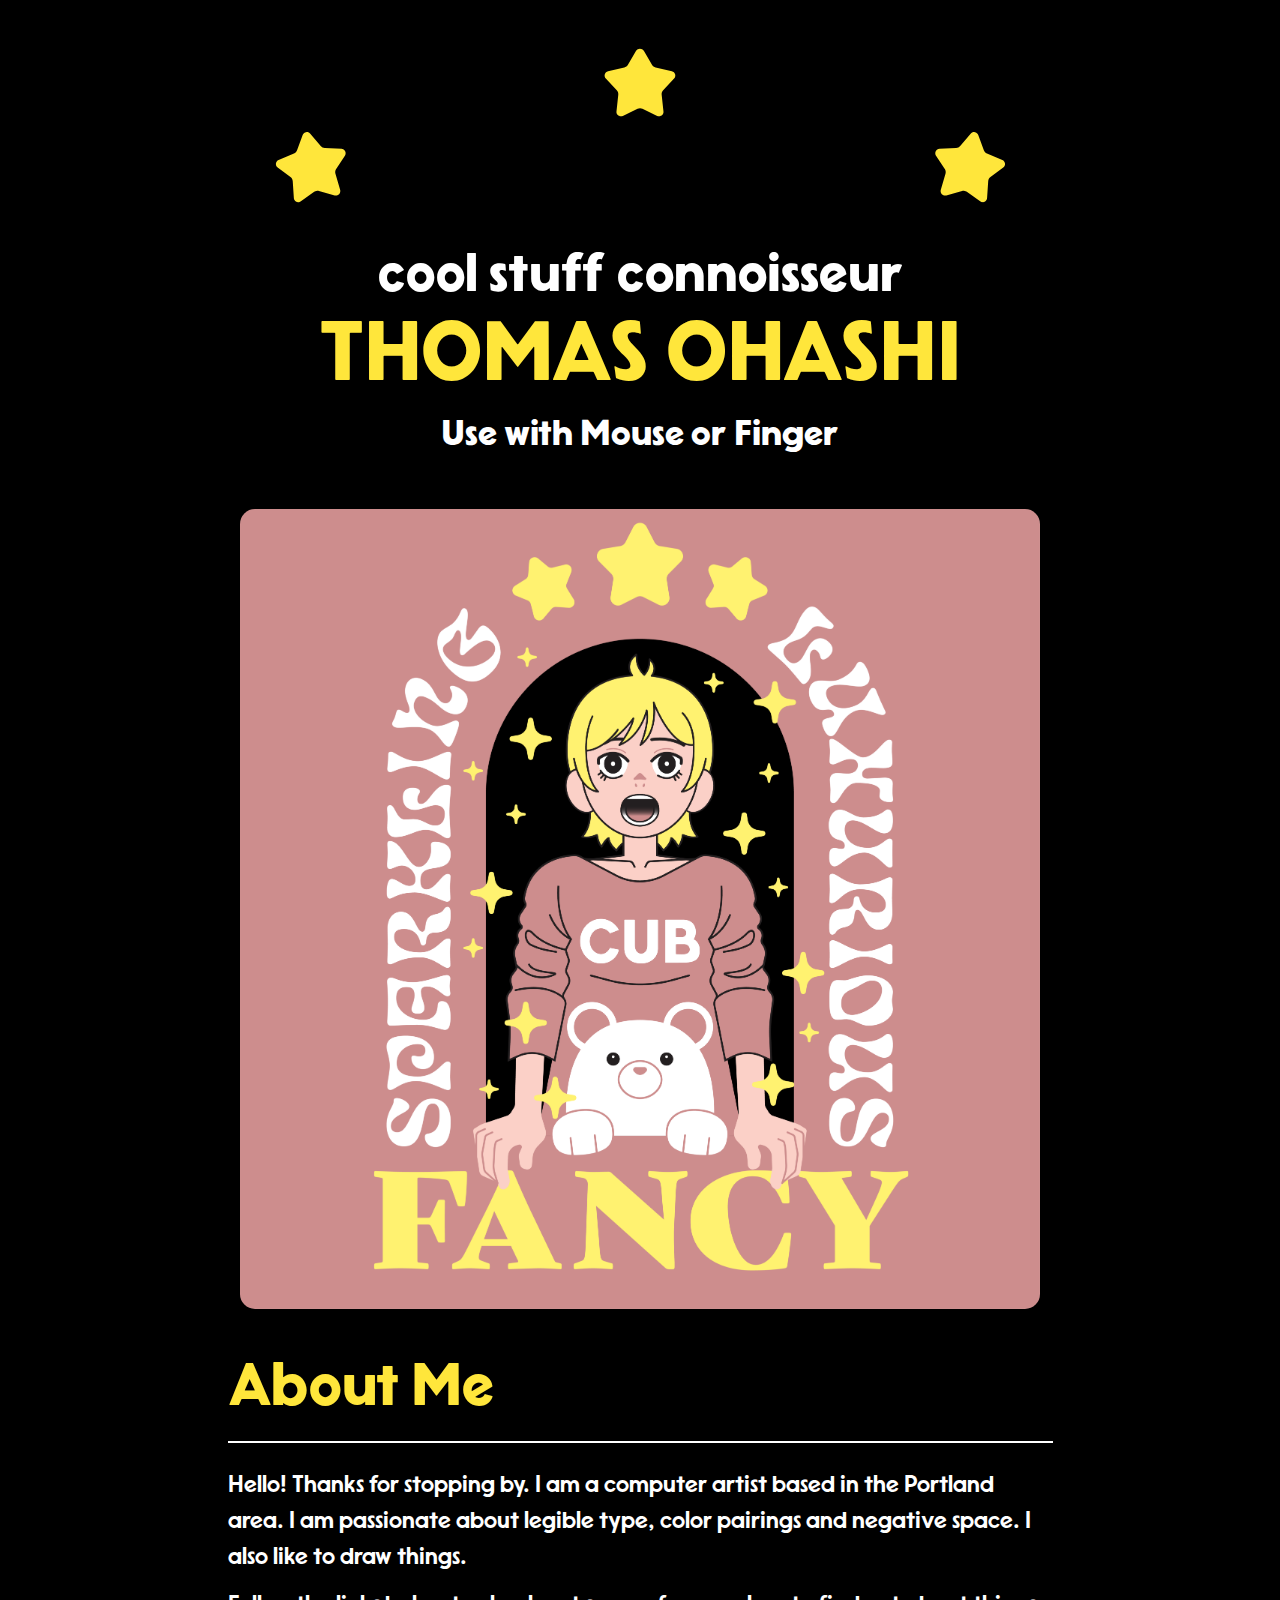
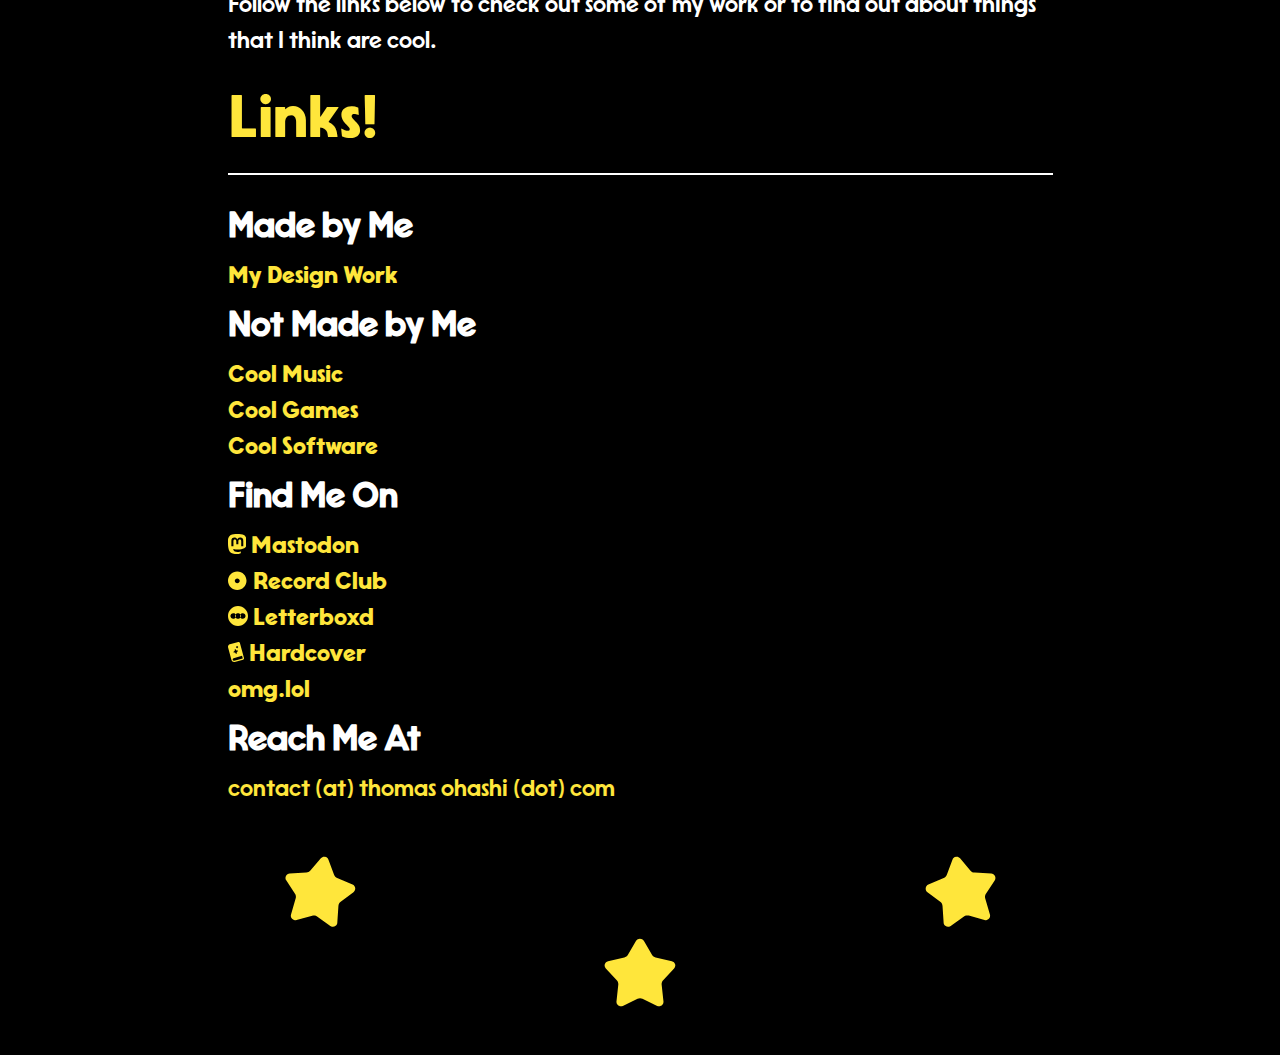
<file: index.html>
<!DOCTYPE html>
<html lang="en-US">
	<link rel="stylesheet" type="text/css" href="page styles/style.css" />
	<link rel="stylesheet" type="text/css" href="page styles/yellow.css" />
	<head>
		<meta charset="utf-8" />
		<meta name="viewport" content="width=device-width, initial-scale=1">
		<title>Thomas Ohashi - Home Page</title>
	</head>
	<body>
		<header>
			<div class="starbox" id="starbox1">
				<ul>
					<!-- Stars -->
					<li>
						<svg class="star" id="star1" viewBox="0 0 238.5 228.4">
							<path d="M182.6,226.4c-2.2,0-4.4-.5-6.4-1.5l-48.8-23.4c-2.5-1.2-5.3-1.8-8.1-1.8s-5.6.6-8.1,1.8l-48.8,23.4c-2,1-4.2,1.5-6.4,1.5-4.2,0-8.2-1.8-11.1-5-2.8-3.1-4.1-7.2-3.6-11.4l6-55.3c.6-5.5-1.2-10.9-5-14.9L6,101.4c-3.7-3.9-4.9-9.3-3.4-14.4,1.6-5.1,5.6-8.9,10.8-10.1l53.9-12.4c5-1.2,9.4-4.4,12-8.8l27-46.2c2.7-4.6,7.5-7.3,12.8-7.3s10.1,2.7,12.8,7.3l27,46.2c2.6,4.5,7,7.7,12,8.8l53.9,12.4c5.2,1.2,9.3,5,10.8,10.1s.3,10.5-3.4,14.4l-36.2,38.4c-3.8,4-5.6,9.4-5,14.9l6,55.3c.5,4.2-.8,8.3-3.6,11.4-2.8,3.2-6.9,5-11.1,5h0Z" />
						</svg>
					</li>
					<li>
						<svg class="star" id="star2" viewBox="0 0 238.5 228.4">
							<path d="M182.6,226.4c-2.2,0-4.4-.5-6.4-1.5l-48.8-23.4c-2.5-1.2-5.3-1.8-8.1-1.8s-5.6.6-8.1,1.8l-48.8,23.4c-2,1-4.2,1.5-6.4,1.5-4.2,0-8.2-1.8-11.1-5-2.8-3.1-4.1-7.2-3.6-11.4l6-55.3c.6-5.5-1.2-10.9-5-14.9L6,101.4c-3.7-3.9-4.9-9.3-3.4-14.4,1.6-5.1,5.6-8.9,10.8-10.1l53.9-12.4c5-1.2,9.4-4.4,12-8.8l27-46.2c2.7-4.6,7.5-7.3,12.8-7.3s10.1,2.7,12.8,7.3l27,46.2c2.6,4.5,7,7.7,12,8.8l53.9,12.4c5.2,1.2,9.3,5,10.8,10.1s.3,10.5-3.4,14.4l-36.2,38.4c-3.8,4-5.6,9.4-5,14.9l6,55.3c.5,4.2-.8,8.3-3.6,11.4-2.8,3.2-6.9,5-11.1,5h0Z" />
						</svg>
					</li>
					<li>
						<svg class="star" id="star3" viewBox="0 0 238.5 228.4">
							<path d="M182.6,226.4c-2.2,0-4.4-.5-6.4-1.5l-48.8-23.4c-2.5-1.2-5.3-1.8-8.1-1.8s-5.6.6-8.1,1.8l-48.8,23.4c-2,1-4.2,1.5-6.4,1.5-4.2,0-8.2-1.8-11.1-5-2.8-3.1-4.1-7.2-3.6-11.4l6-55.3c.6-5.5-1.2-10.9-5-14.9L6,101.4c-3.7-3.9-4.9-9.3-3.4-14.4,1.6-5.1,5.6-8.9,10.8-10.1l53.9-12.4c5-1.2,9.4-4.4,12-8.8l27-46.2c2.7-4.6,7.5-7.3,12.8-7.3s10.1,2.7,12.8,7.3l27,46.2c2.6,4.5,7,7.7,12,8.8l53.9,12.4c5.2,1.2,9.3,5,10.8,10.1s.3,10.5-3.4,14.4l-36.2,38.4c-3.8,4-5.6,9.4-5,14.9l6,55.3c.5,4.2-.8,8.3-3.6,11.4-2.8,3.2-6.9,5-11.1,5h0Z" />
						</svg>
					</li>
				</ul>
			</div>
			<span id="preheader">cool stuff connoisseur</span>
			<h1 id="mainheader">
				THOMAS OHASHI
			</h1>
			<span id="postheader">Use with Mouse or Finger</span>
			<div class="headerimage">
				<img src="images/Fancy.png" alt="Illustration: A girl and her stuffed bear look out a window at twinkling lights. Text: Sparkling, Luxurious, Fancy." />
			</div>
		</header>
		<div class="section">
			<h2>About Me</h2>
			<hr>
			<p>Hello! Thanks for stopping by. I am a computer artist based in the Portland area. I am passionate about legible type, color pairings and negative space. I also like to draw things.</p>
			<p>Follow the links below to check out some of my work or to find out about things that I think are cool.</p>
		</div>
		<footer>
			<h2>Links!</h2>
			<hr>
			<h3>Made by Me</h3>
			<ul>
				<li>
					<a href="work.html">My Design Work</a>
				</li>
			</ul>
			<h3>Not Made by Me</h3>
			<ul>
				<li>
					<a href="music.html">Cool Music</a>
				</li>
				<li>
					<a href="games.html">Cool Games</a>
				</li>
				<li>
					<a href="software.html">Cool Software</a>
				</li>
			</ul>
			<h3>Find Me On</h3>
			<ul>
				<li>
					<a href="https://social.lol/@thomasohashi">
						<svg class="icon" viewBox="0 0 173.1 185.6">
							<path d="M173.1,60.9c0-40.3-26.4-52.1-26.4-52.1C133.4,2.8,110.6.2,86.9,0h-.6c-23.7.2-46.6,2.8-59.9,8.9C26.4,8.9,0,20.7,0,60.9s-.2,20.2.1,31.9c1,39.4,7.2,78.2,43.6,87.8,16.8,4.4,31.2,5.4,42.8,4.7,21-1.2,32.9-7.5,32.9-7.5l-.7-15.3s-15,4.7-31.9,4.2c-16.7-.6-34.4-1.8-37.1-22.4-.2-1.8-.4-3.7-.4-5.8,0,0,16.4,4,37.3,5,12.7.6,24.7-.7,36.8-2.2,23.3-2.8,43.5-17.1,46-30.2,4-20.6,3.7-50.3,3.7-50.3ZM142,112.8h-19.3v-47.3c0-10-4.2-15-12.6-15s-13.9,6-13.9,17.9v25.9h-19.2v-25.9c0-11.9-4.7-17.9-13.9-17.9s-12.6,5.1-12.6,15v47.3h-19.3v-48.8c0-10,2.5-17.9,7.6-23.7,5.3-5.9,12.1-8.9,20.7-8.9s17.4,3.8,22.3,11.4l4.8,8.1,4.8-8.1c4.9-7.6,12.4-11.4,22.3-11.4s15.4,3,20.7,8.9c5.1,5.9,7.6,13.8,7.6,23.7v48.8Z"/>
						</svg>
						<span>Mastodon</span>
					</a>
				</li>
				<li>
					<a href="https://record.club/thomasohashi">
						<svg class="icon" viewBox="0 0 25 25">
							<path d="M11.5745 1.84851C5.1817 1.84851 0 7.03021 0 13.423C0 19.8158 5.1817 25 11.5745 25C17.9673 25 23.149 19.8183 23.149 13.423C23.149 7.0277 17.9698 1.84851 11.5745 1.84851ZM11.5745 16.671C9.86739 16.671 8.48258 15.2862 8.48258 13.5791C8.48258 11.872 9.86739 10.4872 11.5745 10.4872C13.2816 10.4872 14.6664 11.872 14.6664 13.5791C14.6664 15.2862 13.2816 16.671 11.5745 16.671Z" />
						</svg>
						<span>Record Club</span>
					</a>
				</li>
				<li>
					<a href="https://letterboxd.com/thomasohashi/">
						<svg class="icon" viewBox="0 0 500 500">
							<path d="M250,0C111.9,0,0,111.9,0,250s111.9,250,250,250,250-111.9,250-250S388.1,0,250,0ZM131.1,320c-38.7,0-70.1-31.3-70.1-70s31.4-70,70.1-70,47.1,13.2,59.5,33c-6.7,10.7-10.6,23.4-10.6,37s3.9,26.3,10.6,37c-12.4,19.8-34.4,33-59.5,33ZM250,320c-25.1,0-47.1-13.2-59.5-33,6.7-10.7,10.6-23.4,10.6-37s-3.9-26.3-10.6-37c12.4-19.8,34.4-33,59.5-33s47.1,13.2,59.5,33c-6.7,10.7-10.6,23.4-10.6,37s3.9,26.3,10.6,37c-12.4,19.8-34.4,33-59.5,33ZM368.9,320c-25.1,0-47.1-13.2-59.5-33,6.7-10.7,10.6-23.4,10.6-37s-3.9-26.3-10.6-37c12.4-19.8,34.4-33,59.5-33,38.7,0,70.1,31.3,70.1,70s-31.4,70-70.1,70Z"/>
						</svg>
						<span>Letterboxd</span>
					</a>
				</li>
				<li>
					<a href="https://hardcover.app/@thomasohashi">
						<svg class="icon" viewBox="0 0 50.9 63.6">
							<path d="M50.8,51.1l-1-3.8h0s-2.2-8.1-2.2-8.1h0s0,0,0,0L37.9,3.1c-.6-2.2-2.9-3.5-5.1-2.9L6.1,7.3c0,0,0,0-.1,0h0C1.7,8.5-.9,12.9.3,17.1l10.5,39.3s0,0,0,0l.3,1s0,0,0,0h0s0,0,0,0c1.2,4.4,5.8,7,10.2,5.9l26.6-7.1c2.2-.6,3.5-2.9,2.9-5.1ZM26.1,15.7l.5-.4c.3-.2.5-.6.5-1v-.5c.1-1.2,1.7-1.7,2.4-.6l.3.4c.2.3.6.5.9.6h.6c1.2.2,1.6,1.7.6,2.4l-.5.4c-.3.2-.5.6-.5,1v.5c-.1,1.2-1.7,1.7-2.4.6l-.3-.4c-.2-.3-.6-.5-.9-.6h-.6c-1.2-.2-1.6-1.7-.6-2.4ZM17.7,30.8l3.1-2.2c.3-.2.5-.6.5-1l.3-3.7c.1-1.2,1.7-1.7,2.4-.6l2.1,3.1c.2.3.6.5.9.6l3.8.4c1.2.1,1.6,1.7.6,2.4l-3.1,2.2c-.3.2-.5.6-.5,1l-.3,3.7c-.1,1.2-1.7,1.7-2.4.6l-2.1-3.1c-.2-.3-.6-.5-.9-.6l-3.8-.4c-1.2-.1-1.6-1.7-.6-2.4ZM20,59.3c-2.2.6-4.5-.7-5.1-2.9-.6-2.2.7-4.5,2.9-5.1l26.8-7.2h.2s2.1,8,2.1,8l-26.9,7.2Z"/>
						</svg>
						<span>Hardcover</span>
					</a>
				</li>
				<li>
					<a href="https://thomasohashi.omg.lol">
						omg.lol
					</a>
				</li>
			</ul>
			<h3>Reach Me At</h3>
			<span id="email">contact (at) thomas ohashi (dot) com </span>
			<div class="starbox" id="starbox2">
				<ul>
					<!-- Stars -->
					<li>
						<svg class="star" id="star4" viewBox="0 0 238.5 228.4">
							<path d="M182.6,226.4c-2.2,0-4.4-.5-6.4-1.5l-48.8-23.4c-2.5-1.2-5.3-1.8-8.1-1.8s-5.6.6-8.1,1.8l-48.8,23.4c-2,1-4.2,1.5-6.4,1.5-4.2,0-8.2-1.8-11.1-5-2.8-3.1-4.1-7.2-3.6-11.4l6-55.3c.6-5.5-1.2-10.9-5-14.9L6,101.4c-3.7-3.9-4.9-9.3-3.4-14.4,1.6-5.1,5.6-8.9,10.8-10.1l53.9-12.4c5-1.2,9.4-4.4,12-8.8l27-46.2c2.7-4.6,7.5-7.3,12.8-7.3s10.1,2.7,12.8,7.3l27,46.2c2.6,4.5,7,7.7,12,8.8l53.9,12.4c5.2,1.2,9.3,5,10.8,10.1s.3,10.5-3.4,14.4l-36.2,38.4c-3.8,4-5.6,9.4-5,14.9l6,55.3c.5,4.2-.8,8.3-3.6,11.4-2.8,3.2-6.9,5-11.1,5h0Z" />
						</svg>
					</li>
					<li>
						<svg class="star" id="star5" viewBox="0 0 238.5 228.4">
							<path d="M182.6,226.4c-2.2,0-4.4-.5-6.4-1.5l-48.8-23.4c-2.5-1.2-5.3-1.8-8.1-1.8s-5.6.6-8.1,1.8l-48.8,23.4c-2,1-4.2,1.5-6.4,1.5-4.2,0-8.2-1.8-11.1-5-2.8-3.1-4.1-7.2-3.6-11.4l6-55.3c.6-5.5-1.2-10.9-5-14.9L6,101.4c-3.7-3.9-4.9-9.3-3.4-14.4,1.6-5.1,5.6-8.9,10.8-10.1l53.9-12.4c5-1.2,9.4-4.4,12-8.8l27-46.2c2.7-4.6,7.5-7.3,12.8-7.3s10.1,2.7,12.8,7.3l27,46.2c2.6,4.5,7,7.7,12,8.8l53.9,12.4c5.2,1.2,9.3,5,10.8,10.1s.3,10.5-3.4,14.4l-36.2,38.4c-3.8,4-5.6,9.4-5,14.9l6,55.3c.5,4.2-.8,8.3-3.6,11.4-2.8,3.2-6.9,5-11.1,5h0Z" />
						</svg>
					</li>
					<li>
						<svg class="star" id="star6" viewBox="0 0 238.5 228.4">
							<path d="M182.6,226.4c-2.2,0-4.4-.5-6.4-1.5l-48.8-23.4c-2.5-1.2-5.3-1.8-8.1-1.8s-5.6.6-8.1,1.8l-48.8,23.4c-2,1-4.2,1.5-6.4,1.5-4.2,0-8.2-1.8-11.1-5-2.8-3.1-4.1-7.2-3.6-11.4l6-55.3c.6-5.5-1.2-10.9-5-14.9L6,101.4c-3.7-3.9-4.9-9.3-3.4-14.4,1.6-5.1,5.6-8.9,10.8-10.1l53.9-12.4c5-1.2,9.4-4.4,12-8.8l27-46.2c2.7-4.6,7.5-7.3,12.8-7.3s10.1,2.7,12.8,7.3l27,46.2c2.6,4.5,7,7.7,12,8.8l53.9,12.4c5.2,1.2,9.3,5,10.8,10.1s.3,10.5-3.4,14.4l-36.2,38.4c-3.8,4-5.6,9.4-5,14.9l6,55.3c.5,4.2-.8,8.3-3.6,11.4-2.8,3.2-6.9,5-11.1,5h0Z" />
						</svg>
					</li>
				</ul>
			</div>
		</footer>
	</body>
</html>
</file>
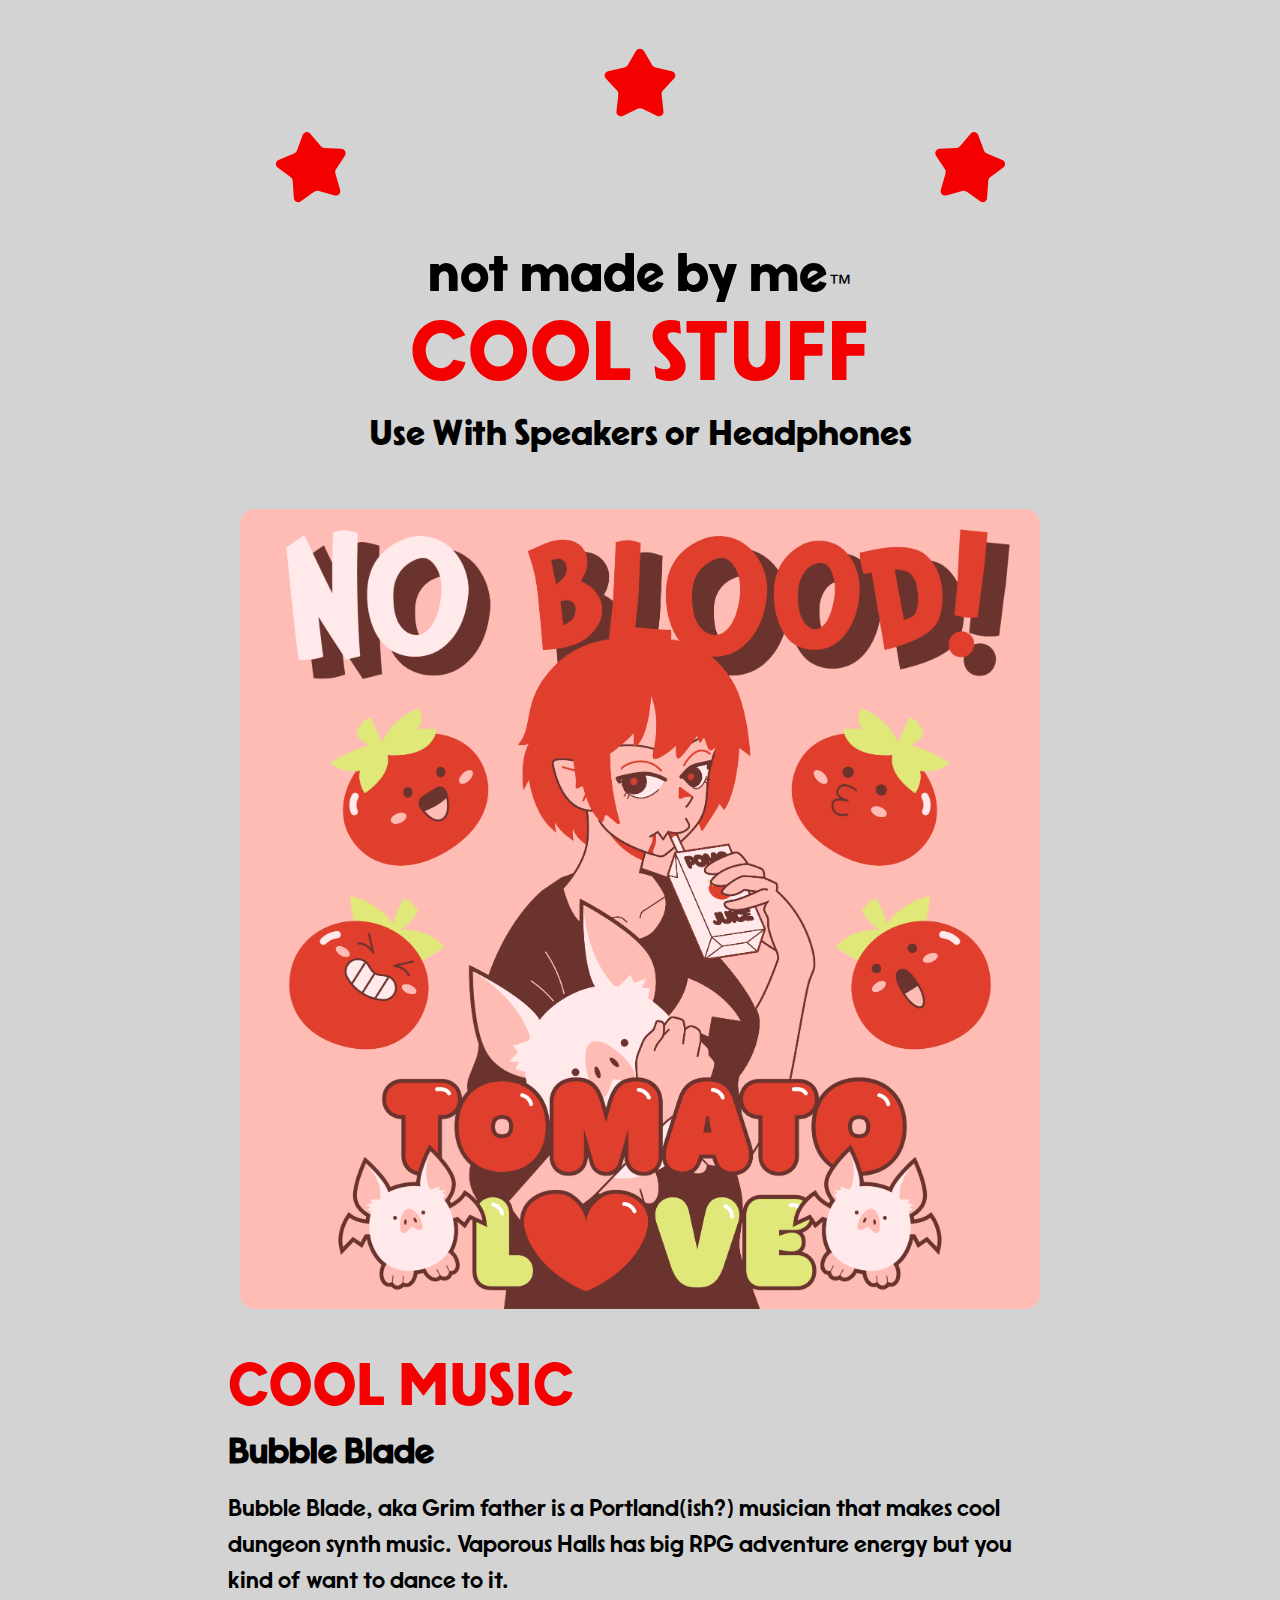
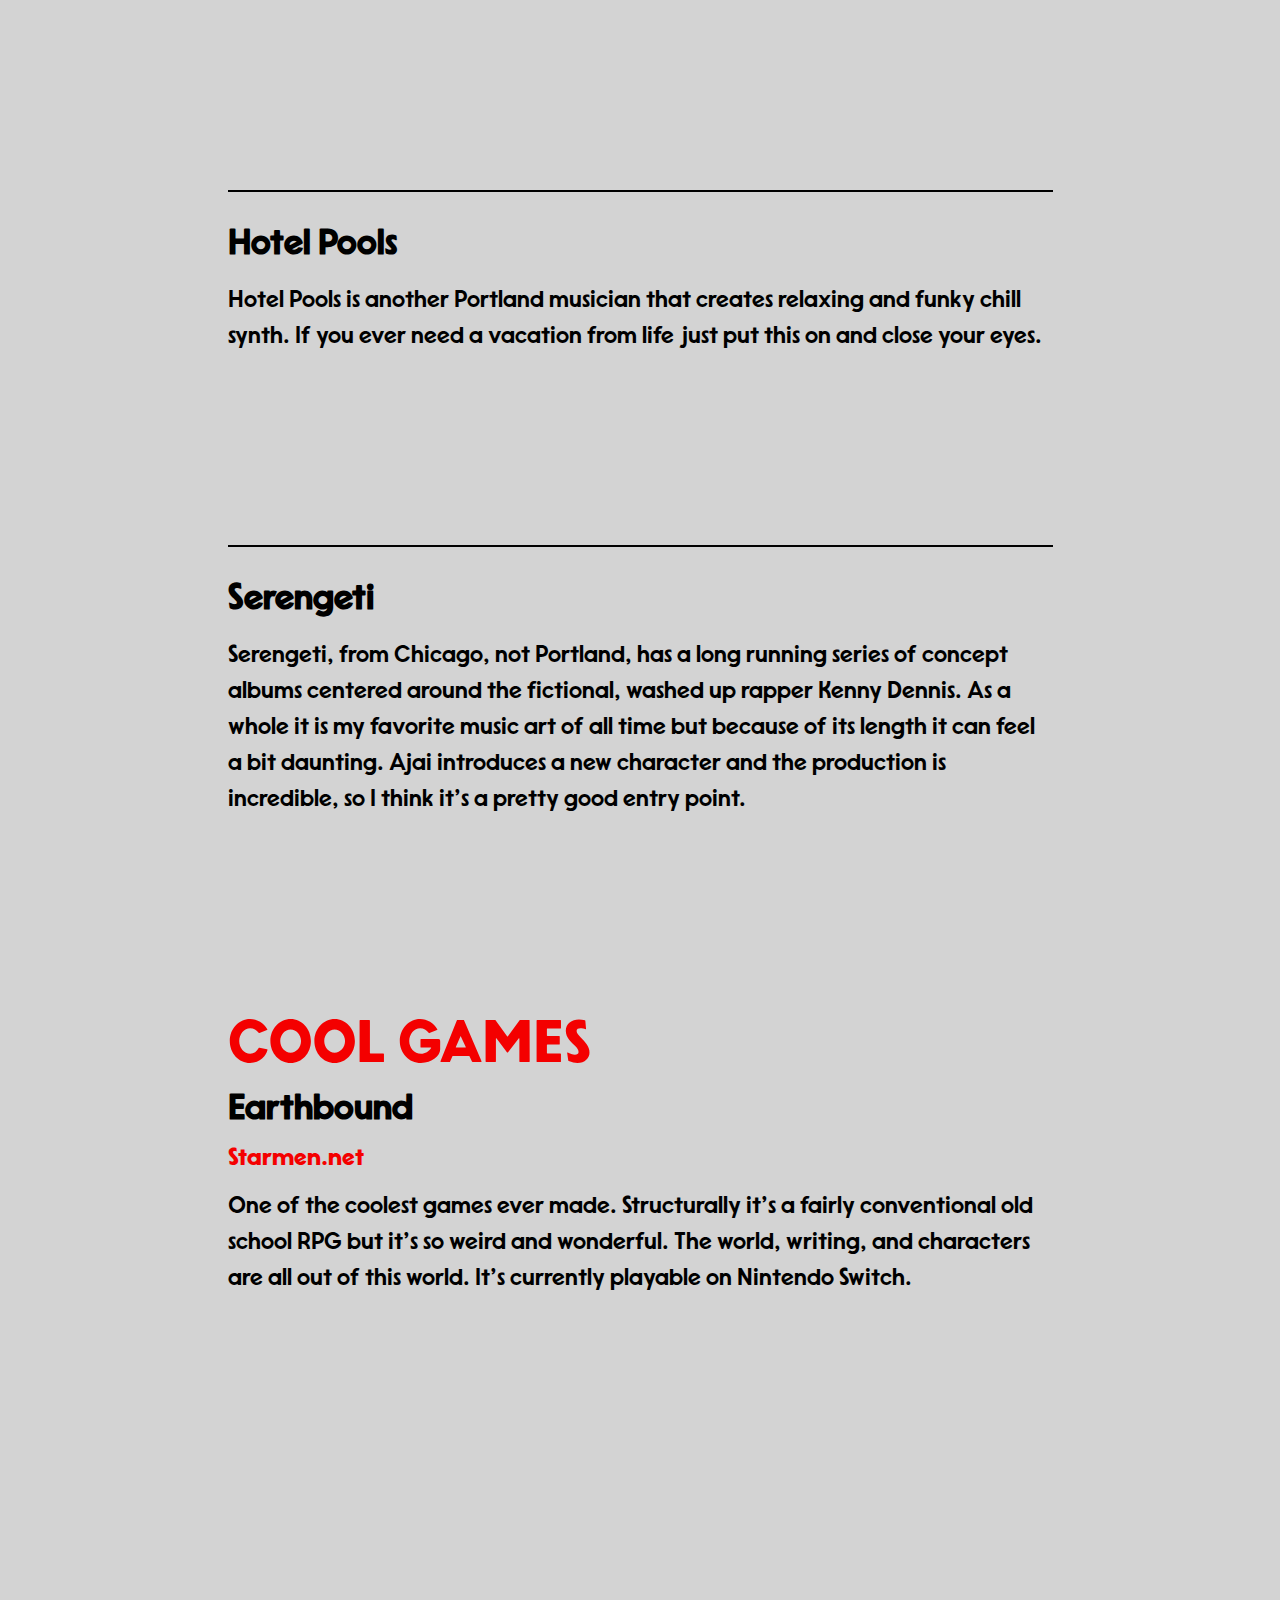
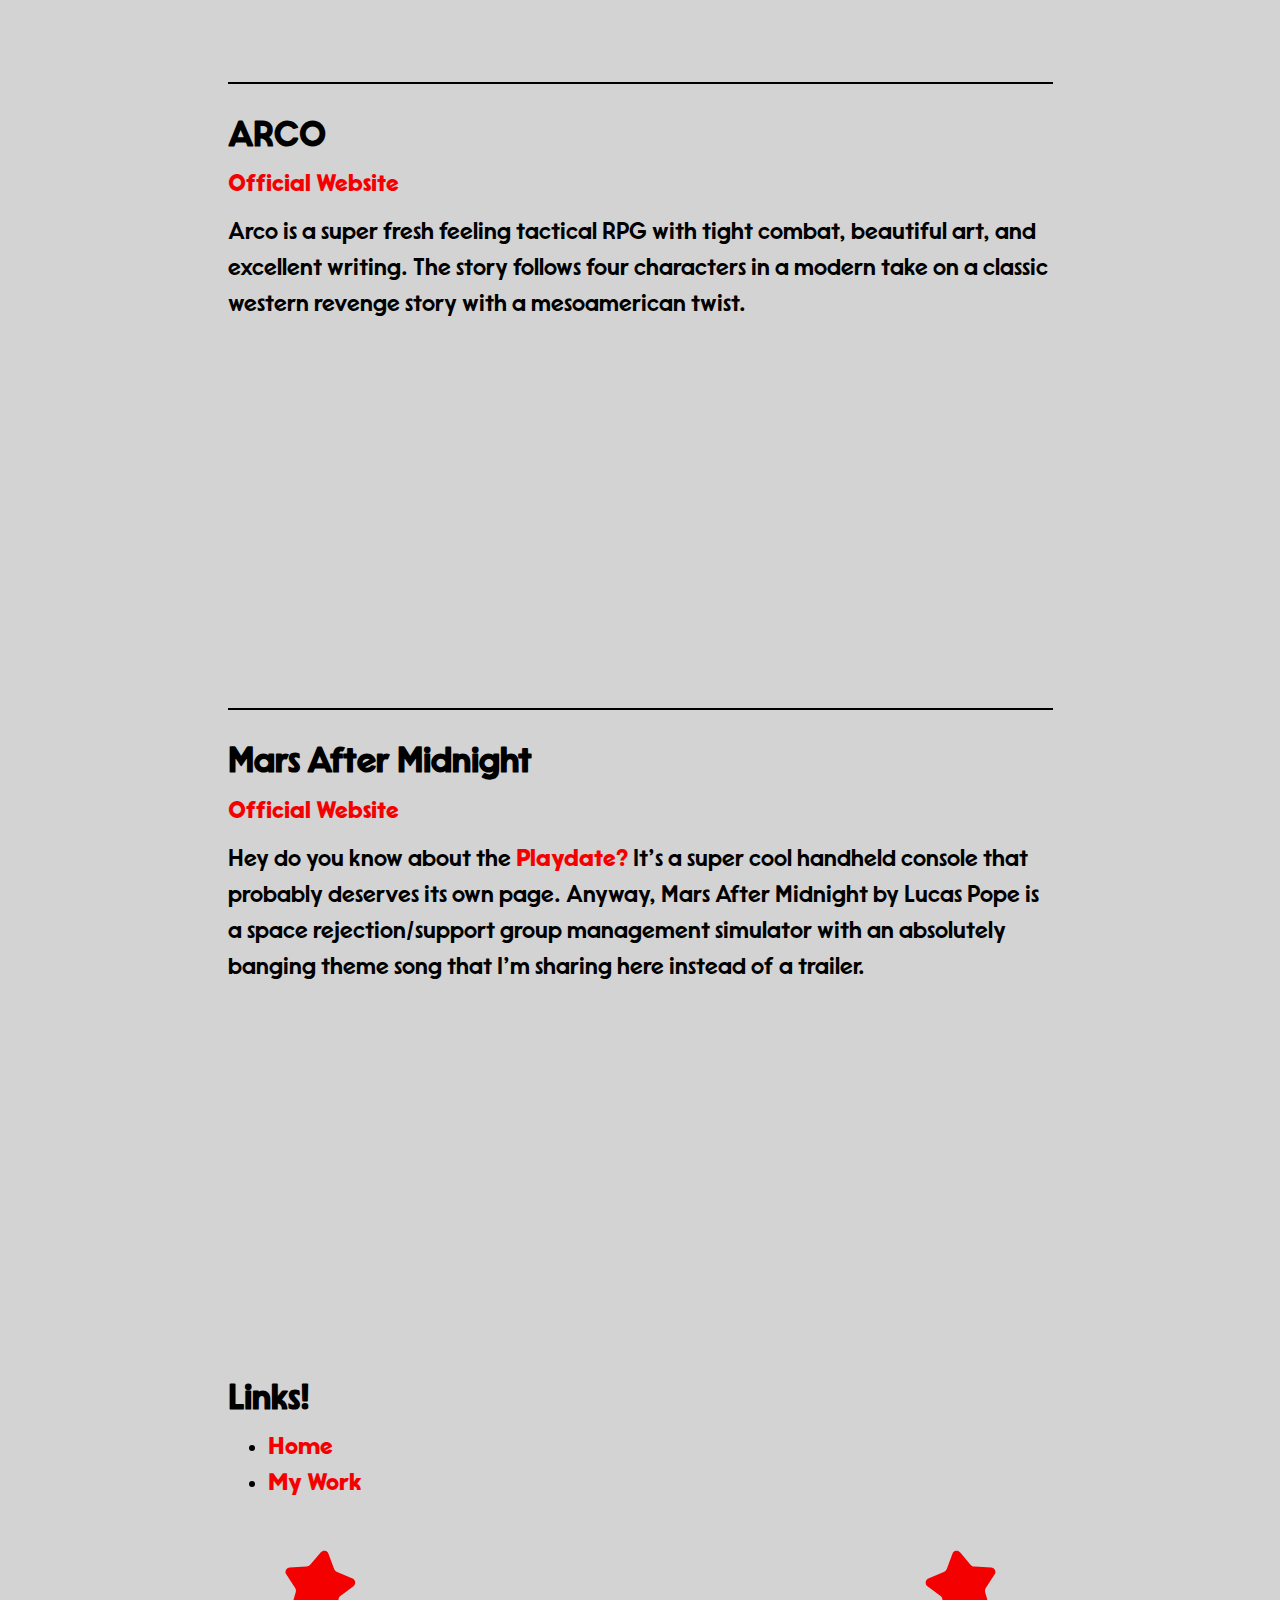
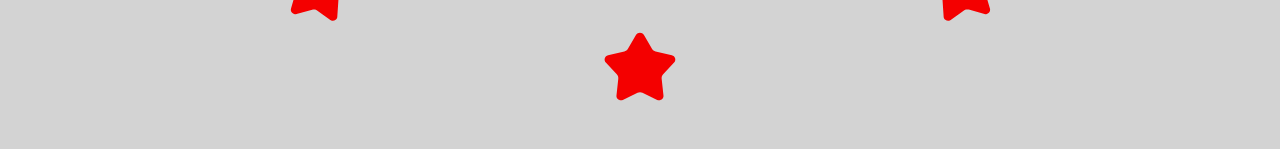
<file: cool.html>
<!DOCTYPE html>
<html lang="en-US">
	<link href="page styles/style.css" rel="stylesheet" />
	<link href="page styles/red.css" rel="stylesheet" />
	<head>
		<meta charset="utf-8" />
		<meta name="viewport" content="width=device-width, initial-scale=1">
	</head>
	<body>
		<header>
			<div class="starbox" id="starbox1">
				<ul>
					<!-- Stars -->
					<li>
						<svg class="star" id="star1" viewBox="0 0 238.5 228.4">
							<path d="M182.6,226.4c-2.2,0-4.4-.5-6.4-1.5l-48.8-23.4c-2.5-1.2-5.3-1.8-8.1-1.8s-5.6.6-8.1,1.8l-48.8,23.4c-2,1-4.2,1.5-6.4,1.5-4.2,0-8.2-1.8-11.1-5-2.8-3.1-4.1-7.2-3.6-11.4l6-55.3c.6-5.5-1.2-10.9-5-14.9L6,101.4c-3.7-3.9-4.9-9.3-3.4-14.4,1.6-5.1,5.6-8.9,10.8-10.1l53.9-12.4c5-1.2,9.4-4.4,12-8.8l27-46.2c2.7-4.6,7.5-7.3,12.8-7.3s10.1,2.7,12.8,7.3l27,46.2c2.6,4.5,7,7.7,12,8.8l53.9,12.4c5.2,1.2,9.3,5,10.8,10.1s.3,10.5-3.4,14.4l-36.2,38.4c-3.8,4-5.6,9.4-5,14.9l6,55.3c.5,4.2-.8,8.3-3.6,11.4-2.8,3.2-6.9,5-11.1,5h0Z" />
						</svg>
					</li>
					<li>
						<svg class="star" id="star2" viewBox="0 0 238.5 228.4">
							<path d="M182.6,226.4c-2.2,0-4.4-.5-6.4-1.5l-48.8-23.4c-2.5-1.2-5.3-1.8-8.1-1.8s-5.6.6-8.1,1.8l-48.8,23.4c-2,1-4.2,1.5-6.4,1.5-4.2,0-8.2-1.8-11.1-5-2.8-3.1-4.1-7.2-3.6-11.4l6-55.3c.6-5.5-1.2-10.9-5-14.9L6,101.4c-3.7-3.9-4.9-9.3-3.4-14.4,1.6-5.1,5.6-8.9,10.8-10.1l53.9-12.4c5-1.2,9.4-4.4,12-8.8l27-46.2c2.7-4.6,7.5-7.3,12.8-7.3s10.1,2.7,12.8,7.3l27,46.2c2.6,4.5,7,7.7,12,8.8l53.9,12.4c5.2,1.2,9.3,5,10.8,10.1s.3,10.5-3.4,14.4l-36.2,38.4c-3.8,4-5.6,9.4-5,14.9l6,55.3c.5,4.2-.8,8.3-3.6,11.4-2.8,3.2-6.9,5-11.1,5h0Z" />
						</svg>
					</li>
					<li>
						<svg class="star" id="star3" viewBox="0 0 238.5 228.4">
							<path d="M182.6,226.4c-2.2,0-4.4-.5-6.4-1.5l-48.8-23.4c-2.5-1.2-5.3-1.8-8.1-1.8s-5.6.6-8.1,1.8l-48.8,23.4c-2,1-4.2,1.5-6.4,1.5-4.2,0-8.2-1.8-11.1-5-2.8-3.1-4.1-7.2-3.6-11.4l6-55.3c.6-5.5-1.2-10.9-5-14.9L6,101.4c-3.7-3.9-4.9-9.3-3.4-14.4,1.6-5.1,5.6-8.9,10.8-10.1l53.9-12.4c5-1.2,9.4-4.4,12-8.8l27-46.2c2.7-4.6,7.5-7.3,12.8-7.3s10.1,2.7,12.8,7.3l27,46.2c2.6,4.5,7,7.7,12,8.8l53.9,12.4c5.2,1.2,9.3,5,10.8,10.1s.3,10.5-3.4,14.4l-36.2,38.4c-3.8,4-5.6,9.4-5,14.9l6,55.3c.5,4.2-.8,8.3-3.6,11.4-2.8,3.2-6.9,5-11.1,5h0Z" />
						</svg>
					</li>
				</ul>
			</div>
			<span id="preheader">not made by me</span><span id="trademark">™</span>
			<h1 id="mainheader">
				COOL STUFF
			</h1>
			<span id="postheader">Use With Speakers or Headphones</span>
			<div class="headerimage">
				<img src="images/Tomato.png" alt="No Blood, Tomato Love text with short haired vampire girl drinking tomato juice and holding a stuffed bat with floating tomato emoji surrounding her" />
			</div>
		</header>
		<div class="section">
			<h2>COOL MUSIC</h2>
			<h3>Bubble Blade</h3>
			<p>Bubble Blade, aka Grim father is a Portland(ish?) musician that makes cool dungeon synth music. Vaporous Halls has big RPG adventure energy but you kind of want to dance to it.</p>
			<iframe class="bandcamp" style="border: 0; width: 100%; height: 120px;" src="https://bandcamp.com/EmbeddedPlayer/album=2985018151/size=large/bgcol=ffffff/linkcol=0687f5/tracklist=false/artwork=small/transparent=true/" seamless><a href="https://weregnomerecords.bandcamp.com/album/vaporous-halls">Vaporous Halls by Bubble Blade</a></iframe>
			<hr>
			<h3>Hotel Pools</h3>
			<p>Hotel Pools is another Portland musician that creates relaxing and funky chill synth. If you ever need a vacation from life just put this on and close your eyes.</p>
			<iframe class="bandcamp" style="border: 0; width: 100%; height: 120px;" src="https://bandcamp.com/EmbeddedPlayer/album=826655017/size=large/bgcol=ffffff/linkcol=0687f5/tracklist=false/artwork=small/transparent=true/" seamless><a href="https://hotelpoolsmusic.bandcamp.com/album/filo-3">FiLo by Hotel Pools</a></iframe>
			<hr>
			<h3>Serengeti</h3>
			<p>Serengeti, from Chicago, not Portland, has a long running series of concept albums centered around the fictional, washed up rapper Kenny Dennis. As a whole it is my favorite music art of all time but because of its length it can feel a bit daunting. Ajai introduces a new character and the production is incredible, so I think it's a pretty good entry point.</p>
			<iframe class="bandcamp" style="border: 0; width: 100%; height: 120px;" src="https://bandcamp.com/EmbeddedPlayer/album=911420031/size=large/bgcol=ffffff/linkcol=0687f5/tracklist=false/artwork=small/transparent=true/" seamless><a href="https://kennydennis.bandcamp.com/album/ajai">AJAI by serengeti</a></iframe>
			<h2>COOL GAMES</h2>
			<h3>Earthbound</h3>
			<a href="http://starmen.net">Starmen.net</a><br />
			<p>One of the coolest games ever made. Structurally it's a fairly conventional old school RPG but it's so weird and wonderful. The world, writing, and characters are all out of this world. It's currently playable on Nintendo Switch.</p>
			<iframe class="youtube" width="560" height="315" src="https://www.youtube.com/embed/vGOEMCG2Ll4?si=zVTVHf3FjIFsYno-" title="YouTube video player" frameborder="0" allow="accelerometer; autoplay; clipboard-write; encrypted-media; gyroscope; picture-in-picture; web-share" referrerpolicy="strict-origin-when-cross-origin" allowfullscreen></iframe>
			<hr />
			<h3>ARCO</h3>
			<a href="https://arco.game">Official Website</a>
			<br />
			<p>Arco is a super fresh feeling tactical RPG with tight combat, beautiful art, and excellent writing. The story follows four characters in a modern take on a classic western revenge story with a mesoamerican twist.</p>
			<iframe class="youtube" width="560" height="315" src="https://www.youtube.com/embed/5Oft1Mwob7Q?si=s6YEJ_gyYGmnhNyJ" title="YouTube video player" frameborder="0" allow="accelerometer; autoplay; clipboard-write; encrypted-media; gyroscope; picture-in-picture; web-share" referrerpolicy="strict-origin-when-cross-origin" allowfullscreen></iframe><br>
			<hr />
			<h3>Mars After Midnight</h3>
			<a href="https://marsaftermidnight.com">Official Website</a>
			<p>Hey do you know about the <a href="https://play.date/">Playdate?</a> It's a super cool handheld console that probably deserves its own page. Anyway, Mars After Midnight by Lucas Pope is a space rejection/support group management simulator with an absolutely banging theme song that I'm sharing here instead of a trailer.</p>
			<iframe class="youtube" width="560" height="315" src="https://www.youtube.com/embed/Q7uQHc4dTz0?si=HkyPIckSLzsH2iiK" title="YouTube video player" frameborder="0" allow="accelerometer; autoplay; clipboard-write; encrypted-media; gyroscope; picture-in-picture; web-share" referrerpolicy="strict-origin-when-cross-origin" allowfullscreen></iframe>
		</div>
		<div class="section">
			<h3>Links!</h3>
			<ul>
				<li>
					<a href="index.html">Home</a>
				</li>
				<li>
					<a href="work.html">My Work</a>
				</li>
			</ul>
		</div>
		<footer>
			<div class="starbox" id="starbox2">
				<ul>
					<!-- Stars -->
					<li>
						<svg class="star" id="star4" viewBox="0 0 238.5 228.4">
							<path d="M182.6,226.4c-2.2,0-4.4-.5-6.4-1.5l-48.8-23.4c-2.5-1.2-5.3-1.8-8.1-1.8s-5.6.6-8.1,1.8l-48.8,23.4c-2,1-4.2,1.5-6.4,1.5-4.2,0-8.2-1.8-11.1-5-2.8-3.1-4.1-7.2-3.6-11.4l6-55.3c.6-5.5-1.2-10.9-5-14.9L6,101.4c-3.7-3.9-4.9-9.3-3.4-14.4,1.6-5.1,5.6-8.9,10.8-10.1l53.9-12.4c5-1.2,9.4-4.4,12-8.8l27-46.2c2.7-4.6,7.5-7.3,12.8-7.3s10.1,2.7,12.8,7.3l27,46.2c2.6,4.5,7,7.7,12,8.8l53.9,12.4c5.2,1.2,9.3,5,10.8,10.1s.3,10.5-3.4,14.4l-36.2,38.4c-3.8,4-5.6,9.4-5,14.9l6,55.3c.5,4.2-.8,8.3-3.6,11.4-2.8,3.2-6.9,5-11.1,5h0Z" />
						</svg>
					</li>
					<li>
						<svg class="star" id="star5" viewBox="0 0 238.5 228.4">
							<path d="M182.6,226.4c-2.2,0-4.4-.5-6.4-1.5l-48.8-23.4c-2.5-1.2-5.3-1.8-8.1-1.8s-5.6.6-8.1,1.8l-48.8,23.4c-2,1-4.2,1.5-6.4,1.5-4.2,0-8.2-1.8-11.1-5-2.8-3.1-4.1-7.2-3.6-11.4l6-55.3c.6-5.5-1.2-10.9-5-14.9L6,101.4c-3.7-3.9-4.9-9.3-3.4-14.4,1.6-5.1,5.6-8.9,10.8-10.1l53.9-12.4c5-1.2,9.4-4.4,12-8.8l27-46.2c2.7-4.6,7.5-7.3,12.8-7.3s10.1,2.7,12.8,7.3l27,46.2c2.6,4.5,7,7.7,12,8.8l53.9,12.4c5.2,1.2,9.3,5,10.8,10.1s.3,10.5-3.4,14.4l-36.2,38.4c-3.8,4-5.6,9.4-5,14.9l6,55.3c.5,4.2-.8,8.3-3.6,11.4-2.8,3.2-6.9,5-11.1,5h0Z" />
						</svg>
					</li>
					<li>
						<svg class="star" id="star6" viewBox="0 0 238.5 228.4">
							<path d="M182.6,226.4c-2.2,0-4.4-.5-6.4-1.5l-48.8-23.4c-2.5-1.2-5.3-1.8-8.1-1.8s-5.6.6-8.1,1.8l-48.8,23.4c-2,1-4.2,1.5-6.4,1.5-4.2,0-8.2-1.8-11.1-5-2.8-3.1-4.1-7.2-3.6-11.4l6-55.3c.6-5.5-1.2-10.9-5-14.9L6,101.4c-3.7-3.9-4.9-9.3-3.4-14.4,1.6-5.1,5.6-8.9,10.8-10.1l53.9-12.4c5-1.2,9.4-4.4,12-8.8l27-46.2c2.7-4.6,7.5-7.3,12.8-7.3s10.1,2.7,12.8,7.3l27,46.2c2.6,4.5,7,7.7,12,8.8l53.9,12.4c5.2,1.2,9.3,5,10.8,10.1s.3,10.5-3.4,14.4l-36.2,38.4c-3.8,4-5.6,9.4-5,14.9l6,55.3c.5,4.2-.8,8.3-3.6,11.4-2.8,3.2-6.9,5-11.1,5h0Z" />
						</svg>
					</li>
				</ul>
			</div>
		</footer>
	</body>
</html>
</file>
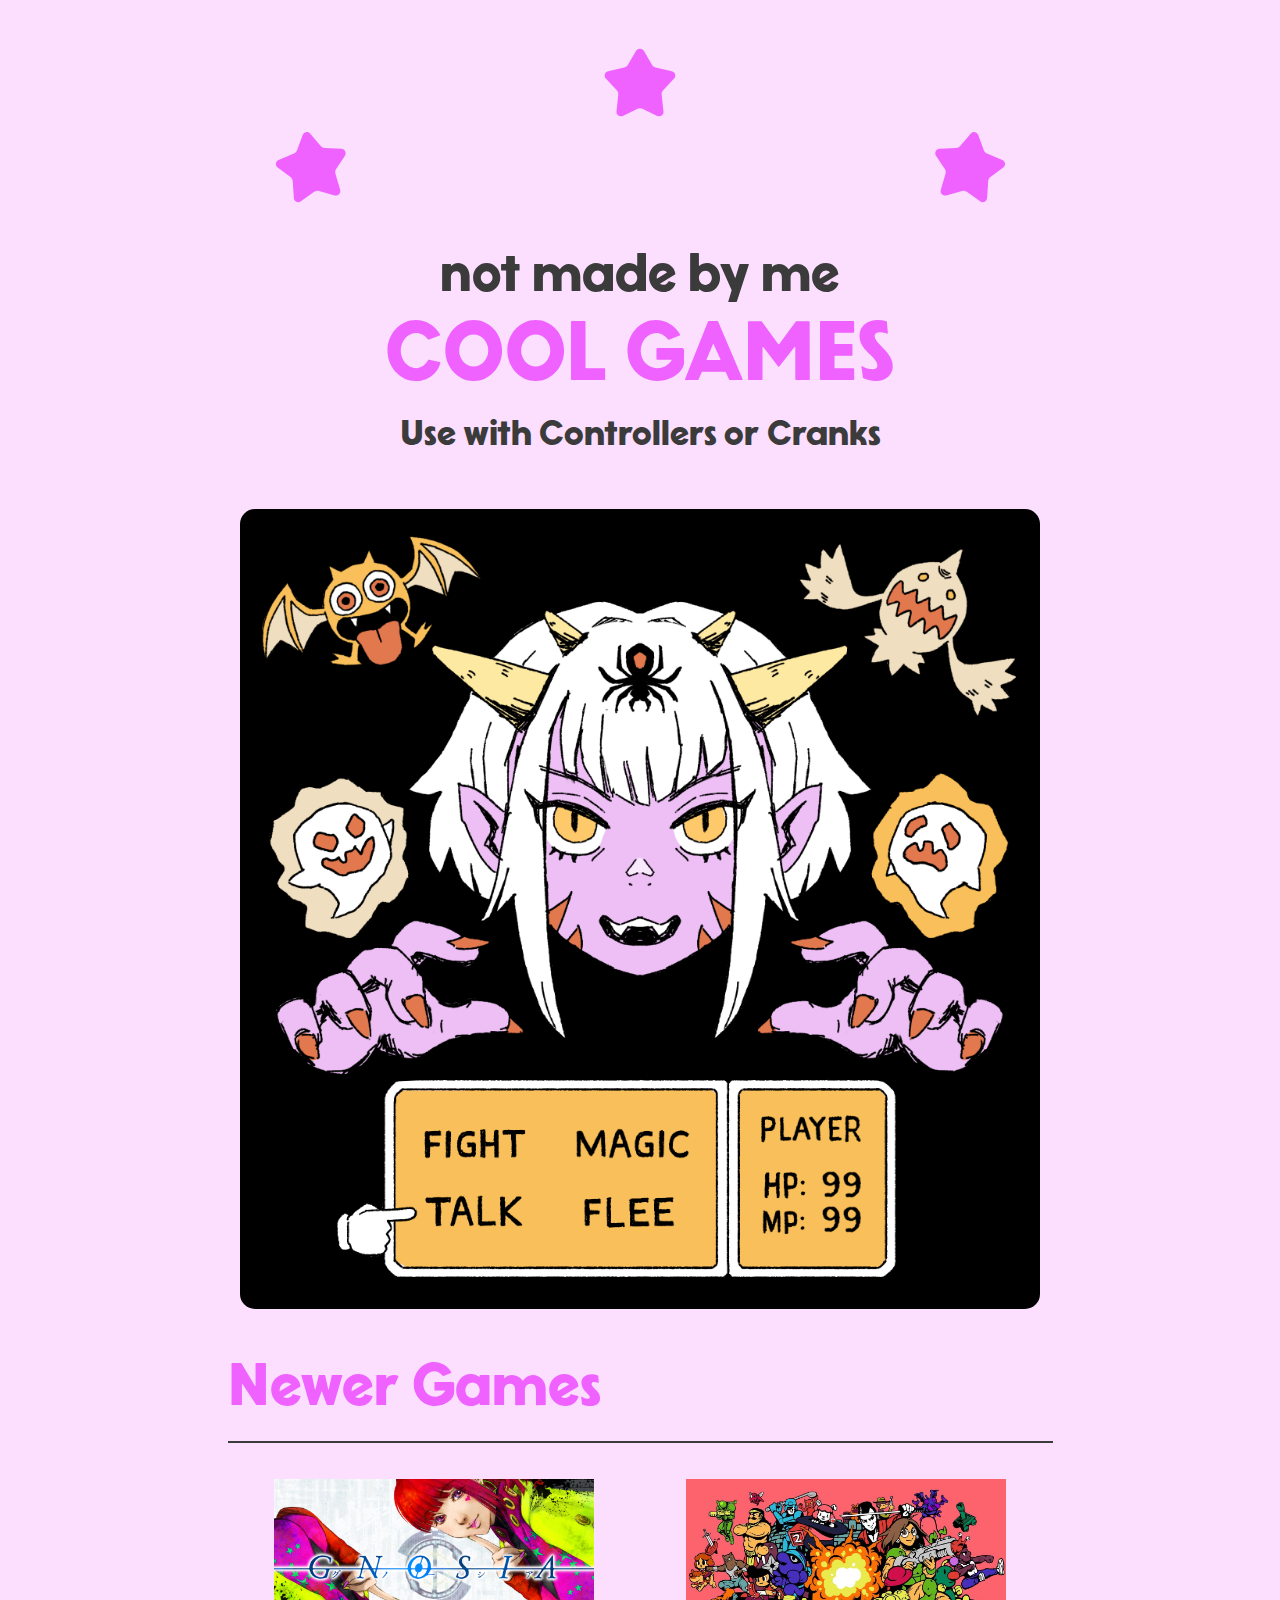
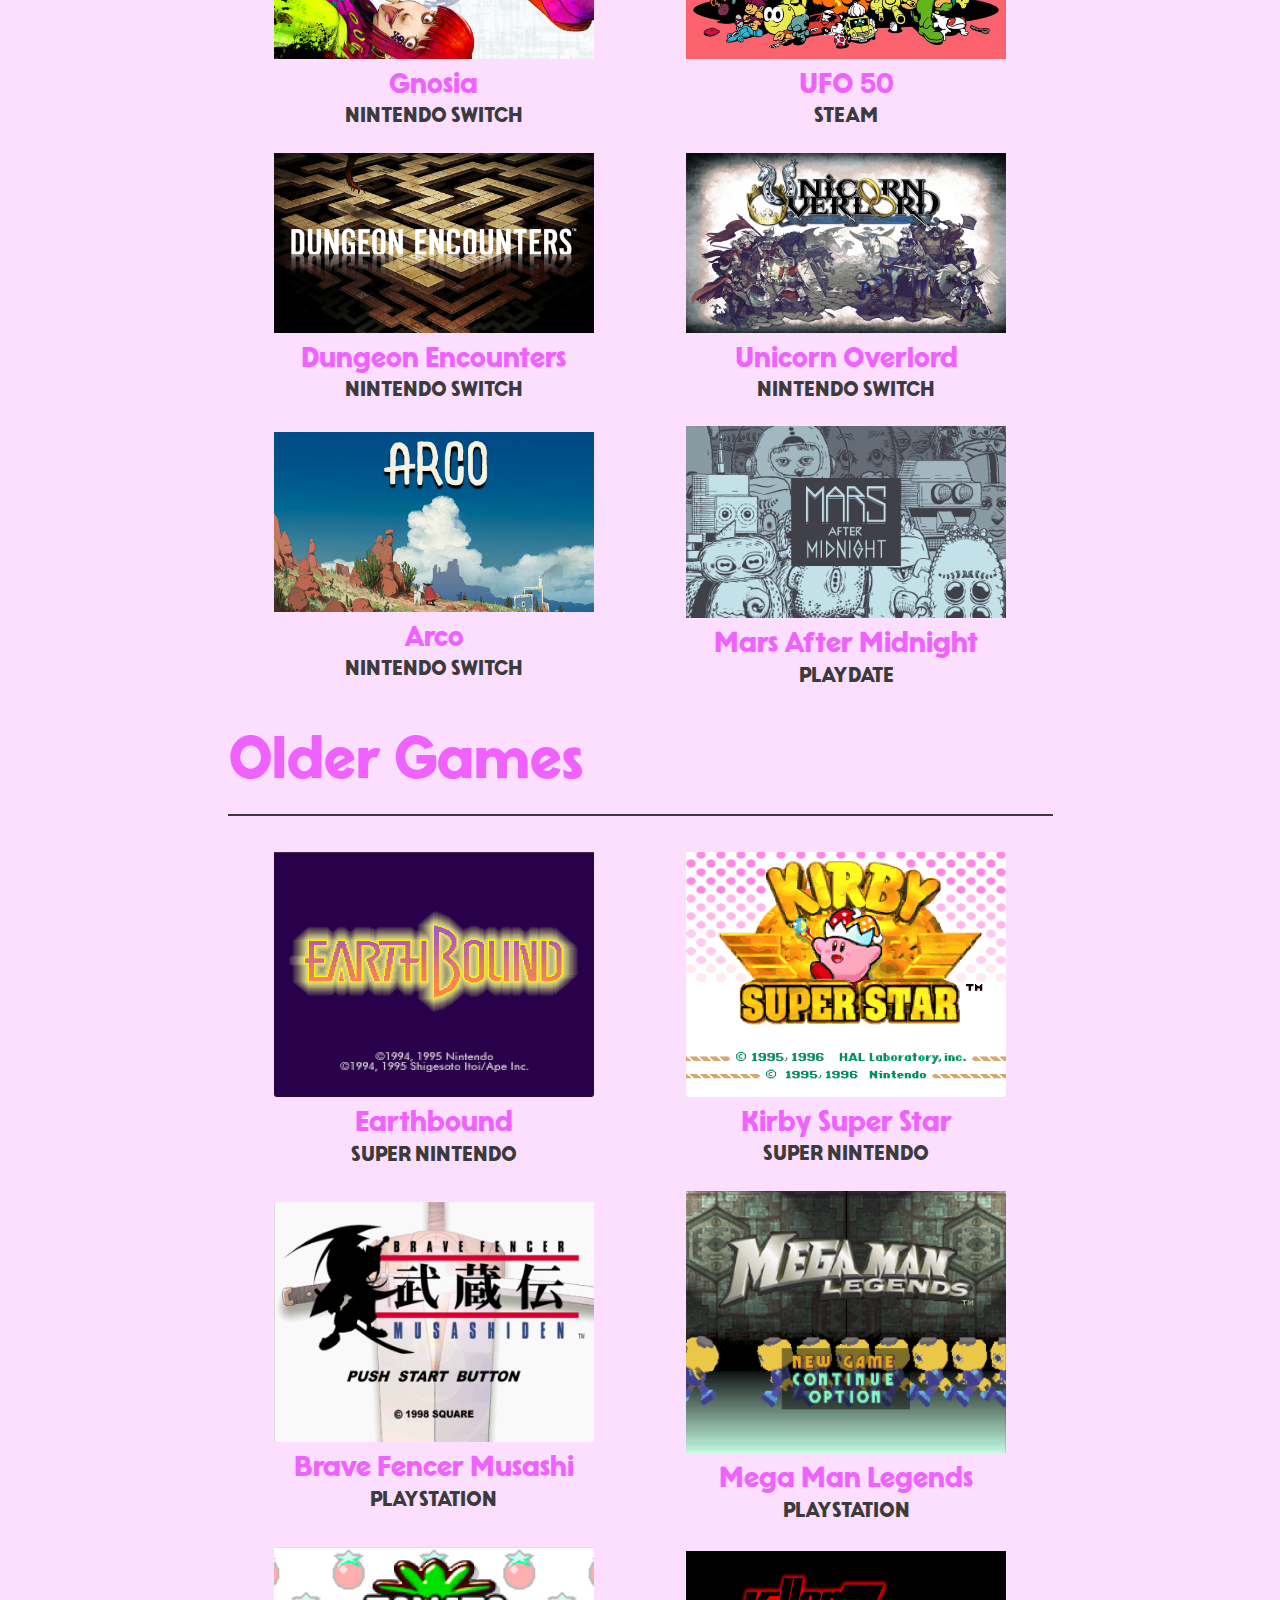
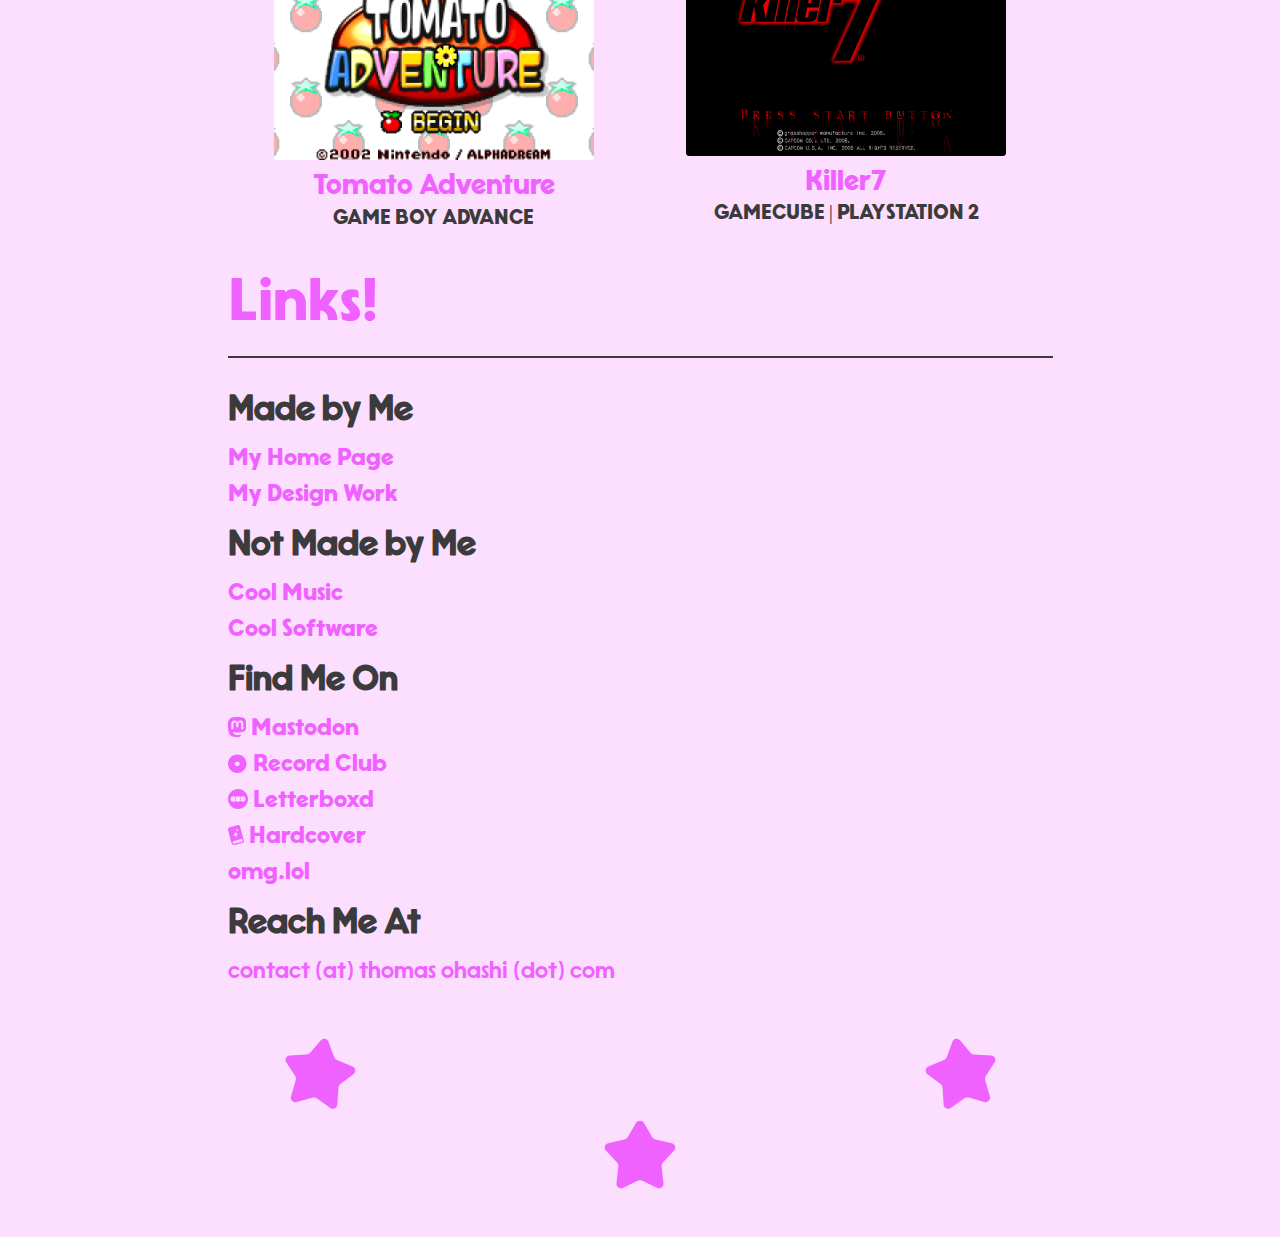
<file: games.html>
<!DOCTYPE html>
<html lang="en-US">
	<link rel="stylesheet" type="text/css" href="page styles/style.css" />
	<link rel="stylesheet" type="text/css" href="page styles/purple.css" />
	<head>
		<meta charset="utf-8" />
		<meta name="viewport" content="width=device-width, initial-scale=1">
		<title>Thomas Ohashi - Cool Games</title>
	</head>
	<body>
		<header>
			<div class="starbox" id="starbox1">
				<ul>
					<!-- Stars -->
					<li>
						<svg class="star" id="star1" viewBox="0 0 238.5 228.4">
							<path d="M182.6,226.4c-2.2,0-4.4-.5-6.4-1.5l-48.8-23.4c-2.5-1.2-5.3-1.8-8.1-1.8s-5.6.6-8.1,1.8l-48.8,23.4c-2,1-4.2,1.5-6.4,1.5-4.2,0-8.2-1.8-11.1-5-2.8-3.1-4.1-7.2-3.6-11.4l6-55.3c.6-5.5-1.2-10.9-5-14.9L6,101.4c-3.7-3.9-4.9-9.3-3.4-14.4,1.6-5.1,5.6-8.9,10.8-10.1l53.9-12.4c5-1.2,9.4-4.4,12-8.8l27-46.2c2.7-4.6,7.5-7.3,12.8-7.3s10.1,2.7,12.8,7.3l27,46.2c2.6,4.5,7,7.7,12,8.8l53.9,12.4c5.2,1.2,9.3,5,10.8,10.1s.3,10.5-3.4,14.4l-36.2,38.4c-3.8,4-5.6,9.4-5,14.9l6,55.3c.5,4.2-.8,8.3-3.6,11.4-2.8,3.2-6.9,5-11.1,5h0Z" />
						</svg>
					</li>
					<li>
						<svg class="star" id="star2" viewBox="0 0 238.5 228.4">
							<path d="M182.6,226.4c-2.2,0-4.4-.5-6.4-1.5l-48.8-23.4c-2.5-1.2-5.3-1.8-8.1-1.8s-5.6.6-8.1,1.8l-48.8,23.4c-2,1-4.2,1.5-6.4,1.5-4.2,0-8.2-1.8-11.1-5-2.8-3.1-4.1-7.2-3.6-11.4l6-55.3c.6-5.5-1.2-10.9-5-14.9L6,101.4c-3.7-3.9-4.9-9.3-3.4-14.4,1.6-5.1,5.6-8.9,10.8-10.1l53.9-12.4c5-1.2,9.4-4.4,12-8.8l27-46.2c2.7-4.6,7.5-7.3,12.8-7.3s10.1,2.7,12.8,7.3l27,46.2c2.6,4.5,7,7.7,12,8.8l53.9,12.4c5.2,1.2,9.3,5,10.8,10.1s.3,10.5-3.4,14.4l-36.2,38.4c-3.8,4-5.6,9.4-5,14.9l6,55.3c.5,4.2-.8,8.3-3.6,11.4-2.8,3.2-6.9,5-11.1,5h0Z" />
						</svg>
					</li>
					<li>
						<svg class="star" id="star3" viewBox="0 0 238.5 228.4">
							<path d="M182.6,226.4c-2.2,0-4.4-.5-6.4-1.5l-48.8-23.4c-2.5-1.2-5.3-1.8-8.1-1.8s-5.6.6-8.1,1.8l-48.8,23.4c-2,1-4.2,1.5-6.4,1.5-4.2,0-8.2-1.8-11.1-5-2.8-3.1-4.1-7.2-3.6-11.4l6-55.3c.6-5.5-1.2-10.9-5-14.9L6,101.4c-3.7-3.9-4.9-9.3-3.4-14.4,1.6-5.1,5.6-8.9,10.8-10.1l53.9-12.4c5-1.2,9.4-4.4,12-8.8l27-46.2c2.7-4.6,7.5-7.3,12.8-7.3s10.1,2.7,12.8,7.3l27,46.2c2.6,4.5,7,7.7,12,8.8l53.9,12.4c5.2,1.2,9.3,5,10.8,10.1s.3,10.5-3.4,14.4l-36.2,38.4c-3.8,4-5.6,9.4-5,14.9l6,55.3c.5,4.2-.8,8.3-3.6,11.4-2.8,3.2-6.9,5-11.1,5h0Z" />
						</svg>
					</li>
				</ul>
			</div>
			<span id="preheader">not made by me</span>
			<h1 id="mainheader">
				COOL GAMES
			</h1>
			<span id="postheader">Use with Controllers or Cranks</span>
			<div class="headerimage">
				<img src="images/Demon Queen.png" alt="Illustration: RPG style battle screen with disembodied head and hands of a demon queen and her familiars. Text: Fight, Magic, Talk, Flee." />
			</div>
		</header>
		<div class="section">
			<h2>Newer Games</h2>
			<hr>
			<div class="gallery">
				<div class="gallery-item">
					<div class="gallery-image">
						<img src="images/games/Gnosia.jpg" alt="Gnosia title" />
						<p class="gallery-extra">It's a... uh... roguelite social deduction visual novel? Best cast.</p>
					</div>
						<span class="gallery-head">Gnosia</span>
						<span class="gallery-subhead">NINTENDO SWITCH</span>
				</div>
				<div class="gallery-item">
					<div class="gallery-image">
						<img src="images/games/UFO50.jpg" alt="UFO 50 title" />
						<p class="gallery-extra">50(!) alternate history games from the 80s with modern design sensibilities. It's so cool.</p>
					</div>
						<span class="gallery-head">UFO 50</span>
						<span class="gallery-subhead">STEAM</span>
				</div>
				<div class="gallery-item">
					<div class="gallery-image">
						<img src="images/games/Dungeon Encounters.jpg" alt="Dungeon Encounters title" />
						<p class="gallery-extra">SNES era JRPG battle mechanics distilled into one of the best puzzle games I've ever played.</p>
					</div>
						<span class="gallery-head">Dungeon Encounters</span>
						<span class="gallery-subhead">NINTENDO SWITCH</span>
				</div>
				<div class="gallery-item">
					<div class="gallery-image">
						<img src="images/games/UnicornOverlord.jpg" alt="Unicorn Overlord title" />
						<p class="gallery-extra">A love letter to tactics games with one of the most addictive gameplay loops of all time.</p>
					</div>
						<span class="gallery-head">Unicorn Overlord</span>
						<span class="gallery-subhead">NINTENDO SWITCH</span>
				</div>
				<div class="gallery-item">
					<div class="gallery-image">
						<img src="images/games/Arco.jpg" alt="Arco title" />
						<p class="gallery-extra">Super stylish Mesoamerican western revenge narrative tactical game.</p>
					</div>
						<span class="gallery-head">Arco</span>
						<span class="gallery-subhead">NINTENDO SWITCH</span>
				</div>
				<div class="gallery-item">
					<div class="gallery-image">
						<img src="images/games/MarsAfterMidnight.png" alt="Mars After Midnight title" />
						<p class="gallery-extra">Martian support group manager and bouncer sim. Serve pies and heal lives.</p>
					</div>
						<span class="gallery-head">Mars After Midnight</span>
						<span class="gallery-subhead"><a id="secret-playdate" href="playdate.html">PLAYDATE</a></span>
				</div>
			</div>
			<h2>Older Games</h2>
			<hr>
			<div class="gallery">
				<div class="gallery-item">
					<div class="gallery-image">
						<img src="images/games/Earthbound.png" alt="Earthbound title screen" />
						<p class="gallery-extra">The original quirky RPG. Weird, funny, melancholy, heartwarming.</p>
					</div>
					<span class="gallery-head">Earthbound</span>
					<span class="gallery-subhead">SUPER NINTENDO</span>
				</div>
				<div class="gallery-item">
					<div class="gallery-image">
						<img src="images/games/KirbySuperStar.png" alt="Kirby Super Star title screen" />
						<p class="gallery-extra">The best Kirby game(s)!</p>
					</div>
					<span class="gallery-head">Kirby Super Star</span>
					<span class="gallery-subhead">SUPER NINTENDO</span>
				</div>
				<div class="gallery-item">
					<div class="gallery-image">
						<img src="images/games/BraveFencerMusashi.png" alt="Brave Fencer Musashi title screen" />
						<p class="gallery-extra">PlayStation era Squaresoft was peak. Way funnier than Zelda or Final Fantasy.</p>
					</div>
					<span class="gallery-head">Brave Fencer Musashi</span>
					<span class="gallery-subhead">PLAYSTATION</span>
				</div>
				<div class="gallery-item">
					<div class="gallery-image">
						<img src="images/games/MegaManLegends.png" alt="Mega Man Legends title screen" />
						<p class="gallery-extra">The coolest Mega Man game. Inafune is a hack but somehow he still made this masterpiece.</p>
					</div>
					<span class="gallery-head">Mega Man Legends</span>
					<span class="gallery-subhead">PLAYSTATION</span>
				</div>
				<div class="gallery-item">
					<div class="gallery-image">
						<img src="images/games/TomatoAdventure.png" alt="Tomato Adventure title screen" />
						<p class="gallery-extra">The comedy game that got AlphaDream the Mario & Luigi gig. Wackier and more unhinged.</p>
					</div>
					<span class="gallery-head">Tomato Adventure</span>
					<span class="gallery-subhead">GAME BOY ADVANCE</span>
				</div>
				<div class="gallery-item">
					<div class="gallery-image">
						<img src="images/games/Killer7.png" alt="Killer7 title" />
						<p class="gallery-extra">Dark and strange. The start of my obsession with Suda 51's work. Kill the past.</p>
					</div>
					<span class="gallery-head">Killer7</span>
					<span class="gallery-subhead">GAMECUBE | PLAYSTATION 2</span>
				</div>
			</div>
		</div>
		<footer>
			<h2>Links!</h2>
			<hr>
			<h3>Made by Me</h3>
			<ul>
				<li>
					<a href="index.html">My Home Page</a>
				</li>
				<li>
					<a href="work.html">My Design Work</a>
				</li>
			</ul>
			<h3>Not Made by Me</h3>
			<ul>
				<li>
					<a href="music.html">Cool Music</a>
				</li>
				<li>
					<a href="software.html">Cool Software</a>
			</ul>
			<h3>Find Me On</h3>
			<ul>
				<li>
					<a href="https://social.lol/@thomasohashi">
						<svg class="icon" viewBox="0 0 173.1 185.6">
							<path d="M173.1,60.9c0-40.3-26.4-52.1-26.4-52.1C133.4,2.8,110.6.2,86.9,0h-.6c-23.7.2-46.6,2.8-59.9,8.9C26.4,8.9,0,20.7,0,60.9s-.2,20.2.1,31.9c1,39.4,7.2,78.2,43.6,87.8,16.8,4.4,31.2,5.4,42.8,4.7,21-1.2,32.9-7.5,32.9-7.5l-.7-15.3s-15,4.7-31.9,4.2c-16.7-.6-34.4-1.8-37.1-22.4-.2-1.8-.4-3.7-.4-5.8,0,0,16.4,4,37.3,5,12.7.6,24.7-.7,36.8-2.2,23.3-2.8,43.5-17.1,46-30.2,4-20.6,3.7-50.3,3.7-50.3ZM142,112.8h-19.3v-47.3c0-10-4.2-15-12.6-15s-13.9,6-13.9,17.9v25.9h-19.2v-25.9c0-11.9-4.7-17.9-13.9-17.9s-12.6,5.1-12.6,15v47.3h-19.3v-48.8c0-10,2.5-17.9,7.6-23.7,5.3-5.9,12.1-8.9,20.7-8.9s17.4,3.8,22.3,11.4l4.8,8.1,4.8-8.1c4.9-7.6,12.4-11.4,22.3-11.4s15.4,3,20.7,8.9c5.1,5.9,7.6,13.8,7.6,23.7v48.8Z"/>
						</svg>
						<span>Mastodon</span>
					</a>
				</li>
				<li>
					<a href="https://record.club/thomasohashi">
						<svg class="icon" viewBox="0 0 25 25">
							<path d="M11.5745 1.84851C5.1817 1.84851 0 7.03021 0 13.423C0 19.8158 5.1817 25 11.5745 25C17.9673 25 23.149 19.8183 23.149 13.423C23.149 7.0277 17.9698 1.84851 11.5745 1.84851ZM11.5745 16.671C9.86739 16.671 8.48258 15.2862 8.48258 13.5791C8.48258 11.872 9.86739 10.4872 11.5745 10.4872C13.2816 10.4872 14.6664 11.872 14.6664 13.5791C14.6664 15.2862 13.2816 16.671 11.5745 16.671Z" />
						</svg>
						<span>Record Club</span>
					</a>
				</li>
				<li>
					<a href="https://letterboxd.com/thomasohashi/">
						<svg class="icon" viewBox="0 0 500 500">
							<path d="M250,0C111.9,0,0,111.9,0,250s111.9,250,250,250,250-111.9,250-250S388.1,0,250,0ZM131.1,320c-38.7,0-70.1-31.3-70.1-70s31.4-70,70.1-70,47.1,13.2,59.5,33c-6.7,10.7-10.6,23.4-10.6,37s3.9,26.3,10.6,37c-12.4,19.8-34.4,33-59.5,33ZM250,320c-25.1,0-47.1-13.2-59.5-33,6.7-10.7,10.6-23.4,10.6-37s-3.9-26.3-10.6-37c12.4-19.8,34.4-33,59.5-33s47.1,13.2,59.5,33c-6.7,10.7-10.6,23.4-10.6,37s3.9,26.3,10.6,37c-12.4,19.8-34.4,33-59.5,33ZM368.9,320c-25.1,0-47.1-13.2-59.5-33,6.7-10.7,10.6-23.4,10.6-37s-3.9-26.3-10.6-37c12.4-19.8,34.4-33,59.5-33,38.7,0,70.1,31.3,70.1,70s-31.4,70-70.1,70Z"/>
						</svg>
						<span>Letterboxd</span>
					</a>
				</li>
				<li>
					<a href="https://hardcover.app/@thomasohashi">
						<svg class="icon" viewBox="0 0 50.9 63.6">
							<path d="M50.8,51.1l-1-3.8h0s-2.2-8.1-2.2-8.1h0s0,0,0,0L37.9,3.1c-.6-2.2-2.9-3.5-5.1-2.9L6.1,7.3c0,0,0,0-.1,0h0C1.7,8.5-.9,12.9.3,17.1l10.5,39.3s0,0,0,0l.3,1s0,0,0,0h0s0,0,0,0c1.2,4.4,5.8,7,10.2,5.9l26.6-7.1c2.2-.6,3.5-2.9,2.9-5.1ZM26.1,15.7l.5-.4c.3-.2.5-.6.5-1v-.5c.1-1.2,1.7-1.7,2.4-.6l.3.4c.2.3.6.5.9.6h.6c1.2.2,1.6,1.7.6,2.4l-.5.4c-.3.2-.5.6-.5,1v.5c-.1,1.2-1.7,1.7-2.4.6l-.3-.4c-.2-.3-.6-.5-.9-.6h-.6c-1.2-.2-1.6-1.7-.6-2.4ZM17.7,30.8l3.1-2.2c.3-.2.5-.6.5-1l.3-3.7c.1-1.2,1.7-1.7,2.4-.6l2.1,3.1c.2.3.6.5.9.6l3.8.4c1.2.1,1.6,1.7.6,2.4l-3.1,2.2c-.3.2-.5.6-.5,1l-.3,3.7c-.1,1.2-1.7,1.7-2.4.6l-2.1-3.1c-.2-.3-.6-.5-.9-.6l-3.8-.4c-1.2-.1-1.6-1.7-.6-2.4ZM20,59.3c-2.2.6-4.5-.7-5.1-2.9-.6-2.2.7-4.5,2.9-5.1l26.8-7.2h.2s2.1,8,2.1,8l-26.9,7.2Z"/>
						</svg>
						<span>Hardcover</span>
					</a>
				</li>
				<li>
					<a href="https://thomasohashi.omg.lol">
						omg.lol
					</a>
				</li>
			</ul>
			<h3>Reach Me At</h3>
			<span id="email">contact (at) thomas ohashi (dot) com</span>
			<div class="starbox" id="starbox2">
				<ul>
					<!-- Stars -->
					<li>
						<svg class="star" id="star4" viewBox="0 0 238.5 228.4">
							<path d="M182.6,226.4c-2.2,0-4.4-.5-6.4-1.5l-48.8-23.4c-2.5-1.2-5.3-1.8-8.1-1.8s-5.6.6-8.1,1.8l-48.8,23.4c-2,1-4.2,1.5-6.4,1.5-4.2,0-8.2-1.8-11.1-5-2.8-3.1-4.1-7.2-3.6-11.4l6-55.3c.6-5.5-1.2-10.9-5-14.9L6,101.4c-3.7-3.9-4.9-9.3-3.4-14.4,1.6-5.1,5.6-8.9,10.8-10.1l53.9-12.4c5-1.2,9.4-4.4,12-8.8l27-46.2c2.7-4.6,7.5-7.3,12.8-7.3s10.1,2.7,12.8,7.3l27,46.2c2.6,4.5,7,7.7,12,8.8l53.9,12.4c5.2,1.2,9.3,5,10.8,10.1s.3,10.5-3.4,14.4l-36.2,38.4c-3.8,4-5.6,9.4-5,14.9l6,55.3c.5,4.2-.8,8.3-3.6,11.4-2.8,3.2-6.9,5-11.1,5h0Z" />
						</svg>
					</li>
					<li>
						<svg class="star" id="star5" viewBox="0 0 238.5 228.4">
							<path d="M182.6,226.4c-2.2,0-4.4-.5-6.4-1.5l-48.8-23.4c-2.5-1.2-5.3-1.8-8.1-1.8s-5.6.6-8.1,1.8l-48.8,23.4c-2,1-4.2,1.5-6.4,1.5-4.2,0-8.2-1.8-11.1-5-2.8-3.1-4.1-7.2-3.6-11.4l6-55.3c.6-5.5-1.2-10.9-5-14.9L6,101.4c-3.7-3.9-4.9-9.3-3.4-14.4,1.6-5.1,5.6-8.9,10.8-10.1l53.9-12.4c5-1.2,9.4-4.4,12-8.8l27-46.2c2.7-4.6,7.5-7.3,12.8-7.3s10.1,2.7,12.8,7.3l27,46.2c2.6,4.5,7,7.7,12,8.8l53.9,12.4c5.2,1.2,9.3,5,10.8,10.1s.3,10.5-3.4,14.4l-36.2,38.4c-3.8,4-5.6,9.4-5,14.9l6,55.3c.5,4.2-.8,8.3-3.6,11.4-2.8,3.2-6.9,5-11.1,5h0Z" />
						</svg>
					</li>
					<li>
						<svg class="star" id="star6" viewBox="0 0 238.5 228.4">
							<path d="M182.6,226.4c-2.2,0-4.4-.5-6.4-1.5l-48.8-23.4c-2.5-1.2-5.3-1.8-8.1-1.8s-5.6.6-8.1,1.8l-48.8,23.4c-2,1-4.2,1.5-6.4,1.5-4.2,0-8.2-1.8-11.1-5-2.8-3.1-4.1-7.2-3.6-11.4l6-55.3c.6-5.5-1.2-10.9-5-14.9L6,101.4c-3.7-3.9-4.9-9.3-3.4-14.4,1.6-5.1,5.6-8.9,10.8-10.1l53.9-12.4c5-1.2,9.4-4.4,12-8.8l27-46.2c2.7-4.6,7.5-7.3,12.8-7.3s10.1,2.7,12.8,7.3l27,46.2c2.6,4.5,7,7.7,12,8.8l53.9,12.4c5.2,1.2,9.3,5,10.8,10.1s.3,10.5-3.4,14.4l-36.2,38.4c-3.8,4-5.6,9.4-5,14.9l6,55.3c.5,4.2-.8,8.3-3.6,11.4-2.8,3.2-6.9,5-11.1,5h0Z" />
						</svg>
					</li>
				</ul>
			</div>
		</footer>
	</body>
</html>
</file>
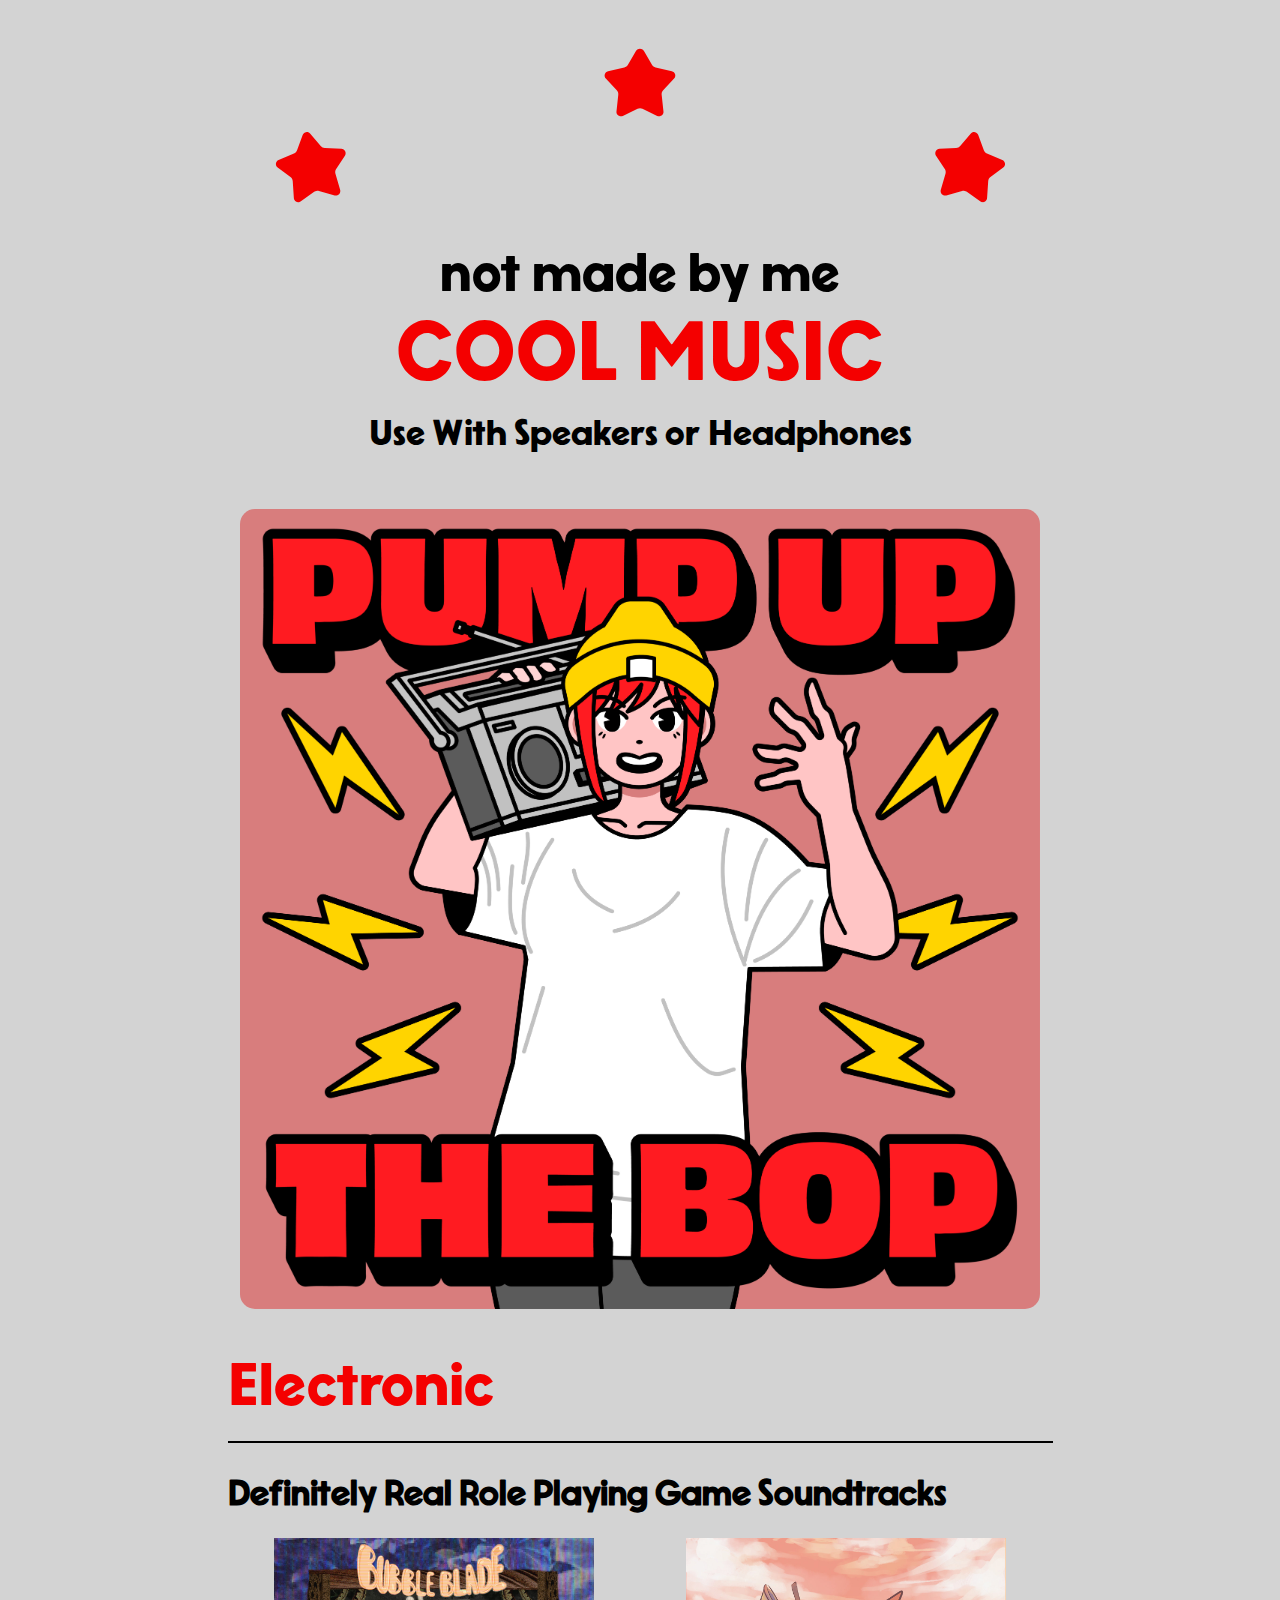
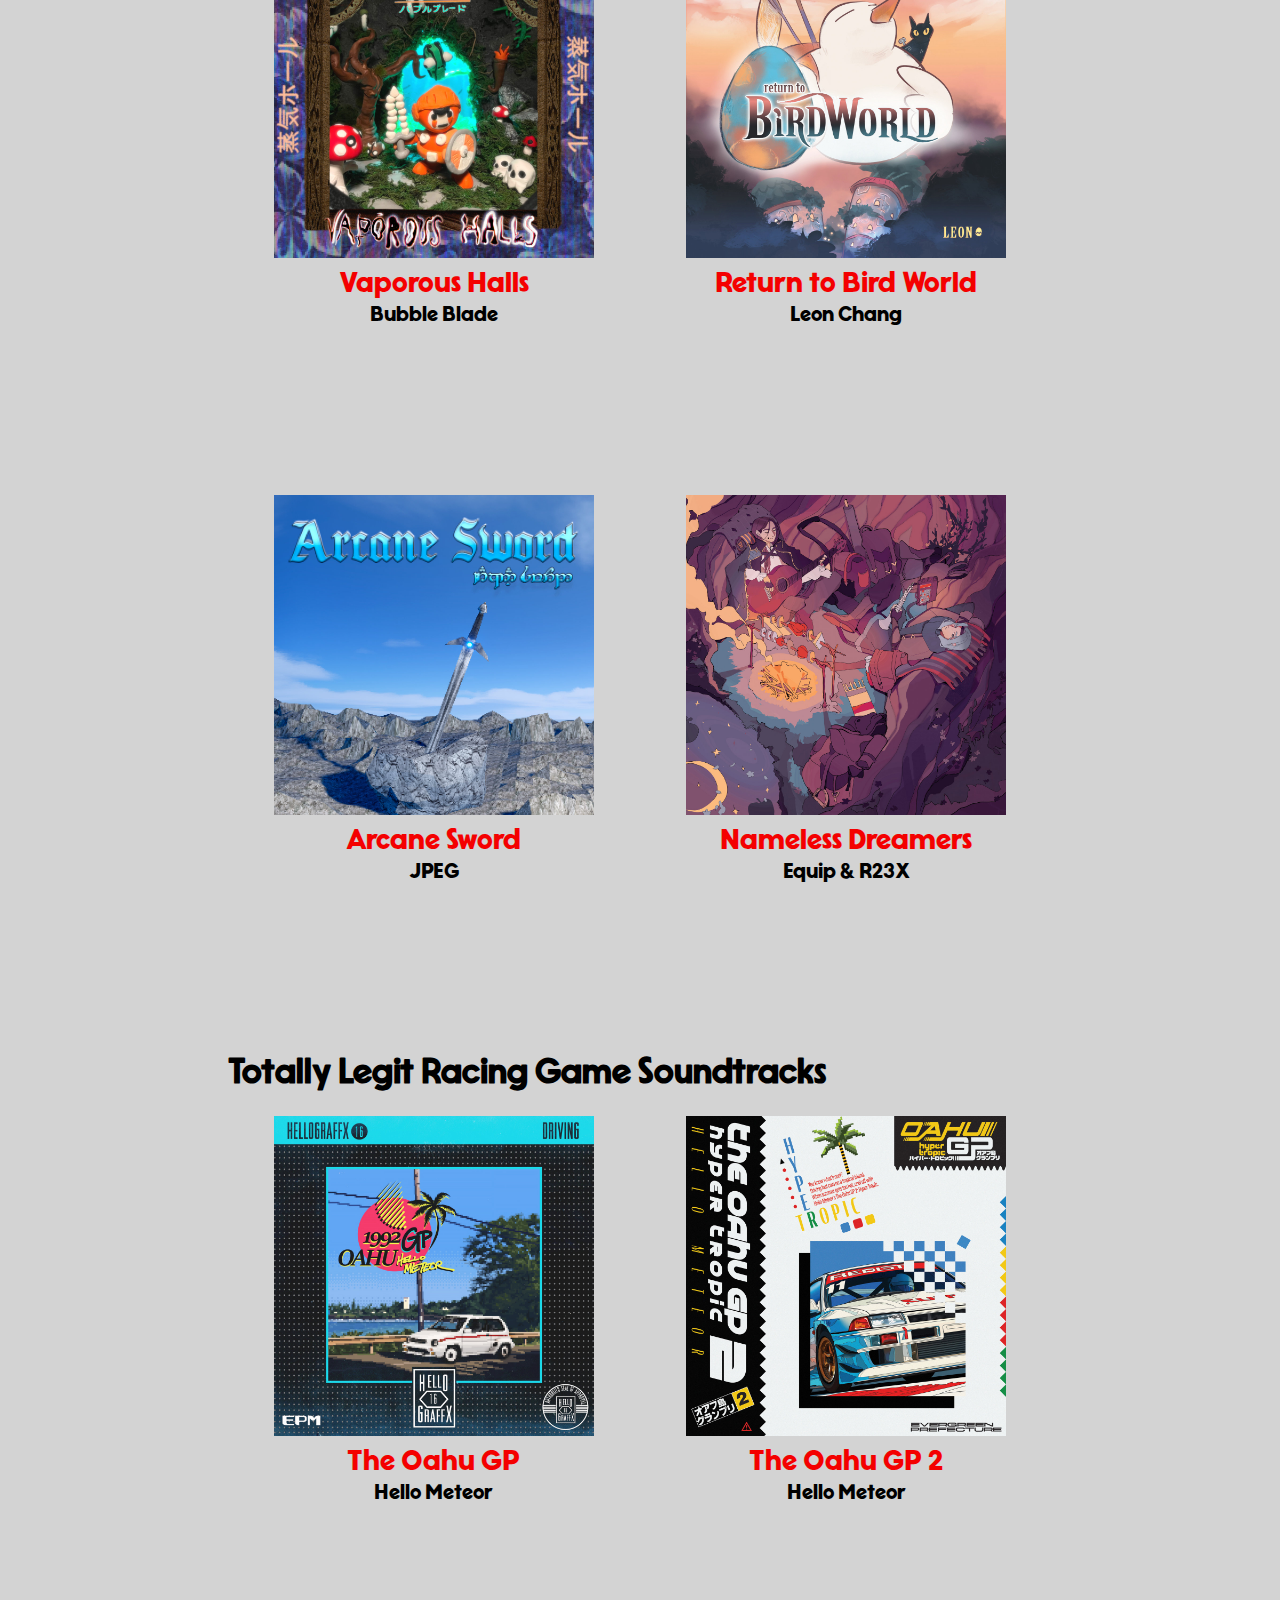
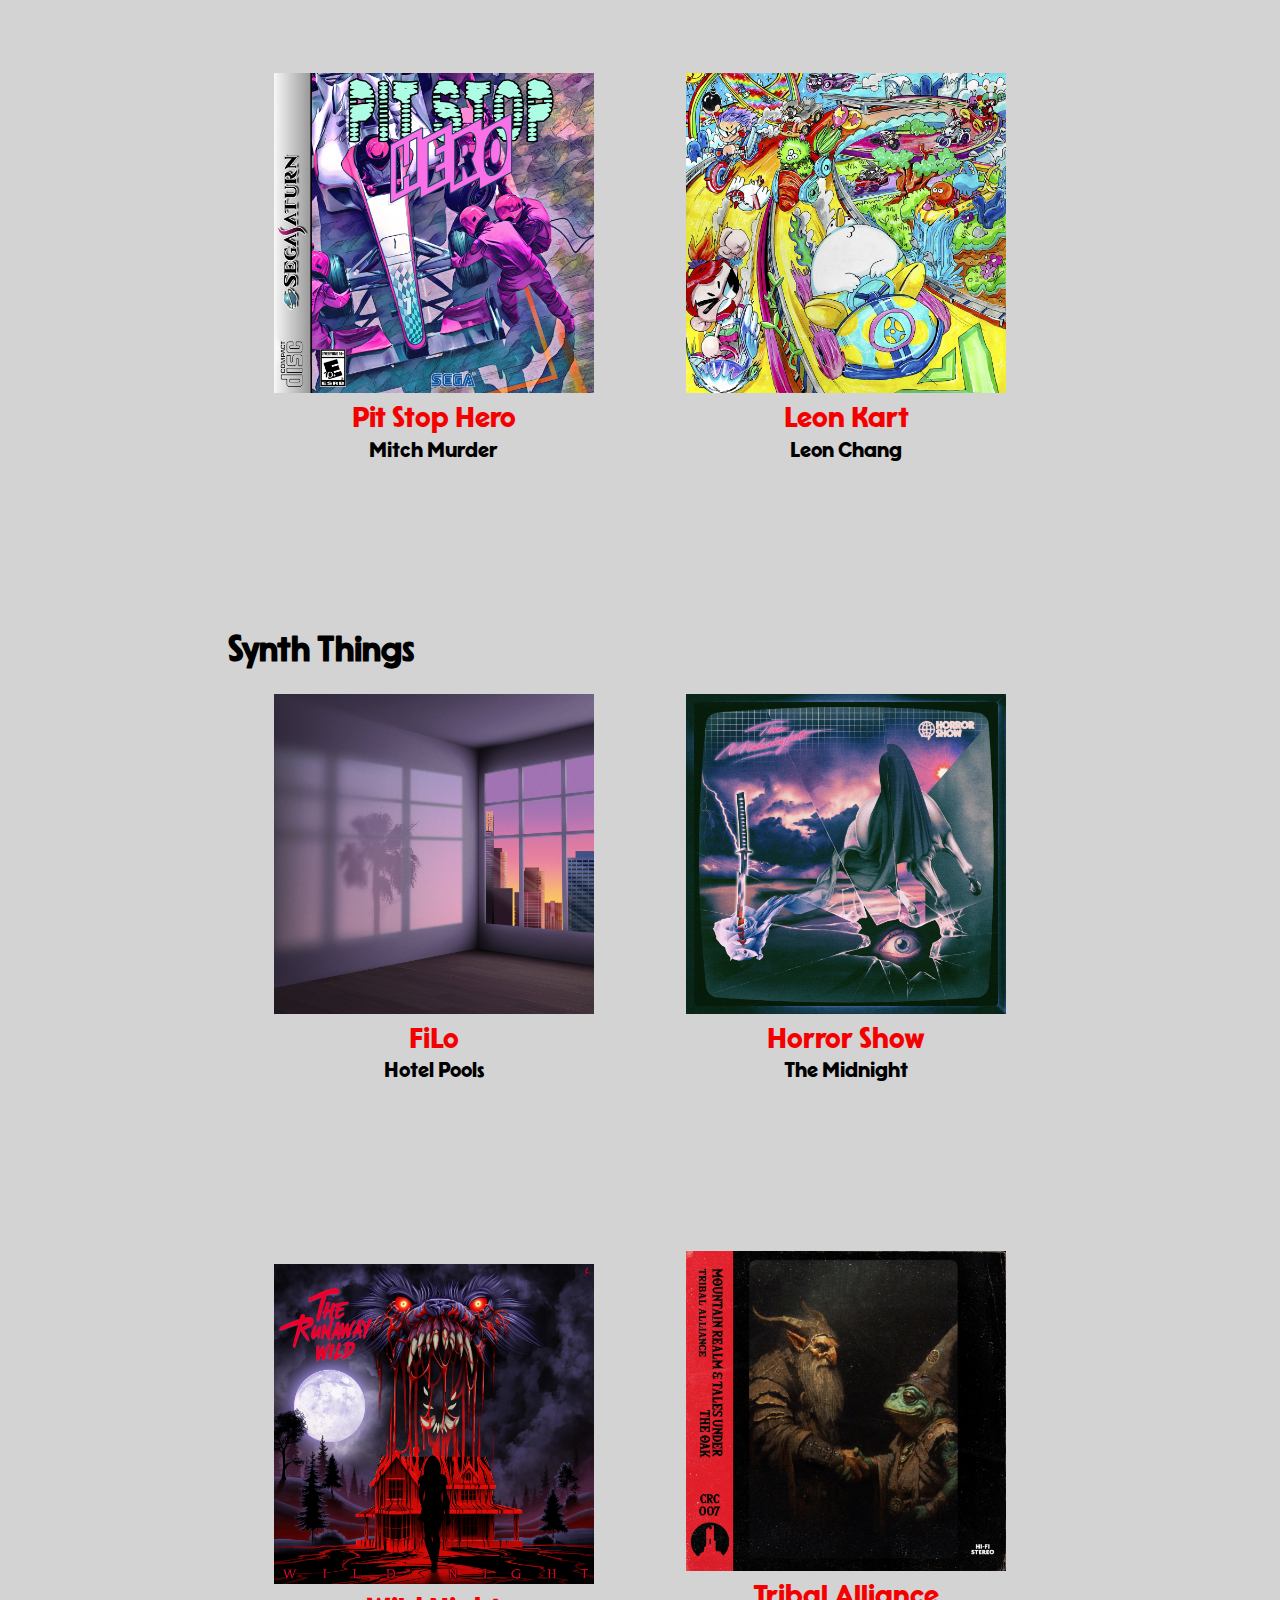
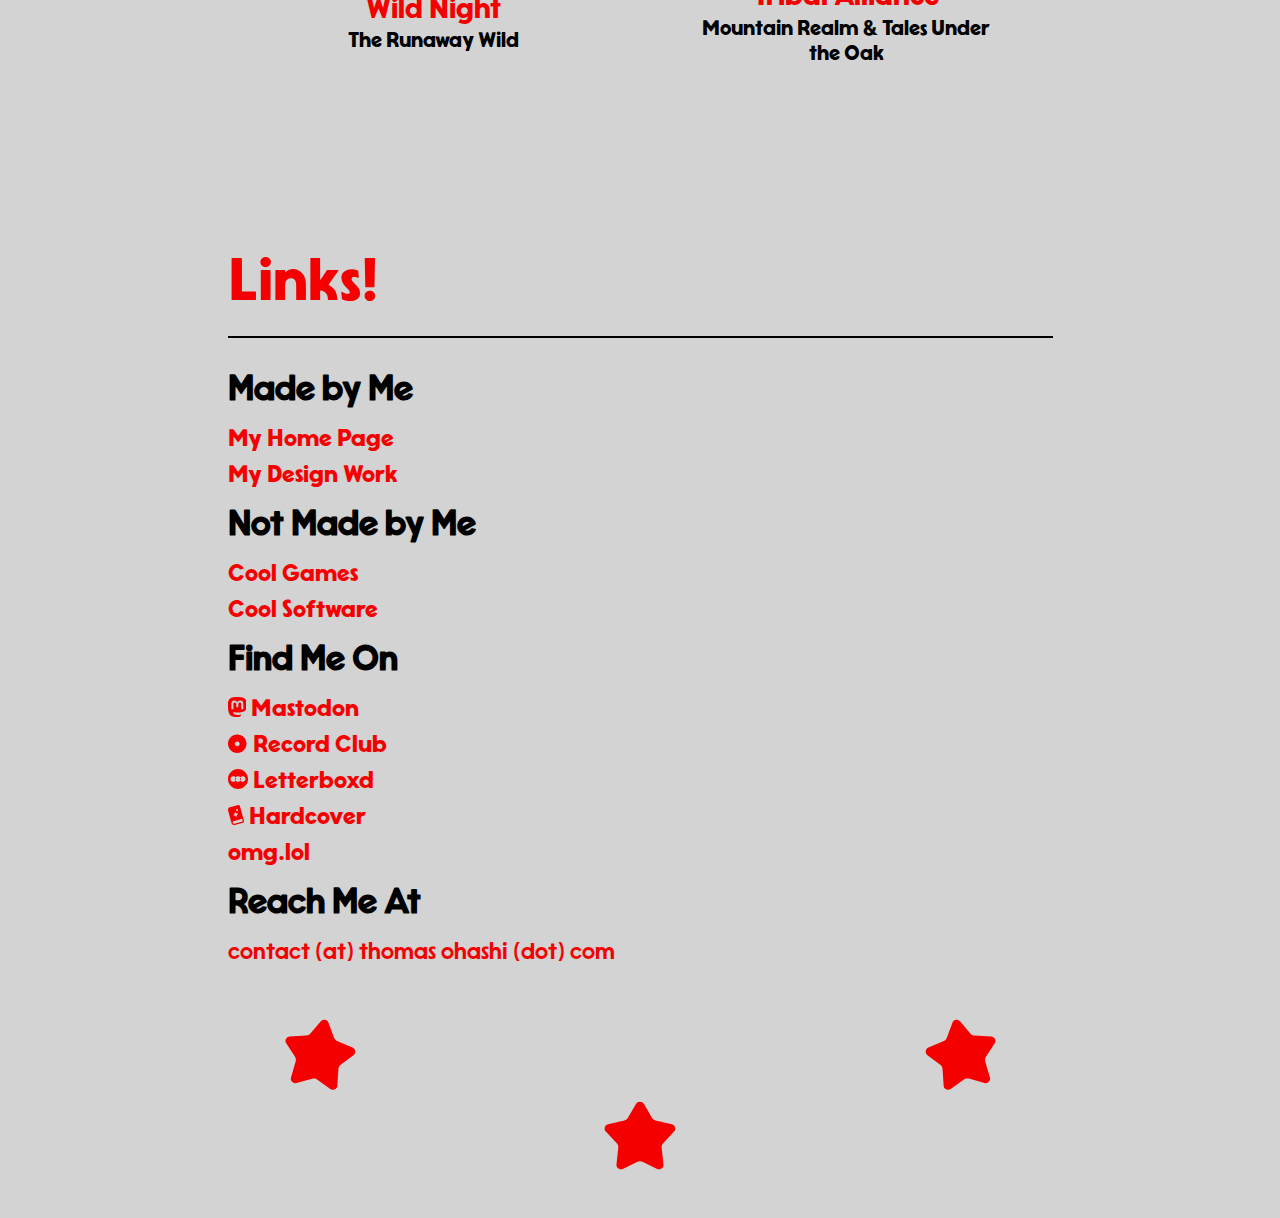
<file: music.html>
<!DOCTYPE html>
<html lang="en-US">
	<link rel="stylesheet" type="text/css" href="page styles/style.css" />
	<link rel="stylesheet" type="text/css" href="page styles/red.css" />
	<head>
		<meta charset="utf-8" />
		<meta name="viewport" content="width=device-width, initial-scale=1">
		<title>Thomas Ohashi - Cool Music</title>
	</head>
	<body>
		<header>
			<div class="starbox" id="starbox1">
				<ul>
					<!-- Stars -->
					<li>
						<svg class="star" id="star1" viewBox="0 0 238.5 228.4">
							<path d="M182.6,226.4c-2.2,0-4.4-.5-6.4-1.5l-48.8-23.4c-2.5-1.2-5.3-1.8-8.1-1.8s-5.6.6-8.1,1.8l-48.8,23.4c-2,1-4.2,1.5-6.4,1.5-4.2,0-8.2-1.8-11.1-5-2.8-3.1-4.1-7.2-3.6-11.4l6-55.3c.6-5.5-1.2-10.9-5-14.9L6,101.4c-3.7-3.9-4.9-9.3-3.4-14.4,1.6-5.1,5.6-8.9,10.8-10.1l53.9-12.4c5-1.2,9.4-4.4,12-8.8l27-46.2c2.7-4.6,7.5-7.3,12.8-7.3s10.1,2.7,12.8,7.3l27,46.2c2.6,4.5,7,7.7,12,8.8l53.9,12.4c5.2,1.2,9.3,5,10.8,10.1s.3,10.5-3.4,14.4l-36.2,38.4c-3.8,4-5.6,9.4-5,14.9l6,55.3c.5,4.2-.8,8.3-3.6,11.4-2.8,3.2-6.9,5-11.1,5h0Z" />
						</svg>
					</li>
					<li>
						<svg class="star" id="star2" viewBox="0 0 238.5 228.4">
							<path d="M182.6,226.4c-2.2,0-4.4-.5-6.4-1.5l-48.8-23.4c-2.5-1.2-5.3-1.8-8.1-1.8s-5.6.6-8.1,1.8l-48.8,23.4c-2,1-4.2,1.5-6.4,1.5-4.2,0-8.2-1.8-11.1-5-2.8-3.1-4.1-7.2-3.6-11.4l6-55.3c.6-5.5-1.2-10.9-5-14.9L6,101.4c-3.7-3.9-4.9-9.3-3.4-14.4,1.6-5.1,5.6-8.9,10.8-10.1l53.9-12.4c5-1.2,9.4-4.4,12-8.8l27-46.2c2.7-4.6,7.5-7.3,12.8-7.3s10.1,2.7,12.8,7.3l27,46.2c2.6,4.5,7,7.7,12,8.8l53.9,12.4c5.2,1.2,9.3,5,10.8,10.1s.3,10.5-3.4,14.4l-36.2,38.4c-3.8,4-5.6,9.4-5,14.9l6,55.3c.5,4.2-.8,8.3-3.6,11.4-2.8,3.2-6.9,5-11.1,5h0Z" />
						</svg>
					</li>
					<li>
						<svg class="star" id="star3" viewBox="0 0 238.5 228.4">
							<path d="M182.6,226.4c-2.2,0-4.4-.5-6.4-1.5l-48.8-23.4c-2.5-1.2-5.3-1.8-8.1-1.8s-5.6.6-8.1,1.8l-48.8,23.4c-2,1-4.2,1.5-6.4,1.5-4.2,0-8.2-1.8-11.1-5-2.8-3.1-4.1-7.2-3.6-11.4l6-55.3c.6-5.5-1.2-10.9-5-14.9L6,101.4c-3.7-3.9-4.9-9.3-3.4-14.4,1.6-5.1,5.6-8.9,10.8-10.1l53.9-12.4c5-1.2,9.4-4.4,12-8.8l27-46.2c2.7-4.6,7.5-7.3,12.8-7.3s10.1,2.7,12.8,7.3l27,46.2c2.6,4.5,7,7.7,12,8.8l53.9,12.4c5.2,1.2,9.3,5,10.8,10.1s.3,10.5-3.4,14.4l-36.2,38.4c-3.8,4-5.6,9.4-5,14.9l6,55.3c.5,4.2-.8,8.3-3.6,11.4-2.8,3.2-6.9,5-11.1,5h0Z" />
						</svg>
					</li>
				</ul>
			</div>
			<span id="preheader">not made by me</span>
			<h1 id="mainheader">
				COOL MUSIC
			</h1>
			<span id="postheader">Use With Speakers or Headphones</span>
			<div class="headerimage">
				<img src="images/Bops.png" alt="Illustration: Girl smiling and holding a retro boom box on her soulder.Text: Pump up the bops." />
			</div>
		</header>
		<div class="section">
			<h2>Electronic</h2>
			<hr>
			<h3>Definitely Real Role Playing Game Soundtracks</h3>
			<div class="gallery">
				<div class="gallery-item">
					<div class="gallery-image">
						<img src="images/music/BubbleBlade-VaporousHalls.jpg" alt="Bubble Blade - Vaporous Halls album cover"/>
						<span class="gallery-extra">A dungeon full of jams.</span>
					</div>
					<span class="gallery-head">Vaporous Halls</span>
					<span class="gallery-subhead">Bubble Blade</span>
					<iframe class="bandcamp" style="border: 0; width: 100%; height: 120px;" src="https://bandcamp.com/EmbeddedPlayer/album=2985018151/size=large/bgcol=ffffff/linkcol=0687f5/tracklist=false/artwork=none/transparent=true/" seamless><a href="https://weregnomerecords.bandcamp.com/album/vaporous-halls">Vaporous Halls by Bubble Blade</a></iframe>
				</div>
				<div class="gallery-item">
					<div class="gallery-image">
						<img src="images/music/LeonChang-Return2BirdWorld.jpg" alt="Leon Chang - Return to Bird World album cover" />
						<p class="gallery-extra">Sequel to Bird World. Duh.</p>
					</div>
					<span class="gallery-head">Return to Bird World</span>
					<span class="gallery-subhead">Leon Chang</span>
					<iframe class="bandcamp" style="border: 0; width: 100%; height: 120px;" src="https://bandcamp.com/EmbeddedPlayer/album=2542532920/size=large/bgcol=ffffff/linkcol=0687f5/tracklist=false/artwork=small/transparent=true/" seamless><a href="https://leyawn.bandcamp.com/album/return-to-bird-world">return to bird world by leon chang</a></iframe>
				</div>
				<div class="gallery-item">
					<div class="gallery-image">
						<img src="images/music/JPEG-ArcaneSword.jpg" alt="JPEG - Arcane Sword album cover"/>
						<p class="gallery-extra">Grab your cloak and put on your questing boots.</p>
					</div>
					<span class="gallery-head">Arcane Sword</span>
					<span class="gallery-subhead">JPEG</span>
					<iframe class="bandcamp" style="border: 0; width: 100%; height: 120px;" src="https://bandcamp.com/EmbeddedPlayer/album=318599678/size=large/bgcol=ffffff/linkcol=0687f5/tracklist=false/artwork=none/transparent=true/" seamless><a href="https://neverwood.bandcamp.com/album/arcane-sword">Arcane Sword​「​秘​術​の​剣​」 by JPEG</a></iframe>
				</div>
				<div class="gallery-item">
					<div class="gallery-image">
						<img src="images/music/Equip&R23X-NamelessDreamers.jpg" alt="Equip & R23X - Nameless Dreamers album cover"/>
						<p class="gallery-extra">An adventure through nostalgia.</p>
					</div>
					<span class="gallery-head">Nameless Dreamers</span>
					<span class="gallery-subhead">Equip & R23X</span>
					<iframe class="bandcamp" style="border: 0; width: 100%; height: 120px;" src="https://bandcamp.com/EmbeddedPlayer/album=3071830742/size=large/bgcol=ffffff/linkcol=0687f5/tracklist=false/artwork=none/transparent=true/" seamless><a href="https://worldofequip.bandcamp.com/album/nameless-dreamers-2">Nameless Dreamers by Equip &amp; R23X</a></iframe>
				</div>
			</div>
			<h3>Totally Legit Racing Game Soundtracks</h3>
			<div class="gallery">
				<div class="gallery-item">
					<div class="gallery-image">
						<img src="images/music/HelloMeteor-OahuGP.jpg" alt="Hello Meteor - The Oahu GP album cover"/>
						<p class="gallery-extra">Chill racing vibes.</p>
					</div>
					<span class="gallery-head">The Oahu GP</span>
					<span class="gallery-subhead">Hello Meteor</span>
					<iframe class="bandcamp" style="border: 0; width: 100%; height: 120px;" src="https://bandcamp.com/EmbeddedPlayer/album=521287579/size=large/bgcol=ffffff/linkcol=0687f5/tracklist=false/artwork=none/transparent=true/" seamless><a href="https://hellometeor.bandcamp.com/album/the-oahu-gp">The Oahu GP by Hello Meteor</a></iframe>
				</div>
				<div class="gallery-item">
					<div class="gallery-image">
						<img src="images/music/HelloMeteor-OahuGP2.jpg" alt="Hello Meteor - The Oahu GP 2 album cover"/>
						<p class="gallery-extra">Time to pick up the pace.</p>
					</div>
					<span class="gallery-head">The Oahu GP 2</span>
					<span class="gallery-subhead">Hello Meteor</span>
					<iframe class="bandcamp" style="border: 0; width: 100%; height: 120px;" src="https://bandcamp.com/EmbeddedPlayer/album=3673707078/size=large/bgcol=ffffff/linkcol=0687f5/tracklist=false/artwork=none/transparent=true/" seamless><a href="https://hellometeor.bandcamp.com/album/the-oahu-gp-2-hyper-tropic">The Oahu GP 2: Hyper Tropic by Hello Meteor</a></iframe>
				</div>
				<div class="gallery-item">
					<div class="gallery-image">
						<img src="images/music/MitchMurder-PitStopHero.jpg" alt="Mitch Murder - Pit Stop Hero album cover"/>
						<p class="gallery-extra">Not all heroes drive cars.</p>
					</div>
					<span class="gallery-head">Pit Stop Hero</span>
					<span class="gallery-subhead">Mitch Murder</span>
					<iframe class="bandcamp" style="border: 0; width: 100%; height: 120px;" src="https://bandcamp.com/EmbeddedPlayer/album=3491695112/size=large/bgcol=ffffff/linkcol=0687f5/tracklist=false/artwork=none/transparent=true/" seamless><a href="https://mitchmurder.bandcamp.com/album/pit-stop-hero-ost">Pit Stop Hero OST by Mitch Murder</a></iframe>
				</div>
				<div class="gallery-item">
					<div class="gallery-image">
						<img src="images/music/LeonChang-LeonKart.jpg" alt="Leon Chang - Leon Kart album cover"/>
						<p class="gallery-extra">Kart music.</p>
					</div>
					<span class="gallery-head">Leon Kart</span>
					<span class="gallery-subhead">Leon Chang</span>
					<iframe class="bandcamp" style="border: 0; width: 100%; height: 120px;" src="https://bandcamp.com/EmbeddedPlayer/album=648907703/size=large/bgcol=ffffff/linkcol=0687f5/tracklist=false/artwork=none/transparent=true/" seamless><a href="https://leyawn.bandcamp.com/album/leon-kart">leon kart by leon chang</a></iframe>
				</div>
			</div>
			<h3>Synth Things</h3>
			<div class="gallery">
				<div class="gallery-item">
					<div class="gallery-image">
						<img src="images/music/HotelPools-FiLo.jpg" />
						<p class="gallery-extra">Close your eyes and take a vacation. You deserve it.<br />(Chillsynth)</p>
					</div>
					<span class="gallery-head">FiLo</span>
					<span class="gallery-subhead">Hotel Pools</span>
					<iframe class="bandcamp" style="border: 0; width: 100%; height: 120px;" src="https://bandcamp.com/EmbeddedPlayer/album=826655017/size=large/bgcol=ffffff/linkcol=0687f5/tracklist=false/artwork=small/transparent=true/" seamless><a href="https://hotelpoolsmusic.bandcamp.com/album/filo-3">FiLo by Hotel Pools</a></iframe>
				</div>
				<div class="gallery-item">
					<div class="gallery-image">
						<img src="images/music/Midnight-HorrorShow.jpg" alt="The Midnight - Horrow Show album cover">
						<p class="gallery-extra">A highway to the dark.<br />(Synthwave)</p>
					</div>
					<span class="gallery-head">Horror Show</span>
					<span class="gallery-subhead">The Midnight</span>
					<iframe class="bandcamp" style="border: 0; width: 100%; height: 120px;" src="https://bandcamp.com/EmbeddedPlayer/album=3222947729/size=large/bgcol=ffffff/linkcol=0687f5/tracklist=false/artwork=none/transparent=true/" seamless><a href="https://themidnight.bandcamp.com/album/horror-show">Horror Show by The Midnight</a></iframe>
				</div>
				<div class="gallery-item">
					<div class="gallery-image">
						<img src="images/music/RunawayWild-WildNight.jpg" alt="The Runaway Wild - Wild Night album cover" />
						<p class="gallery-extra">Try to survive.<br />(Darksynth)</p>
					</div>
					<span class="gallery-head">Wild Night</span>
					<span class="gallery-subhead">The Runaway Wild</span>
					<iframe class="bandcamp" style="border: 0; width: 100%; height: 120px;" src="https://bandcamp.com/EmbeddedPlayer/album=740600768/size=large/bgcol=ffffff/linkcol=0687f5/tracklist=false/artwork=none/transparent=true/" seamless><a href="https://therunawaywild.bandcamp.com/album/wild-night">Wild Night by THE RUNAWAY WILD</a></iframe>
				</div>
				<div class="gallery-item">
					<div class="gallery-image">
						<img src="images/music/MountainRealm&TalesUnderTheOak-TribalAlliance.jpg" alt="Mountain Realm & Tales Under the Oak - Tribal Alliance album cover" />
						<p class="gallery-extra">We will be stronger together.<br />(Dungeonsynth)</p>
					</div>
					<span class="gallery-head">Tribal Alliance</span>
					<span class="gallery-subhead">Mountain Realm & Tales Under the Oak</span>
					<iframe class="bandcamp" style="border: 0; width: 100%; height: 120px;" src="https://bandcamp.com/EmbeddedPlayer/album=674519642/size=large/bgcol=ffffff/linkcol=0687f5/tracklist=false/artwork=none/transparent=true/" seamless><a href="https://cryocrypt.bandcamp.com/album/tribal-alliance">Tribal Alliance by Mountain Realm &amp; Tales under the Oak</a></iframe>
				</div>
			</div>
		</div>
		<footer>
			<h2>Links!</h2>
			<hr>
			<h3>Made by Me</h3>
			<ul>
				<li>
					<a href="index.html">My Home Page</a>
				</li>
				<li>
					<a href="work.html">My Design Work</a>
				</li>
			</ul>
			<h3>Not Made by Me</h3>
			<ul>
				<li>
					<a href="games.html">Cool Games</a>
				</li>
				<li>
					<a href="software.html">Cool Software</a>
				</li>
			</ul>
			<h3>Find Me On</h3>
			<ul>
				<li>
					<a href="https://social.lol/@thomasohashi">
						<svg class="icon" viewBox="0 0 173.1 185.6">
							<path d="M173.1,60.9c0-40.3-26.4-52.1-26.4-52.1C133.4,2.8,110.6.2,86.9,0h-.6c-23.7.2-46.6,2.8-59.9,8.9C26.4,8.9,0,20.7,0,60.9s-.2,20.2.1,31.9c1,39.4,7.2,78.2,43.6,87.8,16.8,4.4,31.2,5.4,42.8,4.7,21-1.2,32.9-7.5,32.9-7.5l-.7-15.3s-15,4.7-31.9,4.2c-16.7-.6-34.4-1.8-37.1-22.4-.2-1.8-.4-3.7-.4-5.8,0,0,16.4,4,37.3,5,12.7.6,24.7-.7,36.8-2.2,23.3-2.8,43.5-17.1,46-30.2,4-20.6,3.7-50.3,3.7-50.3ZM142,112.8h-19.3v-47.3c0-10-4.2-15-12.6-15s-13.9,6-13.9,17.9v25.9h-19.2v-25.9c0-11.9-4.7-17.9-13.9-17.9s-12.6,5.1-12.6,15v47.3h-19.3v-48.8c0-10,2.5-17.9,7.6-23.7,5.3-5.9,12.1-8.9,20.7-8.9s17.4,3.8,22.3,11.4l4.8,8.1,4.8-8.1c4.9-7.6,12.4-11.4,22.3-11.4s15.4,3,20.7,8.9c5.1,5.9,7.6,13.8,7.6,23.7v48.8Z"/>
						</svg>
					<span>Mastodon</span>
					</a>
				</li>
				<li>
					<a href="https://record.club/thomasohashi">
						<svg class="icon" viewBox="0 0 25 25">
							<path d="M11.5745 1.84851C5.1817 1.84851 0 7.03021 0 13.423C0 19.8158 5.1817 25 11.5745 25C17.9673 25 23.149 19.8183 23.149 13.423C23.149 7.0277 17.9698 1.84851 11.5745 1.84851ZM11.5745 16.671C9.86739 16.671 8.48258 15.2862 8.48258 13.5791C8.48258 11.872 9.86739 10.4872 11.5745 10.4872C13.2816 10.4872 14.6664 11.872 14.6664 13.5791C14.6664 15.2862 13.2816 16.671 11.5745 16.671Z" />
						</svg>
						<span>Record Club</span>
					</a>
				</li>
				<li>
					<a href="https://letterboxd.com/thomasohashi/">
						<svg class="icon" viewBox="0 0 500 500">
							<path d="M250,0C111.9,0,0,111.9,0,250s111.9,250,250,250,250-111.9,250-250S388.1,0,250,0ZM131.1,320c-38.7,0-70.1-31.3-70.1-70s31.4-70,70.1-70,47.1,13.2,59.5,33c-6.7,10.7-10.6,23.4-10.6,37s3.9,26.3,10.6,37c-12.4,19.8-34.4,33-59.5,33ZM250,320c-25.1,0-47.1-13.2-59.5-33,6.7-10.7,10.6-23.4,10.6-37s-3.9-26.3-10.6-37c12.4-19.8,34.4-33,59.5-33s47.1,13.2,59.5,33c-6.7,10.7-10.6,23.4-10.6,37s3.9,26.3,10.6,37c-12.4,19.8-34.4,33-59.5,33ZM368.9,320c-25.1,0-47.1-13.2-59.5-33,6.7-10.7,10.6-23.4,10.6-37s-3.9-26.3-10.6-37c12.4-19.8,34.4-33,59.5-33,38.7,0,70.1,31.3,70.1,70s-31.4,70-70.1,70Z"/>
						</svg>
						<span>Letterboxd</span>
					</a>
				</li>
				<li>
					<a href="https://hardcover.app/@thomasohashi">
						<svg class="icon" viewBox="0 0 50.9 63.6">
							<path d="M50.8,51.1l-1-3.8h0s-2.2-8.1-2.2-8.1h0s0,0,0,0L37.9,3.1c-.6-2.2-2.9-3.5-5.1-2.9L6.1,7.3c0,0,0,0-.1,0h0C1.7,8.5-.9,12.9.3,17.1l10.5,39.3s0,0,0,0l.3,1s0,0,0,0h0s0,0,0,0c1.2,4.4,5.8,7,10.2,5.9l26.6-7.1c2.2-.6,3.5-2.9,2.9-5.1ZM26.1,15.7l.5-.4c.3-.2.5-.6.5-1v-.5c.1-1.2,1.7-1.7,2.4-.6l.3.4c.2.3.6.5.9.6h.6c1.2.2,1.6,1.7.6,2.4l-.5.4c-.3.2-.5.6-.5,1v.5c-.1,1.2-1.7,1.7-2.4.6l-.3-.4c-.2-.3-.6-.5-.9-.6h-.6c-1.2-.2-1.6-1.7-.6-2.4ZM17.7,30.8l3.1-2.2c.3-.2.5-.6.5-1l.3-3.7c.1-1.2,1.7-1.7,2.4-.6l2.1,3.1c.2.3.6.5.9.6l3.8.4c1.2.1,1.6,1.7.6,2.4l-3.1,2.2c-.3.2-.5.6-.5,1l-.3,3.7c-.1,1.2-1.7,1.7-2.4.6l-2.1-3.1c-.2-.3-.6-.5-.9-.6l-3.8-.4c-1.2-.1-1.6-1.7-.6-2.4ZM20,59.3c-2.2.6-4.5-.7-5.1-2.9-.6-2.2.7-4.5,2.9-5.1l26.8-7.2h.2s2.1,8,2.1,8l-26.9,7.2Z"/>
						</svg>
						<span>Hardcover</span>
					</a>
				</li>
				<li>
					<a href="https://thomasohashi.omg.lol">
						omg.lol
					</a>
				</li>
			</ul>
			<h3>Reach Me At</h3>
			<span id="email">contact (at) thomas ohashi (dot) com </span>
			<div class="starbox" id="starbox2">
				<ul>
					<!-- Stars -->
					<li>
						<svg class="star" id="star4" viewBox="0 0 238.5 228.4">
							<path d="M182.6,226.4c-2.2,0-4.4-.5-6.4-1.5l-48.8-23.4c-2.5-1.2-5.3-1.8-8.1-1.8s-5.6.6-8.1,1.8l-48.8,23.4c-2,1-4.2,1.5-6.4,1.5-4.2,0-8.2-1.8-11.1-5-2.8-3.1-4.1-7.2-3.6-11.4l6-55.3c.6-5.5-1.2-10.9-5-14.9L6,101.4c-3.7-3.9-4.9-9.3-3.4-14.4,1.6-5.1,5.6-8.9,10.8-10.1l53.9-12.4c5-1.2,9.4-4.4,12-8.8l27-46.2c2.7-4.6,7.5-7.3,12.8-7.3s10.1,2.7,12.8,7.3l27,46.2c2.6,4.5,7,7.7,12,8.8l53.9,12.4c5.2,1.2,9.3,5,10.8,10.1s.3,10.5-3.4,14.4l-36.2,38.4c-3.8,4-5.6,9.4-5,14.9l6,55.3c.5,4.2-.8,8.3-3.6,11.4-2.8,3.2-6.9,5-11.1,5h0Z" />
						</svg>
					</li>
					<li>
						<svg class="star" id="star5" viewBox="0 0 238.5 228.4">
							<path d="M182.6,226.4c-2.2,0-4.4-.5-6.4-1.5l-48.8-23.4c-2.5-1.2-5.3-1.8-8.1-1.8s-5.6.6-8.1,1.8l-48.8,23.4c-2,1-4.2,1.5-6.4,1.5-4.2,0-8.2-1.8-11.1-5-2.8-3.1-4.1-7.2-3.6-11.4l6-55.3c.6-5.5-1.2-10.9-5-14.9L6,101.4c-3.7-3.9-4.9-9.3-3.4-14.4,1.6-5.1,5.6-8.9,10.8-10.1l53.9-12.4c5-1.2,9.4-4.4,12-8.8l27-46.2c2.7-4.6,7.5-7.3,12.8-7.3s10.1,2.7,12.8,7.3l27,46.2c2.6,4.5,7,7.7,12,8.8l53.9,12.4c5.2,1.2,9.3,5,10.8,10.1s.3,10.5-3.4,14.4l-36.2,38.4c-3.8,4-5.6,9.4-5,14.9l6,55.3c.5,4.2-.8,8.3-3.6,11.4-2.8,3.2-6.9,5-11.1,5h0Z" />
						</svg>
					</li>
					<li>
						<svg class="star" id="star6" viewBox="0 0 238.5 228.4">
							<path d="M182.6,226.4c-2.2,0-4.4-.5-6.4-1.5l-48.8-23.4c-2.5-1.2-5.3-1.8-8.1-1.8s-5.6.6-8.1,1.8l-48.8,23.4c-2,1-4.2,1.5-6.4,1.5-4.2,0-8.2-1.8-11.1-5-2.8-3.1-4.1-7.2-3.6-11.4l6-55.3c.6-5.5-1.2-10.9-5-14.9L6,101.4c-3.7-3.9-4.9-9.3-3.4-14.4,1.6-5.1,5.6-8.9,10.8-10.1l53.9-12.4c5-1.2,9.4-4.4,12-8.8l27-46.2c2.7-4.6,7.5-7.3,12.8-7.3s10.1,2.7,12.8,7.3l27,46.2c2.6,4.5,7,7.7,12,8.8l53.9,12.4c5.2,1.2,9.3,5,10.8,10.1s.3,10.5-3.4,14.4l-36.2,38.4c-3.8,4-5.6,9.4-5,14.9l6,55.3c.5,4.2-.8,8.3-3.6,11.4-2.8,3.2-6.9,5-11.1,5h0Z" />
						</svg>
					</li>
				</ul>
			</div>
		</footer>
	</body>
</html>
</file>
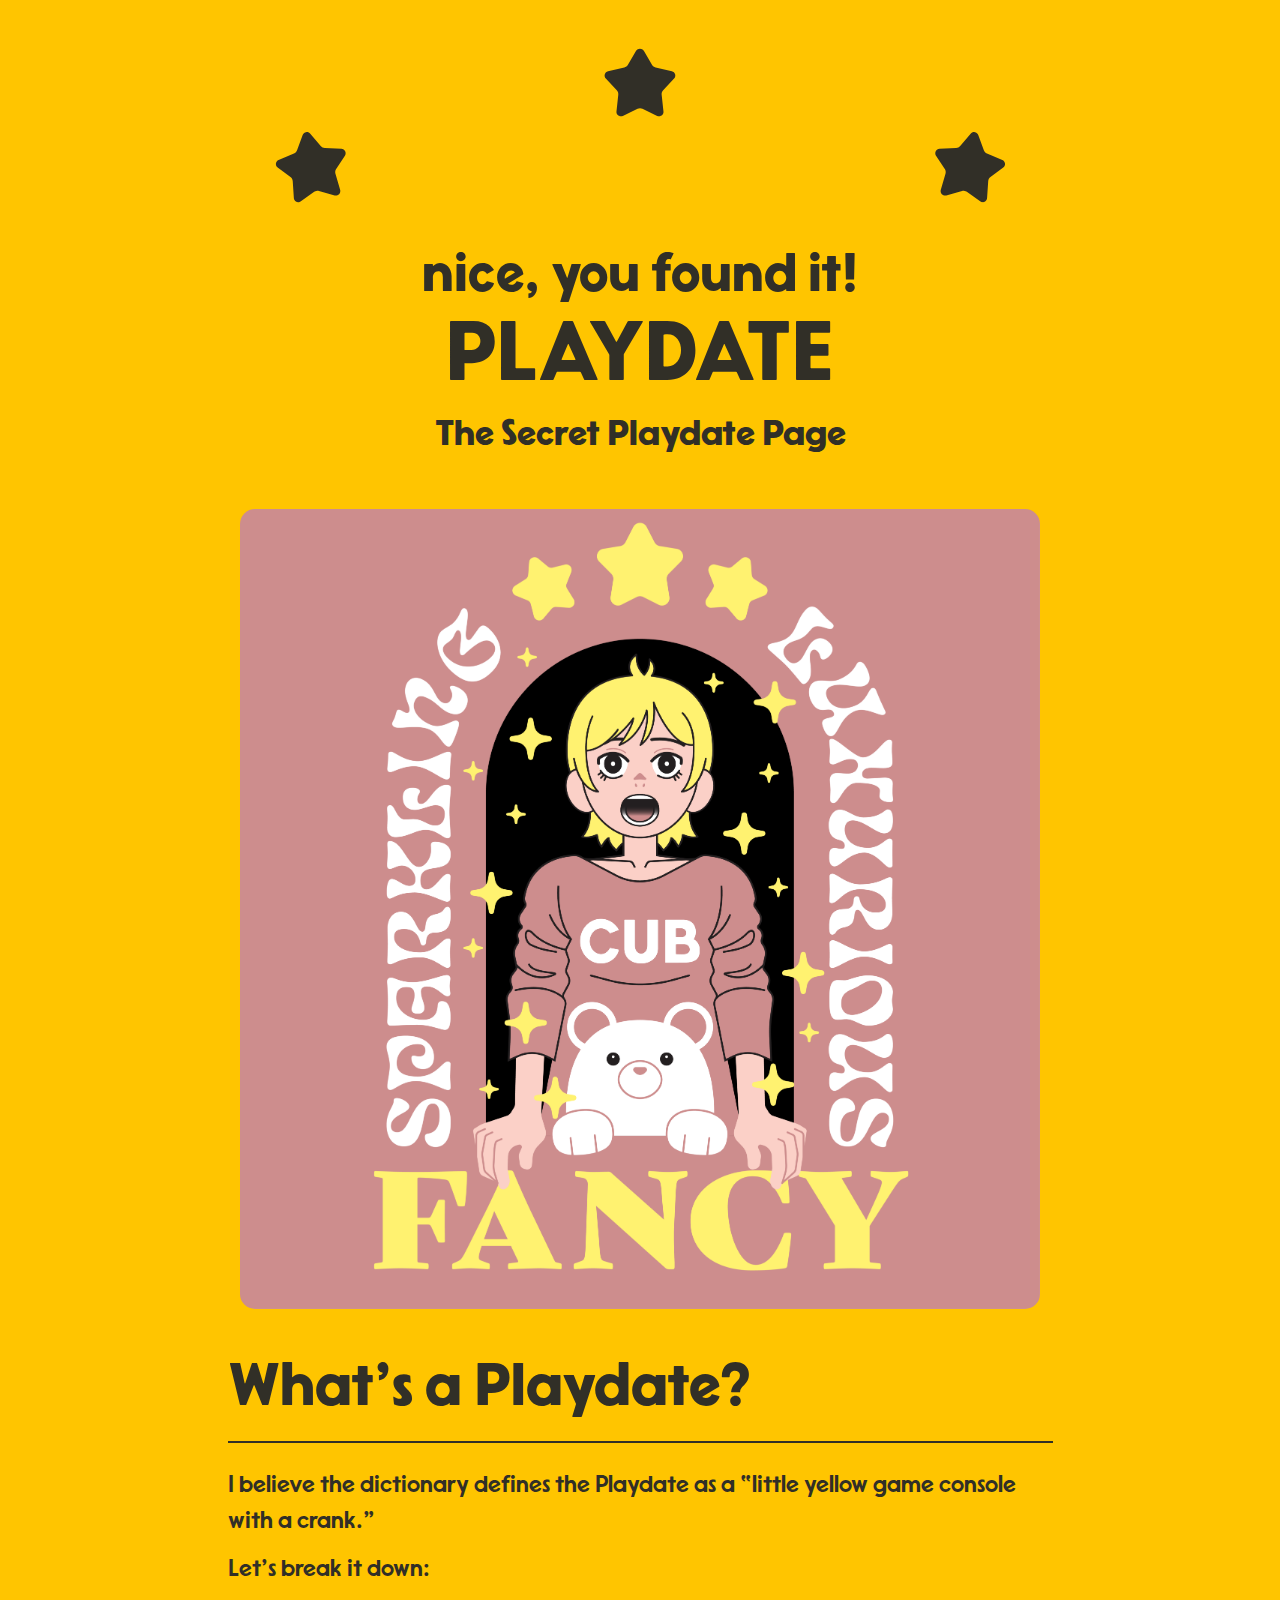
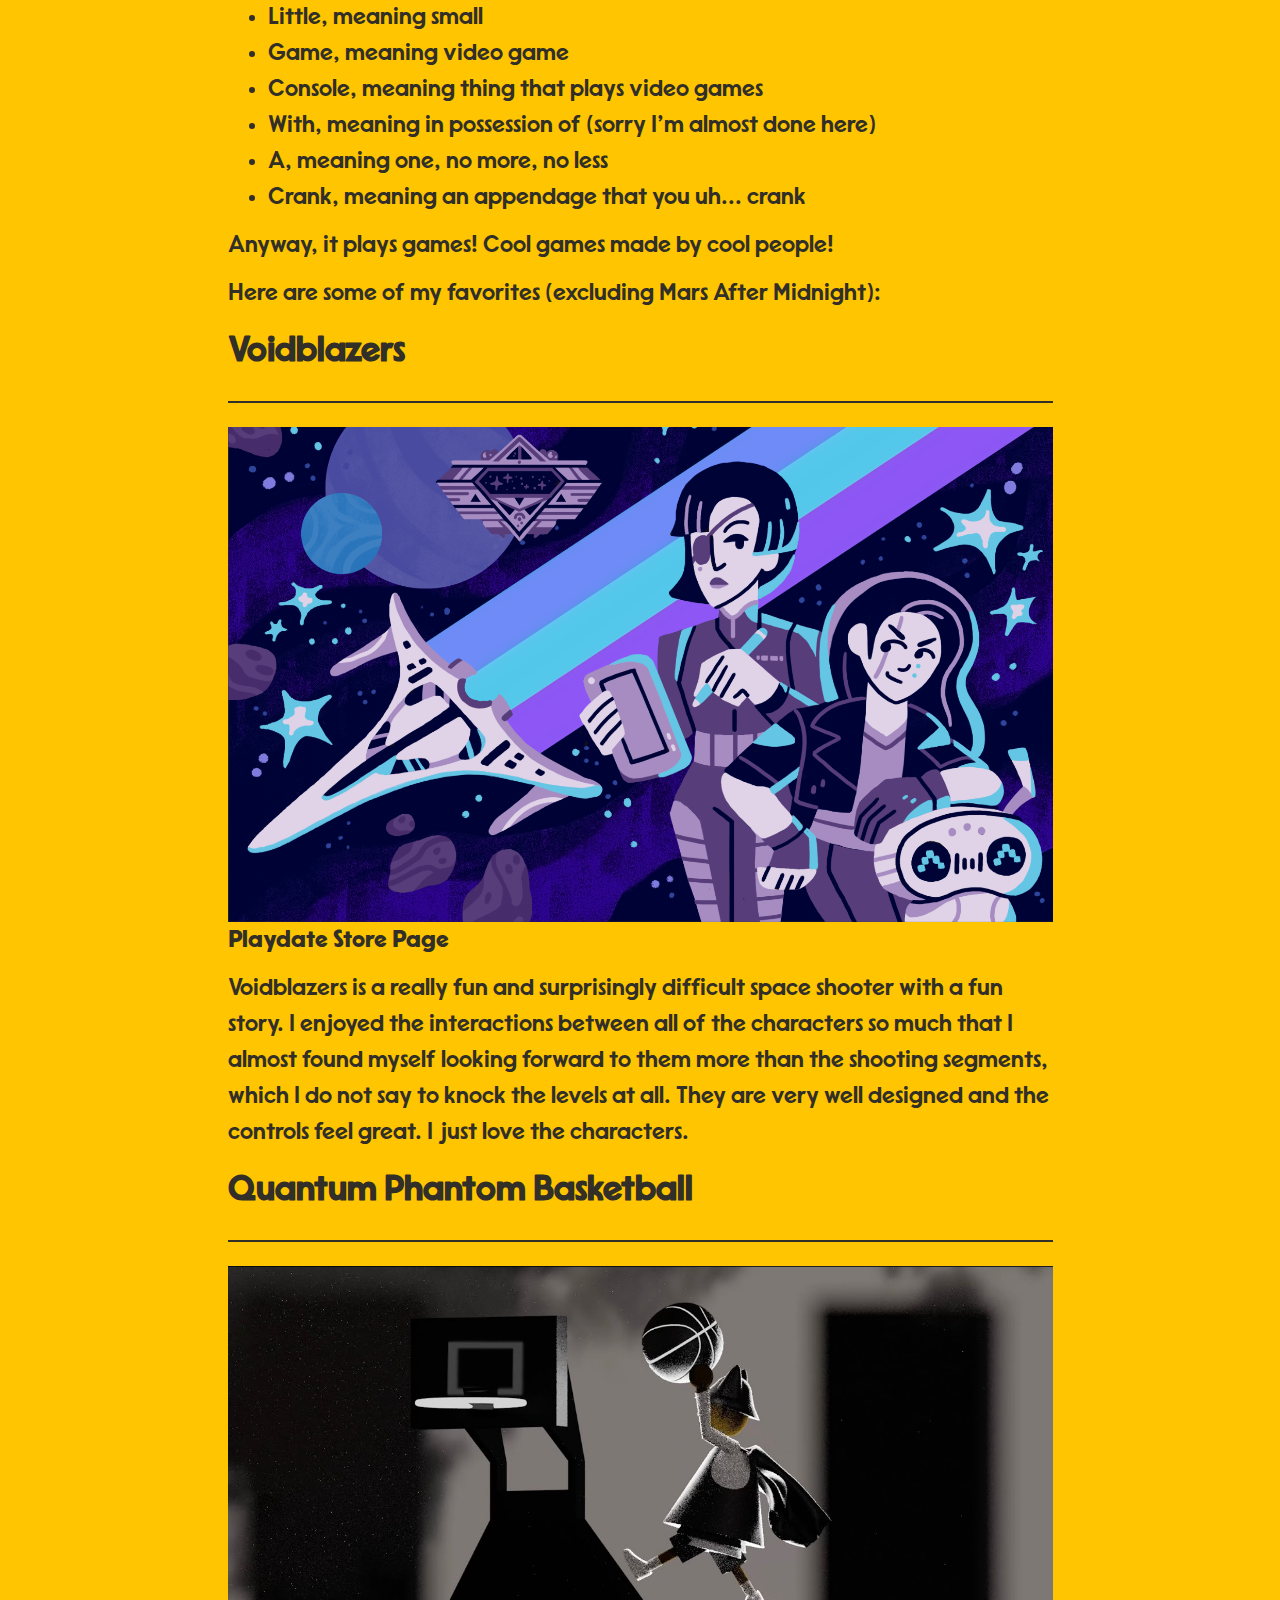
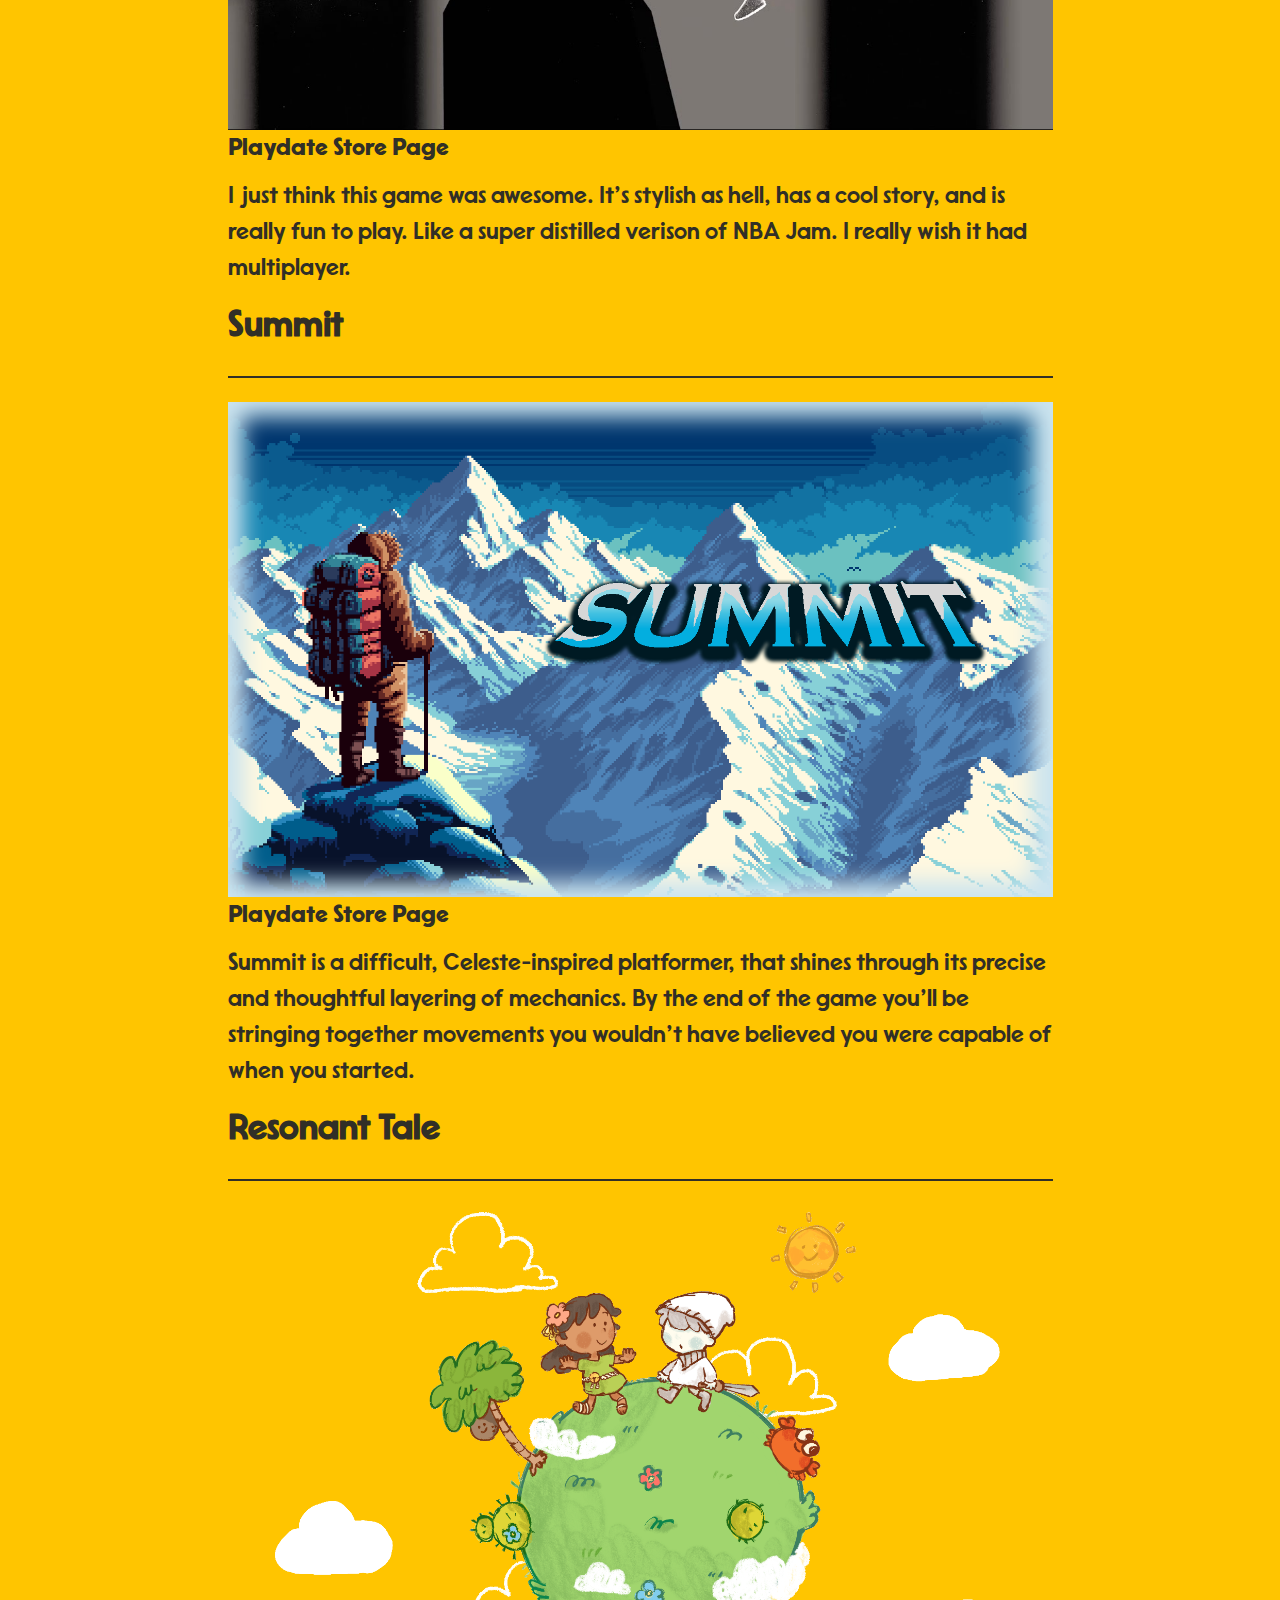
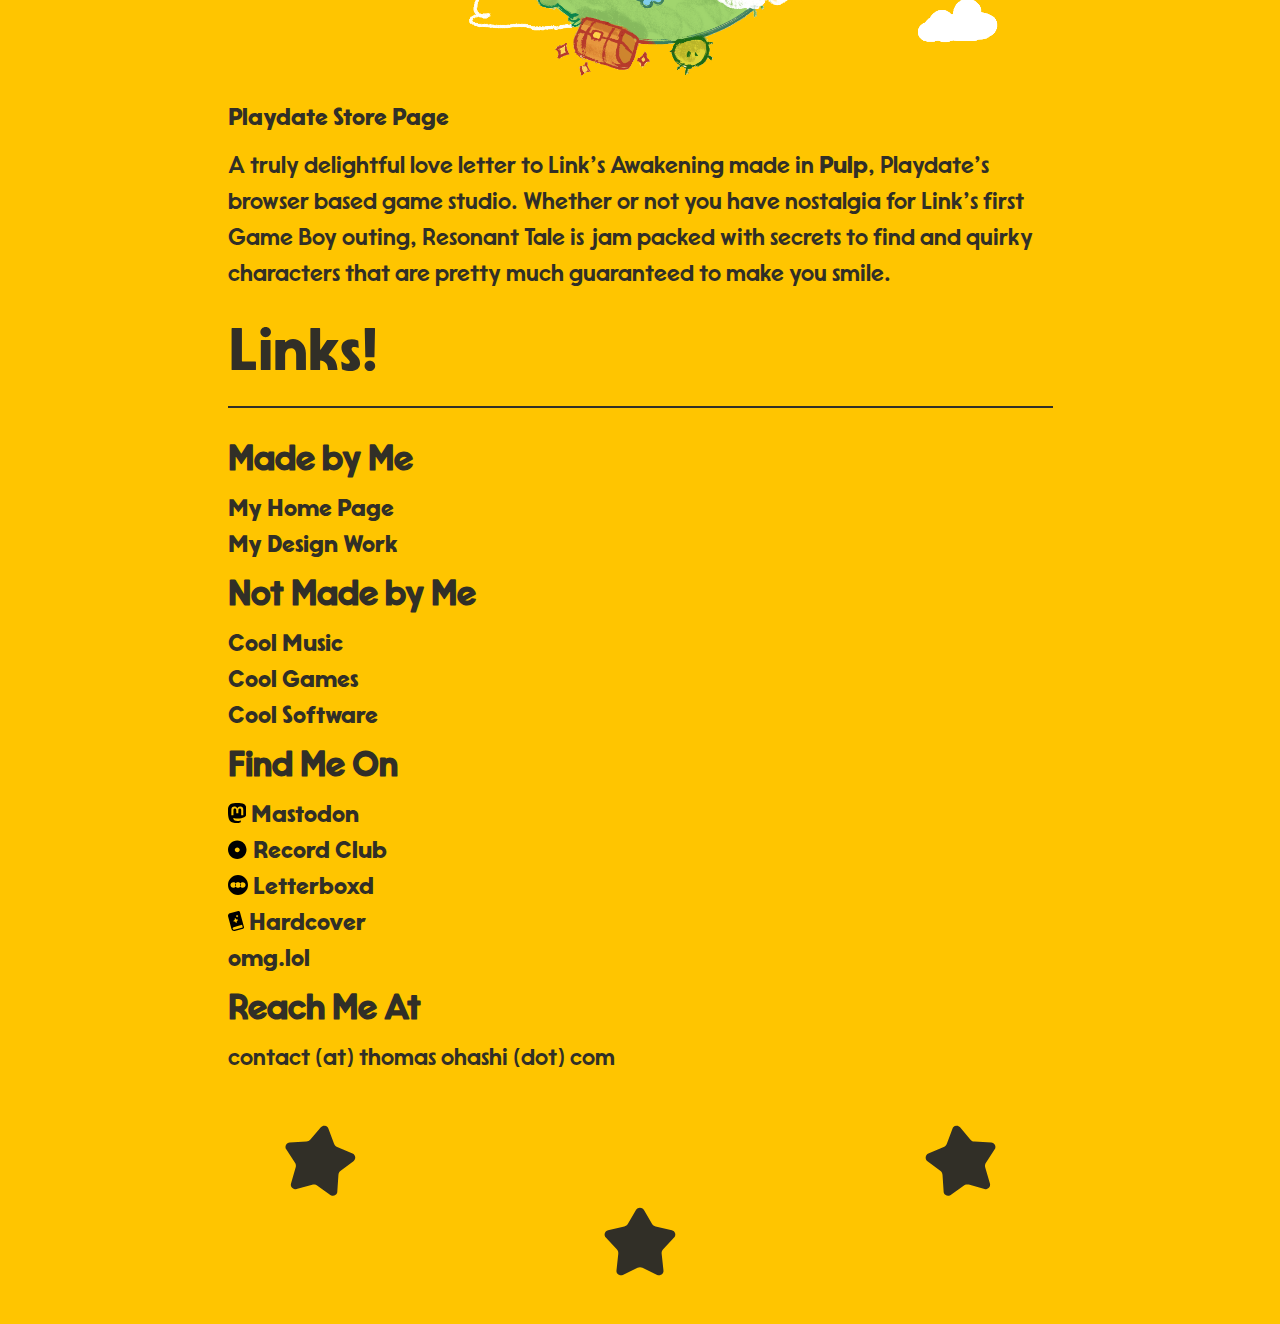
<file: playdate.html>
<!DOCTYPE html>
<html lang="en-US">
	<link rel="stylesheet" type="text/css" href="page styles/style.css" />
	<link rel="stylesheet" type="text/css" href="page styles/playdate.css" />
	<head>
		<meta charset="utf-8" />
		<meta name="viewport" content="width=device-width, initial-scale=1">
		<title>Thomas Ohashi - Playdate Page</title>
	</head>
	<body>
		<header>
			<div class="starbox" id="starbox1">
				<ul>
					<!-- Stars -->
					<li>
						<svg class="star" id="star1" viewBox="0 0 238.5 228.4">
							<path d="M182.6,226.4c-2.2,0-4.4-.5-6.4-1.5l-48.8-23.4c-2.5-1.2-5.3-1.8-8.1-1.8s-5.6.6-8.1,1.8l-48.8,23.4c-2,1-4.2,1.5-6.4,1.5-4.2,0-8.2-1.8-11.1-5-2.8-3.1-4.1-7.2-3.6-11.4l6-55.3c.6-5.5-1.2-10.9-5-14.9L6,101.4c-3.7-3.9-4.9-9.3-3.4-14.4,1.6-5.1,5.6-8.9,10.8-10.1l53.9-12.4c5-1.2,9.4-4.4,12-8.8l27-46.2c2.7-4.6,7.5-7.3,12.8-7.3s10.1,2.7,12.8,7.3l27,46.2c2.6,4.5,7,7.7,12,8.8l53.9,12.4c5.2,1.2,9.3,5,10.8,10.1s.3,10.5-3.4,14.4l-36.2,38.4c-3.8,4-5.6,9.4-5,14.9l6,55.3c.5,4.2-.8,8.3-3.6,11.4-2.8,3.2-6.9,5-11.1,5h0Z" />
						</svg>
					</li>
					<li>
						<svg class="star" id="star2" viewBox="0 0 238.5 228.4">
							<path d="M182.6,226.4c-2.2,0-4.4-.5-6.4-1.5l-48.8-23.4c-2.5-1.2-5.3-1.8-8.1-1.8s-5.6.6-8.1,1.8l-48.8,23.4c-2,1-4.2,1.5-6.4,1.5-4.2,0-8.2-1.8-11.1-5-2.8-3.1-4.1-7.2-3.6-11.4l6-55.3c.6-5.5-1.2-10.9-5-14.9L6,101.4c-3.7-3.9-4.9-9.3-3.4-14.4,1.6-5.1,5.6-8.9,10.8-10.1l53.9-12.4c5-1.2,9.4-4.4,12-8.8l27-46.2c2.7-4.6,7.5-7.3,12.8-7.3s10.1,2.7,12.8,7.3l27,46.2c2.6,4.5,7,7.7,12,8.8l53.9,12.4c5.2,1.2,9.3,5,10.8,10.1s.3,10.5-3.4,14.4l-36.2,38.4c-3.8,4-5.6,9.4-5,14.9l6,55.3c.5,4.2-.8,8.3-3.6,11.4-2.8,3.2-6.9,5-11.1,5h0Z" />
						</svg>
					</li>
					<li>
						<svg class="star" id="star3" viewBox="0 0 238.5 228.4">
							<path d="M182.6,226.4c-2.2,0-4.4-.5-6.4-1.5l-48.8-23.4c-2.5-1.2-5.3-1.8-8.1-1.8s-5.6.6-8.1,1.8l-48.8,23.4c-2,1-4.2,1.5-6.4,1.5-4.2,0-8.2-1.8-11.1-5-2.8-3.1-4.1-7.2-3.6-11.4l6-55.3c.6-5.5-1.2-10.9-5-14.9L6,101.4c-3.7-3.9-4.9-9.3-3.4-14.4,1.6-5.1,5.6-8.9,10.8-10.1l53.9-12.4c5-1.2,9.4-4.4,12-8.8l27-46.2c2.7-4.6,7.5-7.3,12.8-7.3s10.1,2.7,12.8,7.3l27,46.2c2.6,4.5,7,7.7,12,8.8l53.9,12.4c5.2,1.2,9.3,5,10.8,10.1s.3,10.5-3.4,14.4l-36.2,38.4c-3.8,4-5.6,9.4-5,14.9l6,55.3c.5,4.2-.8,8.3-3.6,11.4-2.8,3.2-6.9,5-11.1,5h0Z" />
						</svg>
					</li>
				</ul>
			</div>
			<span id="preheader">nice, you found it!</span>
			<h1 id="mainheader">
				PLAYDATE</h1>
			<span id="postheader">The Secret Playdate Page</span>
			<div class="headerimage">
				<img src="images/Fancy.png" alt="Sparkling, Luxurious, Fancy text with a girl and her little bear looking out of arched window at sparkly stars" />
			</div>
		</header>
		<div class="section">
			<h2>What's a Playdate?</h2>
			<hr>
			<p>I believe the dictionary defines the Playdate as a “little yellow game console with a crank."</p>
			<p>Let's break it down:</p>
			<ul>
				<li>Little, meaning small</li>
				<li>Game, meaning video game</li>
				<li>Console, meaning thing that plays video games</li>
				<li>With, meaning in possession of (sorry I'm almost done here)</li>
				<li>A, meaning one, no more, no less</li>
				<li>Crank, meaning an appendage that you uh... crank</li>
			</ul>
			<p>Anyway, it plays games! Cool games made by cool people!</p>
			<p>Here are some of my favorites (excluding Mars After Midnight):</p>
			<h3>Voidblazers</h3>
			<hr>
			<img src="images/media/playdate-voidblazers.png" alt="Voidblazers key art" />
			<a href="https://play.date/games/voidblazers/">Playdate Store Page</a><br />
			<p>Voidblazers is a really fun and surprisingly difficult space shooter with a fun story. I enjoyed the interactions between all of the characters so much that I almost found myself looking forward to them more than the shooting segments, which I do not say to knock the levels at all. They are very well designed and the controls feel great. I just love the characters.</p>
			<h3>Quantum Phantom Basketball</h3>
			<hr>
			<img src="images/media/Playdate-QuantumPhantomBasketball.jpg" alt="Quantum Phantom Basketball key art" />
			<a href="https://play.date/games/quantum-phantom-basketball/">Playdate Store Page</a><br />
			<p>I just think this game was awesome. It's stylish as hell, has a cool story, and is really fun to play. Like a super distilled verison of NBA Jam. I really wish it had multiplayer.</p>
			<h3>Summit</h3>
			<hr>
			<img src="images/media/Playdate-Summit.png" alt="Summit key art"/>
			<a href="https://play.date/games/summit/">Playdate Store Page</a><br/>
			<p>Summit is a difficult, Celeste-inspired platformer, that shines through its precise and thoughtful layering of mechanics. By the end of the game you'll be stringing together movements you wouldn't have believed you were capable of when you started.</p>
			<h3>Resonant Tale</h3>
			<hr>
			<img src="images/media/Playdate-ResonantTale.png" alt="Resontant Tale key art" />
			<a href="https://play.date/games/resonant-tale/">Playdate Store Page</a>
			<p>A truly delightful love letter to Link's Awakening made in <a href="https://play.date/pulp/about/">Pulp</a>, Playdate's browser based game studio. Whether or not you have nostalgia for Link's first Game Boy outing, Resonant Tale is jam packed with secrets to find and quirky characters that are pretty much guaranteed to make you smile.</p>
		</div>
		<footer>
			<h2>Links!</h2>
			<hr>
			<h3>Made by Me</h3>
			<ul>
				<li>
					<a href="index.html">My Home Page</a>
				</li>
				<li>
					<a href="work.html">My Design Work</a>
				</li>
			</ul>
			<h3>Not Made by Me</h3>
			<ul>
				<li>
					<a href="music.html">Cool Music</a>
				</li>
				<li>
					<a href="games.html">Cool Games</a>
				</li>
				<li>
					<a href="software.html">Cool Software</a>
			</ul>
			<h3>Find Me On</h3>
			<ul>
				<li>
					<a href="https://social.lol/@thomasohashi">
						<svg class="icon" viewBox="0 0 173.1 185.6">
							<path d="M173.1,60.9c0-40.3-26.4-52.1-26.4-52.1C133.4,2.8,110.6.2,86.9,0h-.6c-23.7.2-46.6,2.8-59.9,8.9C26.4,8.9,0,20.7,0,60.9s-.2,20.2.1,31.9c1,39.4,7.2,78.2,43.6,87.8,16.8,4.4,31.2,5.4,42.8,4.7,21-1.2,32.9-7.5,32.9-7.5l-.7-15.3s-15,4.7-31.9,4.2c-16.7-.6-34.4-1.8-37.1-22.4-.2-1.8-.4-3.7-.4-5.8,0,0,16.4,4,37.3,5,12.7.6,24.7-.7,36.8-2.2,23.3-2.8,43.5-17.1,46-30.2,4-20.6,3.7-50.3,3.7-50.3ZM142,112.8h-19.3v-47.3c0-10-4.2-15-12.6-15s-13.9,6-13.9,17.9v25.9h-19.2v-25.9c0-11.9-4.7-17.9-13.9-17.9s-12.6,5.1-12.6,15v47.3h-19.3v-48.8c0-10,2.5-17.9,7.6-23.7,5.3-5.9,12.1-8.9,20.7-8.9s17.4,3.8,22.3,11.4l4.8,8.1,4.8-8.1c4.9-7.6,12.4-11.4,22.3-11.4s15.4,3,20.7,8.9c5.1,5.9,7.6,13.8,7.6,23.7v48.8Z"/>
						</svg>
						<span>Mastodon</span>
					</a>
				</li>
				<li>
					<a href="https://record.club/thomasohashi">
						<svg class="icon" viewBox="0 0 25 25">
							<path d="M11.5745 1.84851C5.1817 1.84851 0 7.03021 0 13.423C0 19.8158 5.1817 25 11.5745 25C17.9673 25 23.149 19.8183 23.149 13.423C23.149 7.0277 17.9698 1.84851 11.5745 1.84851ZM11.5745 16.671C9.86739 16.671 8.48258 15.2862 8.48258 13.5791C8.48258 11.872 9.86739 10.4872 11.5745 10.4872C13.2816 10.4872 14.6664 11.872 14.6664 13.5791C14.6664 15.2862 13.2816 16.671 11.5745 16.671Z" />
						</svg>
						<span>Record Club</span>
					</a>
				</li>
				<li>
					<a href="https://letterboxd.com/thomasohashi/">
						<svg class="icon" viewBox="0 0 500 500">
							<path d="M250,0C111.9,0,0,111.9,0,250s111.9,250,250,250,250-111.9,250-250S388.1,0,250,0ZM131.1,320c-38.7,0-70.1-31.3-70.1-70s31.4-70,70.1-70,47.1,13.2,59.5,33c-6.7,10.7-10.6,23.4-10.6,37s3.9,26.3,10.6,37c-12.4,19.8-34.4,33-59.5,33ZM250,320c-25.1,0-47.1-13.2-59.5-33,6.7-10.7,10.6-23.4,10.6-37s-3.9-26.3-10.6-37c12.4-19.8,34.4-33,59.5-33s47.1,13.2,59.5,33c-6.7,10.7-10.6,23.4-10.6,37s3.9,26.3,10.6,37c-12.4,19.8-34.4,33-59.5,33ZM368.9,320c-25.1,0-47.1-13.2-59.5-33,6.7-10.7,10.6-23.4,10.6-37s-3.9-26.3-10.6-37c12.4-19.8,34.4-33,59.5-33,38.7,0,70.1,31.3,70.1,70s-31.4,70-70.1,70Z"/>
						</svg>
						<span>Letterboxd</span>
					</a>
				</li>
				<li>
					<a href="https://hardcover.app/@thomasohashi">
						<svg class="icon" viewBox="0 0 50.9 63.6">
							<path d="M50.8,51.1l-1-3.8h0s-2.2-8.1-2.2-8.1h0s0,0,0,0L37.9,3.1c-.6-2.2-2.9-3.5-5.1-2.9L6.1,7.3c0,0,0,0-.1,0h0C1.7,8.5-.9,12.9.3,17.1l10.5,39.3s0,0,0,0l.3,1s0,0,0,0h0s0,0,0,0c1.2,4.4,5.8,7,10.2,5.9l26.6-7.1c2.2-.6,3.5-2.9,2.9-5.1ZM26.1,15.7l.5-.4c.3-.2.5-.6.5-1v-.5c.1-1.2,1.7-1.7,2.4-.6l.3.4c.2.3.6.5.9.6h.6c1.2.2,1.6,1.7.6,2.4l-.5.4c-.3.2-.5.6-.5,1v.5c-.1,1.2-1.7,1.7-2.4.6l-.3-.4c-.2-.3-.6-.5-.9-.6h-.6c-1.2-.2-1.6-1.7-.6-2.4ZM17.7,30.8l3.1-2.2c.3-.2.5-.6.5-1l.3-3.7c.1-1.2,1.7-1.7,2.4-.6l2.1,3.1c.2.3.6.5.9.6l3.8.4c1.2.1,1.6,1.7.6,2.4l-3.1,2.2c-.3.2-.5.6-.5,1l-.3,3.7c-.1,1.2-1.7,1.7-2.4.6l-2.1-3.1c-.2-.3-.6-.5-.9-.6l-3.8-.4c-1.2-.1-1.6-1.7-.6-2.4ZM20,59.3c-2.2.6-4.5-.7-5.1-2.9-.6-2.2.7-4.5,2.9-5.1l26.8-7.2h.2s2.1,8,2.1,8l-26.9,7.2Z"/>
						</svg>
						<span>Hardcover</span>
					</a>
				</li>
				<li>
					<a href="https://thomasohashi.omg.lol">
						omg.lol
					</a>
				</li>
			</ul>
			<h3>Reach Me At</h3>
			<span id="email">contact (at) thomas ohashi (dot) com</span>
			<div class="starbox" id="starbox2">
				<ul>
					<!-- Stars -->
					<li>
						<svg class="star" id="star4" viewBox="0 0 238.5 228.4">
							<path d="M182.6,226.4c-2.2,0-4.4-.5-6.4-1.5l-48.8-23.4c-2.5-1.2-5.3-1.8-8.1-1.8s-5.6.6-8.1,1.8l-48.8,23.4c-2,1-4.2,1.5-6.4,1.5-4.2,0-8.2-1.8-11.1-5-2.8-3.1-4.1-7.2-3.6-11.4l6-55.3c.6-5.5-1.2-10.9-5-14.9L6,101.4c-3.7-3.9-4.9-9.3-3.4-14.4,1.6-5.1,5.6-8.9,10.8-10.1l53.9-12.4c5-1.2,9.4-4.4,12-8.8l27-46.2c2.7-4.6,7.5-7.3,12.8-7.3s10.1,2.7,12.8,7.3l27,46.2c2.6,4.5,7,7.7,12,8.8l53.9,12.4c5.2,1.2,9.3,5,10.8,10.1s.3,10.5-3.4,14.4l-36.2,38.4c-3.8,4-5.6,9.4-5,14.9l6,55.3c.5,4.2-.8,8.3-3.6,11.4-2.8,3.2-6.9,5-11.1,5h0Z" />
						</svg>
					</li>
					<li>
						<svg class="star" id="star5" viewBox="0 0 238.5 228.4">
							<path d="M182.6,226.4c-2.2,0-4.4-.5-6.4-1.5l-48.8-23.4c-2.5-1.2-5.3-1.8-8.1-1.8s-5.6.6-8.1,1.8l-48.8,23.4c-2,1-4.2,1.5-6.4,1.5-4.2,0-8.2-1.8-11.1-5-2.8-3.1-4.1-7.2-3.6-11.4l6-55.3c.6-5.5-1.2-10.9-5-14.9L6,101.4c-3.7-3.9-4.9-9.3-3.4-14.4,1.6-5.1,5.6-8.9,10.8-10.1l53.9-12.4c5-1.2,9.4-4.4,12-8.8l27-46.2c2.7-4.6,7.5-7.3,12.8-7.3s10.1,2.7,12.8,7.3l27,46.2c2.6,4.5,7,7.7,12,8.8l53.9,12.4c5.2,1.2,9.3,5,10.8,10.1s.3,10.5-3.4,14.4l-36.2,38.4c-3.8,4-5.6,9.4-5,14.9l6,55.3c.5,4.2-.8,8.3-3.6,11.4-2.8,3.2-6.9,5-11.1,5h0Z" />
						</svg>
					</li>
					<li>
						<svg class="star" id="star6" viewBox="0 0 238.5 228.4">
							<path d="M182.6,226.4c-2.2,0-4.4-.5-6.4-1.5l-48.8-23.4c-2.5-1.2-5.3-1.8-8.1-1.8s-5.6.6-8.1,1.8l-48.8,23.4c-2,1-4.2,1.5-6.4,1.5-4.2,0-8.2-1.8-11.1-5-2.8-3.1-4.1-7.2-3.6-11.4l6-55.3c.6-5.5-1.2-10.9-5-14.9L6,101.4c-3.7-3.9-4.9-9.3-3.4-14.4,1.6-5.1,5.6-8.9,10.8-10.1l53.9-12.4c5-1.2,9.4-4.4,12-8.8l27-46.2c2.7-4.6,7.5-7.3,12.8-7.3s10.1,2.7,12.8,7.3l27,46.2c2.6,4.5,7,7.7,12,8.8l53.9,12.4c5.2,1.2,9.3,5,10.8,10.1s.3,10.5-3.4,14.4l-36.2,38.4c-3.8,4-5.6,9.4-5,14.9l6,55.3c.5,4.2-.8,8.3-3.6,11.4-2.8,3.2-6.9,5-11.1,5h0Z" />
						</svg>
					</li>
				</ul>
			</div>
		</footer>
	</body>
</html>
</file>
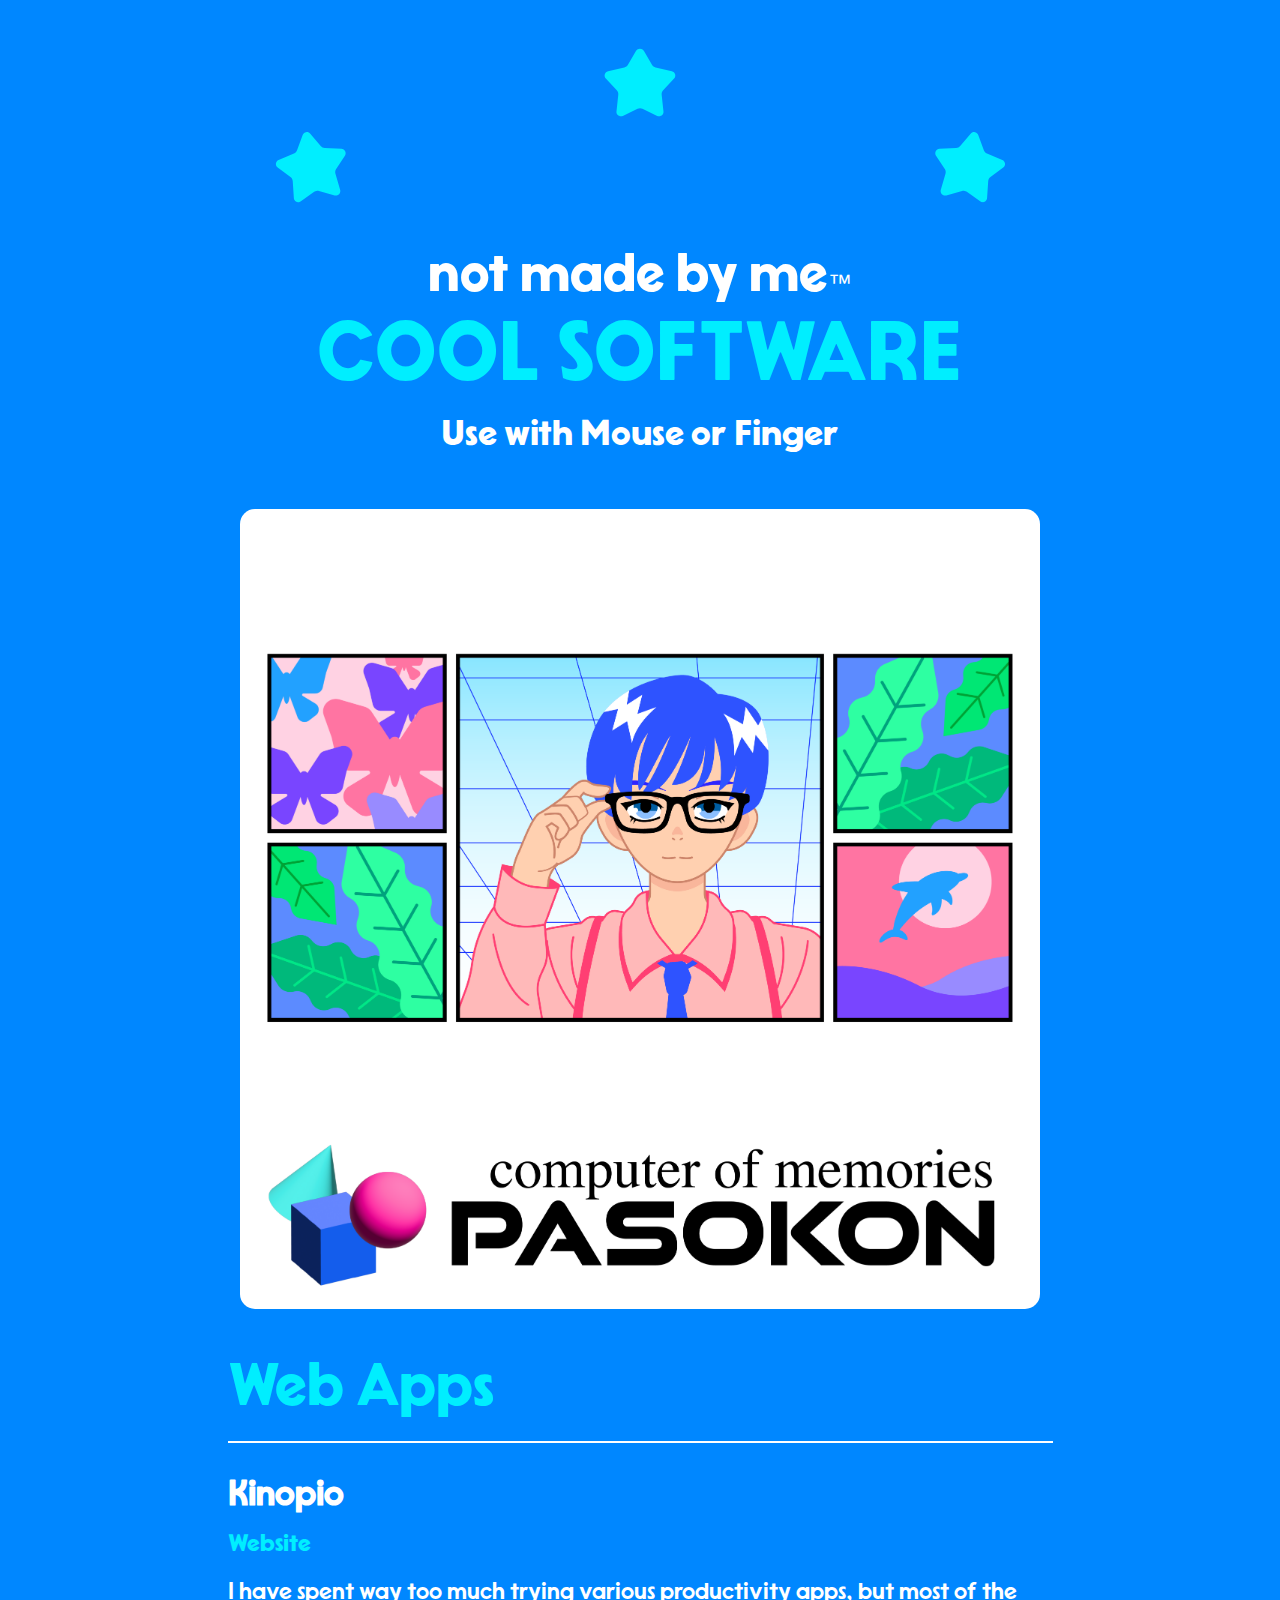
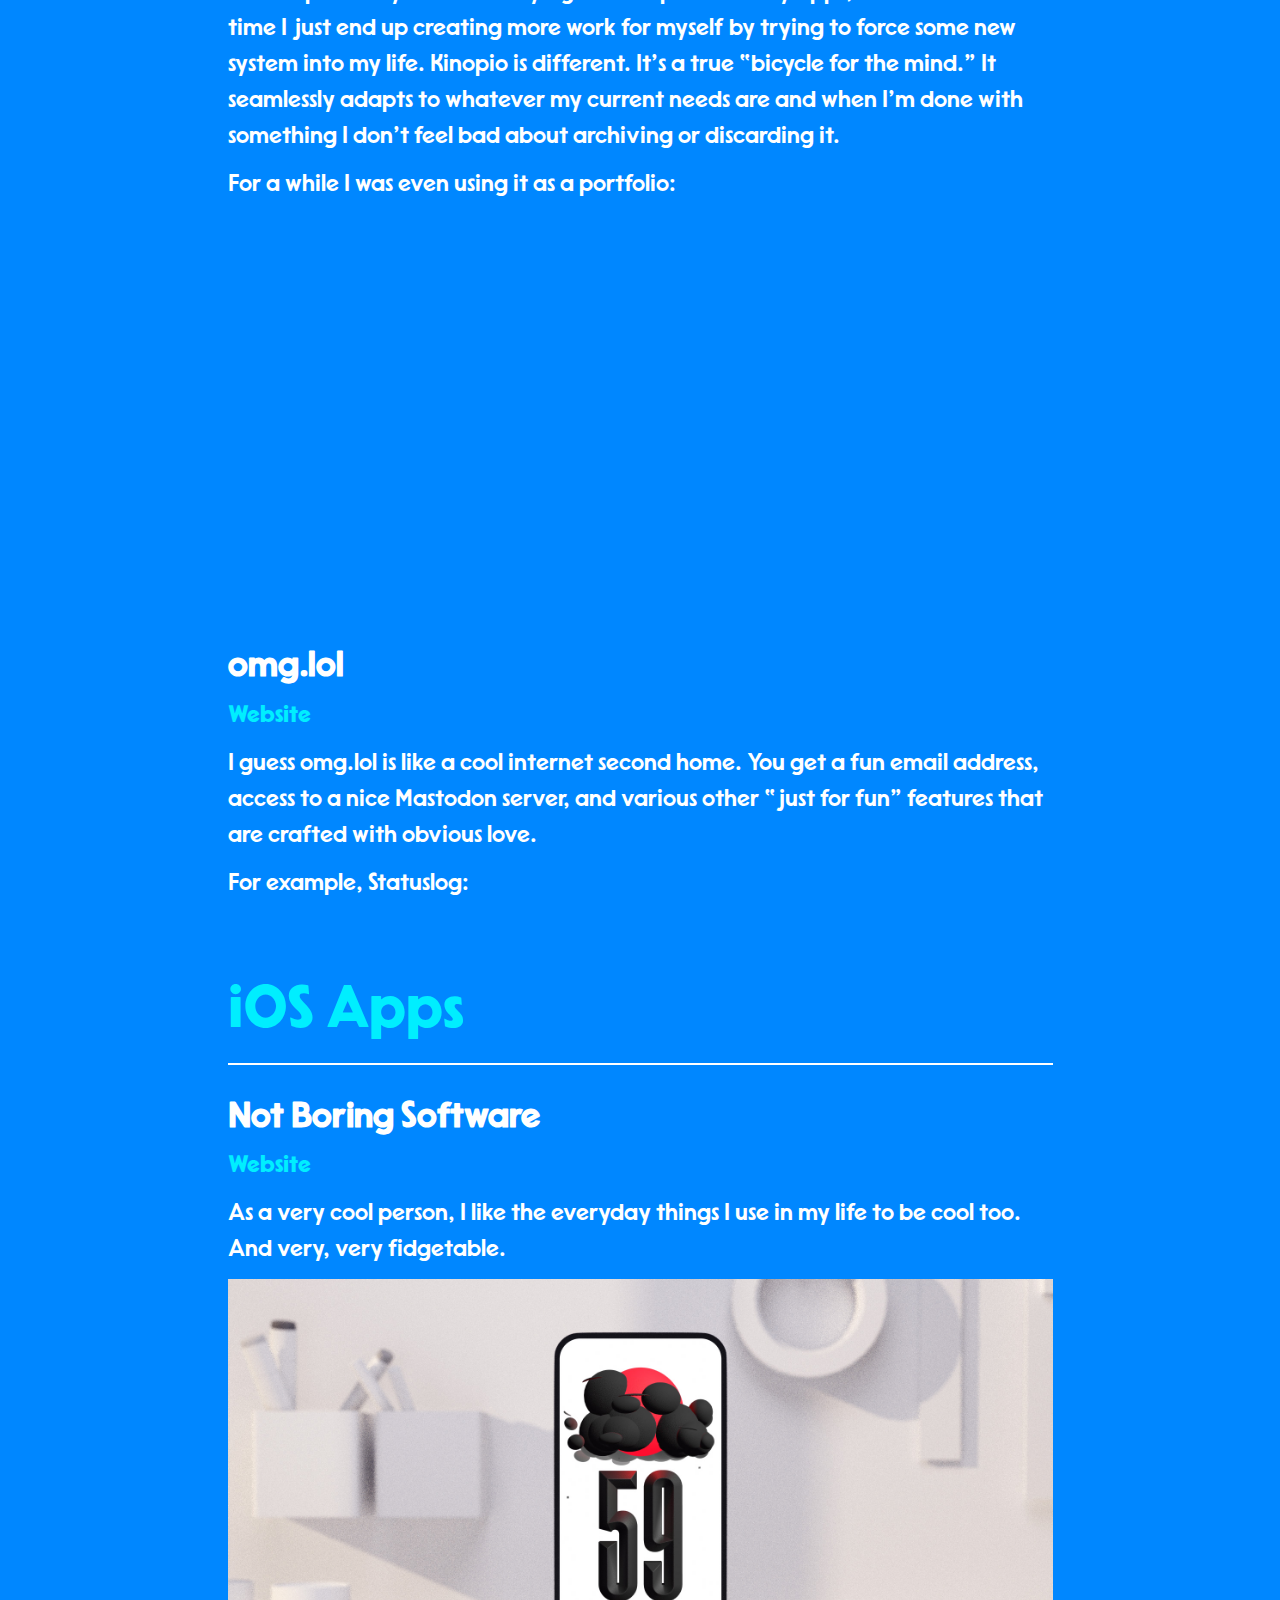
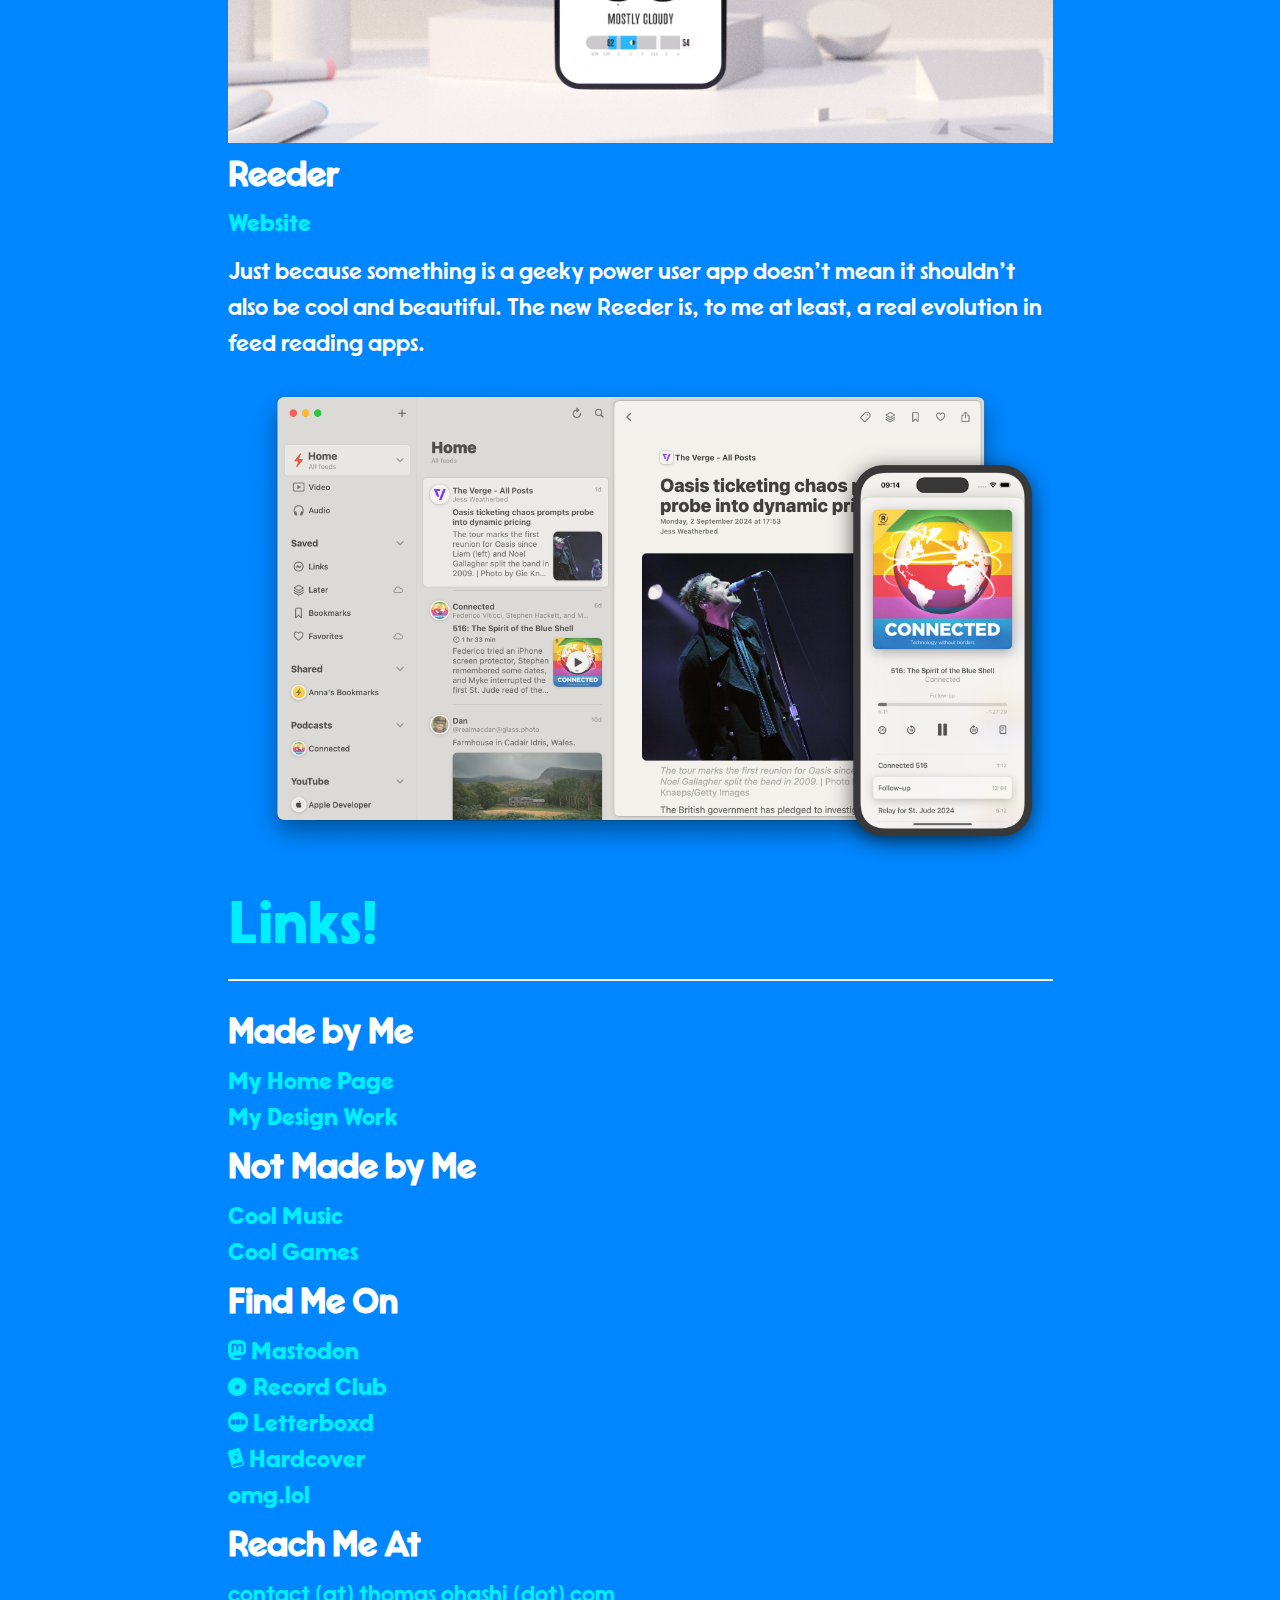
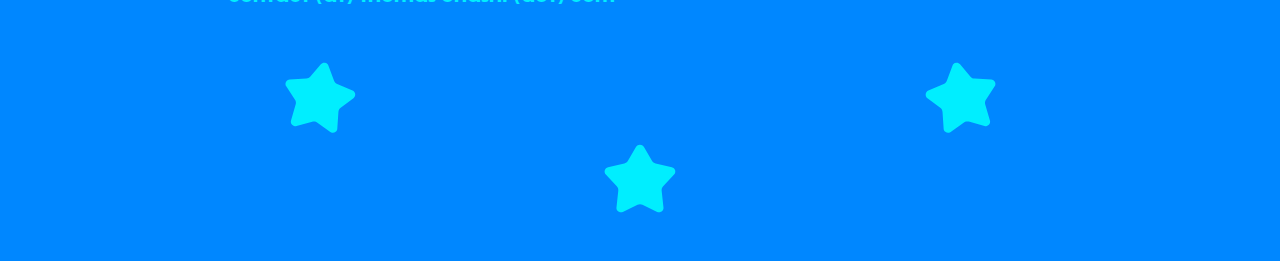
<file: software.html>
<!DOCTYPE html>
<html lang="en-US">
	<link rel="stylesheet" type="text/css" href="page styles/style.css" />
	<link rel="stylesheet" type="text/css" href="page styles/blue.css" />
	<head>
		<meta charset="utf-8" />
		<meta name="viewport" content="width=device-width, initial-scale=1">
		<title>Thomas Ohashi - Cool Software</title>
	</head>
	<body>
		<header>
			<div class="starbox" id="starbox1">
				<ul>
					<!-- Stars -->
					<li>
						<svg class="star" id="star1" viewBox="0 0 238.5 228.4">
							<path d="M182.6,226.4c-2.2,0-4.4-.5-6.4-1.5l-48.8-23.4c-2.5-1.2-5.3-1.8-8.1-1.8s-5.6.6-8.1,1.8l-48.8,23.4c-2,1-4.2,1.5-6.4,1.5-4.2,0-8.2-1.8-11.1-5-2.8-3.1-4.1-7.2-3.6-11.4l6-55.3c.6-5.5-1.2-10.9-5-14.9L6,101.4c-3.7-3.9-4.9-9.3-3.4-14.4,1.6-5.1,5.6-8.9,10.8-10.1l53.9-12.4c5-1.2,9.4-4.4,12-8.8l27-46.2c2.7-4.6,7.5-7.3,12.8-7.3s10.1,2.7,12.8,7.3l27,46.2c2.6,4.5,7,7.7,12,8.8l53.9,12.4c5.2,1.2,9.3,5,10.8,10.1s.3,10.5-3.4,14.4l-36.2,38.4c-3.8,4-5.6,9.4-5,14.9l6,55.3c.5,4.2-.8,8.3-3.6,11.4-2.8,3.2-6.9,5-11.1,5h0Z" />
						</svg>
					</li>
					<li>
						<svg class="star" id="star2" viewBox="0 0 238.5 228.4">
							<path d="M182.6,226.4c-2.2,0-4.4-.5-6.4-1.5l-48.8-23.4c-2.5-1.2-5.3-1.8-8.1-1.8s-5.6.6-8.1,1.8l-48.8,23.4c-2,1-4.2,1.5-6.4,1.5-4.2,0-8.2-1.8-11.1-5-2.8-3.1-4.1-7.2-3.6-11.4l6-55.3c.6-5.5-1.2-10.9-5-14.9L6,101.4c-3.7-3.9-4.9-9.3-3.4-14.4,1.6-5.1,5.6-8.9,10.8-10.1l53.9-12.4c5-1.2,9.4-4.4,12-8.8l27-46.2c2.7-4.6,7.5-7.3,12.8-7.3s10.1,2.7,12.8,7.3l27,46.2c2.6,4.5,7,7.7,12,8.8l53.9,12.4c5.2,1.2,9.3,5,10.8,10.1s.3,10.5-3.4,14.4l-36.2,38.4c-3.8,4-5.6,9.4-5,14.9l6,55.3c.5,4.2-.8,8.3-3.6,11.4-2.8,3.2-6.9,5-11.1,5h0Z" />
						</svg>
					</li>
					<li>
						<svg class="star" id="star3" viewBox="0 0 238.5 228.4">
							<path d="M182.6,226.4c-2.2,0-4.4-.5-6.4-1.5l-48.8-23.4c-2.5-1.2-5.3-1.8-8.1-1.8s-5.6.6-8.1,1.8l-48.8,23.4c-2,1-4.2,1.5-6.4,1.5-4.2,0-8.2-1.8-11.1-5-2.8-3.1-4.1-7.2-3.6-11.4l6-55.3c.6-5.5-1.2-10.9-5-14.9L6,101.4c-3.7-3.9-4.9-9.3-3.4-14.4,1.6-5.1,5.6-8.9,10.8-10.1l53.9-12.4c5-1.2,9.4-4.4,12-8.8l27-46.2c2.7-4.6,7.5-7.3,12.8-7.3s10.1,2.7,12.8,7.3l27,46.2c2.6,4.5,7,7.7,12,8.8l53.9,12.4c5.2,1.2,9.3,5,10.8,10.1s.3,10.5-3.4,14.4l-36.2,38.4c-3.8,4-5.6,9.4-5,14.9l6,55.3c.5,4.2-.8,8.3-3.6,11.4-2.8,3.2-6.9,5-11.1,5h0Z" />
						</svg>
					</li>
				</ul>
			</div>
			<span id="preheader">not made by me</span><span id="trademark">™</span>
			<h1 id="mainheader">
				COOL SOFTWARE
			</h1>
			<span id="postheader">Use with Mouse or Finger</span>
			<div class="headerimage">
				<img src="images/Pasokon.png" alt="Illustration: Five panels. Butterfly silhouttes, leaves, a person adjusting their glasses, mirrored leaves, and a dolphin jumping out of the water. Text: Computer of Memories - Pasokon." />
			</div>
		</header>
		<div class="section">
			<h2>Web Apps</h2>
			<hr>
			<h3>Kinopio</h3>
			<a href="https://kinopio.club/hello-kinopio-7XXIgaZCX3aALFHvklEMs">Website</a>
			<p>I have spent way too much trying various productivity apps, but most of the time I just end up creating more work for myself by trying to force some new system into my life. Kinopio is different. It's a true “bicycle for the mind." It seamlessly adapts to whatever my current needs are and when I'm done with something I don't feel bad about archiving or discarding it.</p>
			<p>For a while I was even using it as a portfolio:</p>
			<div class="kinopio-embed" style="height: 420px; width: 100%;">
			  <iframe src="https://kinopio.club/embed/?spaceId=hFrxr1eL0anuIUTfpxQUr&zoom=70" style="height: 100%; width: 100%; border: 0; border-radius: 6px;">
			  </iframe>
			</div>
			<h3>omg.lol</h3>
			<a href="https://home.omg.lol">Website</a>
			<p>I guess omg.lol is like a cool internet second home. You get a fun email address, access to a nice Mastodon server, and various other “just for fun" features that are crafted with obvious love.</p>
			<p>For example, Statuslog:</p>
			<script class="statuslog" src="https://status.lol/thomasohashi.js?time&link&fluent&pretty"></script>
			<br>
			<h2>iOS Apps</h2>
			<hr>
			<h3>Not Boring Software</h3>
			<a href="https://www.notboring.software">Website</a>
			<p>As a very cool person, I like the everyday things I use in my life to be cool too. And very, very fidgetable.</p>
			<img src="images/media/NotBoringWeather.jpg" />
			<h3>Reeder</h3>
			<a href="https://reederapp.com">Website</a>
			<p>Just because something is a geeky power user app doesn't mean it shouldn't also be cool and beautiful. The new Reeder is, to me at least, a real evolution in feed reading apps.</p>
			<img src="images/media/reederapp.png" />
		</div>
		<footer>
			<h2>Links!</h2>
			<hr>
			<h3>Made by Me</h3>
			<ul>
				<li>
					<a href="index.html">My Home Page</a>
				<li>
					<a href="work.html">My Design Work</a>
				</li>
			</ul>
			<h3>Not Made by Me</h3>
			<ul>
				<li>
					<a href="music.html">Cool Music</a>
				</li>
				<li>
					<a href="games.html">Cool Games</a>
				</li>
			</ul>
			<h3>Find Me On</h3>
			<ul>
				<li>
					<a href="https://social.lol/@thomasohashi">
						<svg class="icon" viewBox="0 0 173.1 185.6">
							<path d="M173.1,60.9c0-40.3-26.4-52.1-26.4-52.1C133.4,2.8,110.6.2,86.9,0h-.6c-23.7.2-46.6,2.8-59.9,8.9C26.4,8.9,0,20.7,0,60.9s-.2,20.2.1,31.9c1,39.4,7.2,78.2,43.6,87.8,16.8,4.4,31.2,5.4,42.8,4.7,21-1.2,32.9-7.5,32.9-7.5l-.7-15.3s-15,4.7-31.9,4.2c-16.7-.6-34.4-1.8-37.1-22.4-.2-1.8-.4-3.7-.4-5.8,0,0,16.4,4,37.3,5,12.7.6,24.7-.7,36.8-2.2,23.3-2.8,43.5-17.1,46-30.2,4-20.6,3.7-50.3,3.7-50.3ZM142,112.8h-19.3v-47.3c0-10-4.2-15-12.6-15s-13.9,6-13.9,17.9v25.9h-19.2v-25.9c0-11.9-4.7-17.9-13.9-17.9s-12.6,5.1-12.6,15v47.3h-19.3v-48.8c0-10,2.5-17.9,7.6-23.7,5.3-5.9,12.1-8.9,20.7-8.9s17.4,3.8,22.3,11.4l4.8,8.1,4.8-8.1c4.9-7.6,12.4-11.4,22.3-11.4s15.4,3,20.7,8.9c5.1,5.9,7.6,13.8,7.6,23.7v48.8Z"/>
						</svg>
						<span>Mastodon</span>
					</a>
				</li>
				<li>
					<a href="https://record.club/thomasohashi">
						<svg class="icon" viewBox="0 0 25 25">
							<path d="M11.5745 1.84851C5.1817 1.84851 0 7.03021 0 13.423C0 19.8158 5.1817 25 11.5745 25C17.9673 25 23.149 19.8183 23.149 13.423C23.149 7.0277 17.9698 1.84851 11.5745 1.84851ZM11.5745 16.671C9.86739 16.671 8.48258 15.2862 8.48258 13.5791C8.48258 11.872 9.86739 10.4872 11.5745 10.4872C13.2816 10.4872 14.6664 11.872 14.6664 13.5791C14.6664 15.2862 13.2816 16.671 11.5745 16.671Z" />
						</svg>
						<span>Record Club</span>
					</a>
				</li>
				<li>
					<a href="https://letterboxd.com/thomasohashi/">
						<svg class="icon" viewBox="0 0 500 500">
							<path d="M250,0C111.9,0,0,111.9,0,250s111.9,250,250,250,250-111.9,250-250S388.1,0,250,0ZM131.1,320c-38.7,0-70.1-31.3-70.1-70s31.4-70,70.1-70,47.1,13.2,59.5,33c-6.7,10.7-10.6,23.4-10.6,37s3.9,26.3,10.6,37c-12.4,19.8-34.4,33-59.5,33ZM250,320c-25.1,0-47.1-13.2-59.5-33,6.7-10.7,10.6-23.4,10.6-37s-3.9-26.3-10.6-37c12.4-19.8,34.4-33,59.5-33s47.1,13.2,59.5,33c-6.7,10.7-10.6,23.4-10.6,37s3.9,26.3,10.6,37c-12.4,19.8-34.4,33-59.5,33ZM368.9,320c-25.1,0-47.1-13.2-59.5-33,6.7-10.7,10.6-23.4,10.6-37s-3.9-26.3-10.6-37c12.4-19.8,34.4-33,59.5-33,38.7,0,70.1,31.3,70.1,70s-31.4,70-70.1,70Z"/>
						</svg>
						<span>Letterboxd</span>
					</a>
				</li>
				<li>
					<a href="https://hardcover.app/@thomasohashi">
						<svg class="icon" viewBox="0 0 50.9 63.6">
							<path d="M50.8,51.1l-1-3.8h0s-2.2-8.1-2.2-8.1h0s0,0,0,0L37.9,3.1c-.6-2.2-2.9-3.5-5.1-2.9L6.1,7.3c0,0,0,0-.1,0h0C1.7,8.5-.9,12.9.3,17.1l10.5,39.3s0,0,0,0l.3,1s0,0,0,0h0s0,0,0,0c1.2,4.4,5.8,7,10.2,5.9l26.6-7.1c2.2-.6,3.5-2.9,2.9-5.1ZM26.1,15.7l.5-.4c.3-.2.5-.6.5-1v-.5c.1-1.2,1.7-1.7,2.4-.6l.3.4c.2.3.6.5.9.6h.6c1.2.2,1.6,1.7.6,2.4l-.5.4c-.3.2-.5.6-.5,1v.5c-.1,1.2-1.7,1.7-2.4.6l-.3-.4c-.2-.3-.6-.5-.9-.6h-.6c-1.2-.2-1.6-1.7-.6-2.4ZM17.7,30.8l3.1-2.2c.3-.2.5-.6.5-1l.3-3.7c.1-1.2,1.7-1.7,2.4-.6l2.1,3.1c.2.3.6.5.9.6l3.8.4c1.2.1,1.6,1.7.6,2.4l-3.1,2.2c-.3.2-.5.6-.5,1l-.3,3.7c-.1,1.2-1.7,1.7-2.4.6l-2.1-3.1c-.2-.3-.6-.5-.9-.6l-3.8-.4c-1.2-.1-1.6-1.7-.6-2.4ZM20,59.3c-2.2.6-4.5-.7-5.1-2.9-.6-2.2.7-4.5,2.9-5.1l26.8-7.2h.2s2.1,8,2.1,8l-26.9,7.2Z"/>
						</svg>
						<span>Hardcover</span>
					</a>
				</li>
				<li>
					<a href="https://thomasohashi.omg.lol">
						omg.lol
					</a>
				</li>
			</ul>
			<h3>Reach Me At</h3>
			<span id="email">contact (at) thomas ohashi (dot) com </span>
			<div class="starbox" id="starbox2">
				<ul>
					<!-- Stars -->
					<li>
						<svg class="star" id="star4" viewBox="0 0 238.5 228.4">
							<path d="M182.6,226.4c-2.2,0-4.4-.5-6.4-1.5l-48.8-23.4c-2.5-1.2-5.3-1.8-8.1-1.8s-5.6.6-8.1,1.8l-48.8,23.4c-2,1-4.2,1.5-6.4,1.5-4.2,0-8.2-1.8-11.1-5-2.8-3.1-4.1-7.2-3.6-11.4l6-55.3c.6-5.5-1.2-10.9-5-14.9L6,101.4c-3.7-3.9-4.9-9.3-3.4-14.4,1.6-5.1,5.6-8.9,10.8-10.1l53.9-12.4c5-1.2,9.4-4.4,12-8.8l27-46.2c2.7-4.6,7.5-7.3,12.8-7.3s10.1,2.7,12.8,7.3l27,46.2c2.6,4.5,7,7.7,12,8.8l53.9,12.4c5.2,1.2,9.3,5,10.8,10.1s.3,10.5-3.4,14.4l-36.2,38.4c-3.8,4-5.6,9.4-5,14.9l6,55.3c.5,4.2-.8,8.3-3.6,11.4-2.8,3.2-6.9,5-11.1,5h0Z" />
						</svg>
					</li>
					<li>
						<svg class="star" id="star5" viewBox="0 0 238.5 228.4">
							<path d="M182.6,226.4c-2.2,0-4.4-.5-6.4-1.5l-48.8-23.4c-2.5-1.2-5.3-1.8-8.1-1.8s-5.6.6-8.1,1.8l-48.8,23.4c-2,1-4.2,1.5-6.4,1.5-4.2,0-8.2-1.8-11.1-5-2.8-3.1-4.1-7.2-3.6-11.4l6-55.3c.6-5.5-1.2-10.9-5-14.9L6,101.4c-3.7-3.9-4.9-9.3-3.4-14.4,1.6-5.1,5.6-8.9,10.8-10.1l53.9-12.4c5-1.2,9.4-4.4,12-8.8l27-46.2c2.7-4.6,7.5-7.3,12.8-7.3s10.1,2.7,12.8,7.3l27,46.2c2.6,4.5,7,7.7,12,8.8l53.9,12.4c5.2,1.2,9.3,5,10.8,10.1s.3,10.5-3.4,14.4l-36.2,38.4c-3.8,4-5.6,9.4-5,14.9l6,55.3c.5,4.2-.8,8.3-3.6,11.4-2.8,3.2-6.9,5-11.1,5h0Z" />
						</svg>
					</li>
					<li>
						<svg class="star" id="star6" viewBox="0 0 238.5 228.4">
							<path d="M182.6,226.4c-2.2,0-4.4-.5-6.4-1.5l-48.8-23.4c-2.5-1.2-5.3-1.8-8.1-1.8s-5.6.6-8.1,1.8l-48.8,23.4c-2,1-4.2,1.5-6.4,1.5-4.2,0-8.2-1.8-11.1-5-2.8-3.1-4.1-7.2-3.6-11.4l6-55.3c.6-5.5-1.2-10.9-5-14.9L6,101.4c-3.7-3.9-4.9-9.3-3.4-14.4,1.6-5.1,5.6-8.9,10.8-10.1l53.9-12.4c5-1.2,9.4-4.4,12-8.8l27-46.2c2.7-4.6,7.5-7.3,12.8-7.3s10.1,2.7,12.8,7.3l27,46.2c2.6,4.5,7,7.7,12,8.8l53.9,12.4c5.2,1.2,9.3,5,10.8,10.1s.3,10.5-3.4,14.4l-36.2,38.4c-3.8,4-5.6,9.4-5,14.9l6,55.3c.5,4.2-.8,8.3-3.6,11.4-2.8,3.2-6.9,5-11.1,5h0Z" />
						</svg>
					</li>
				</ul>
			</div>
		</footer>
	</body>
</html>
</file>
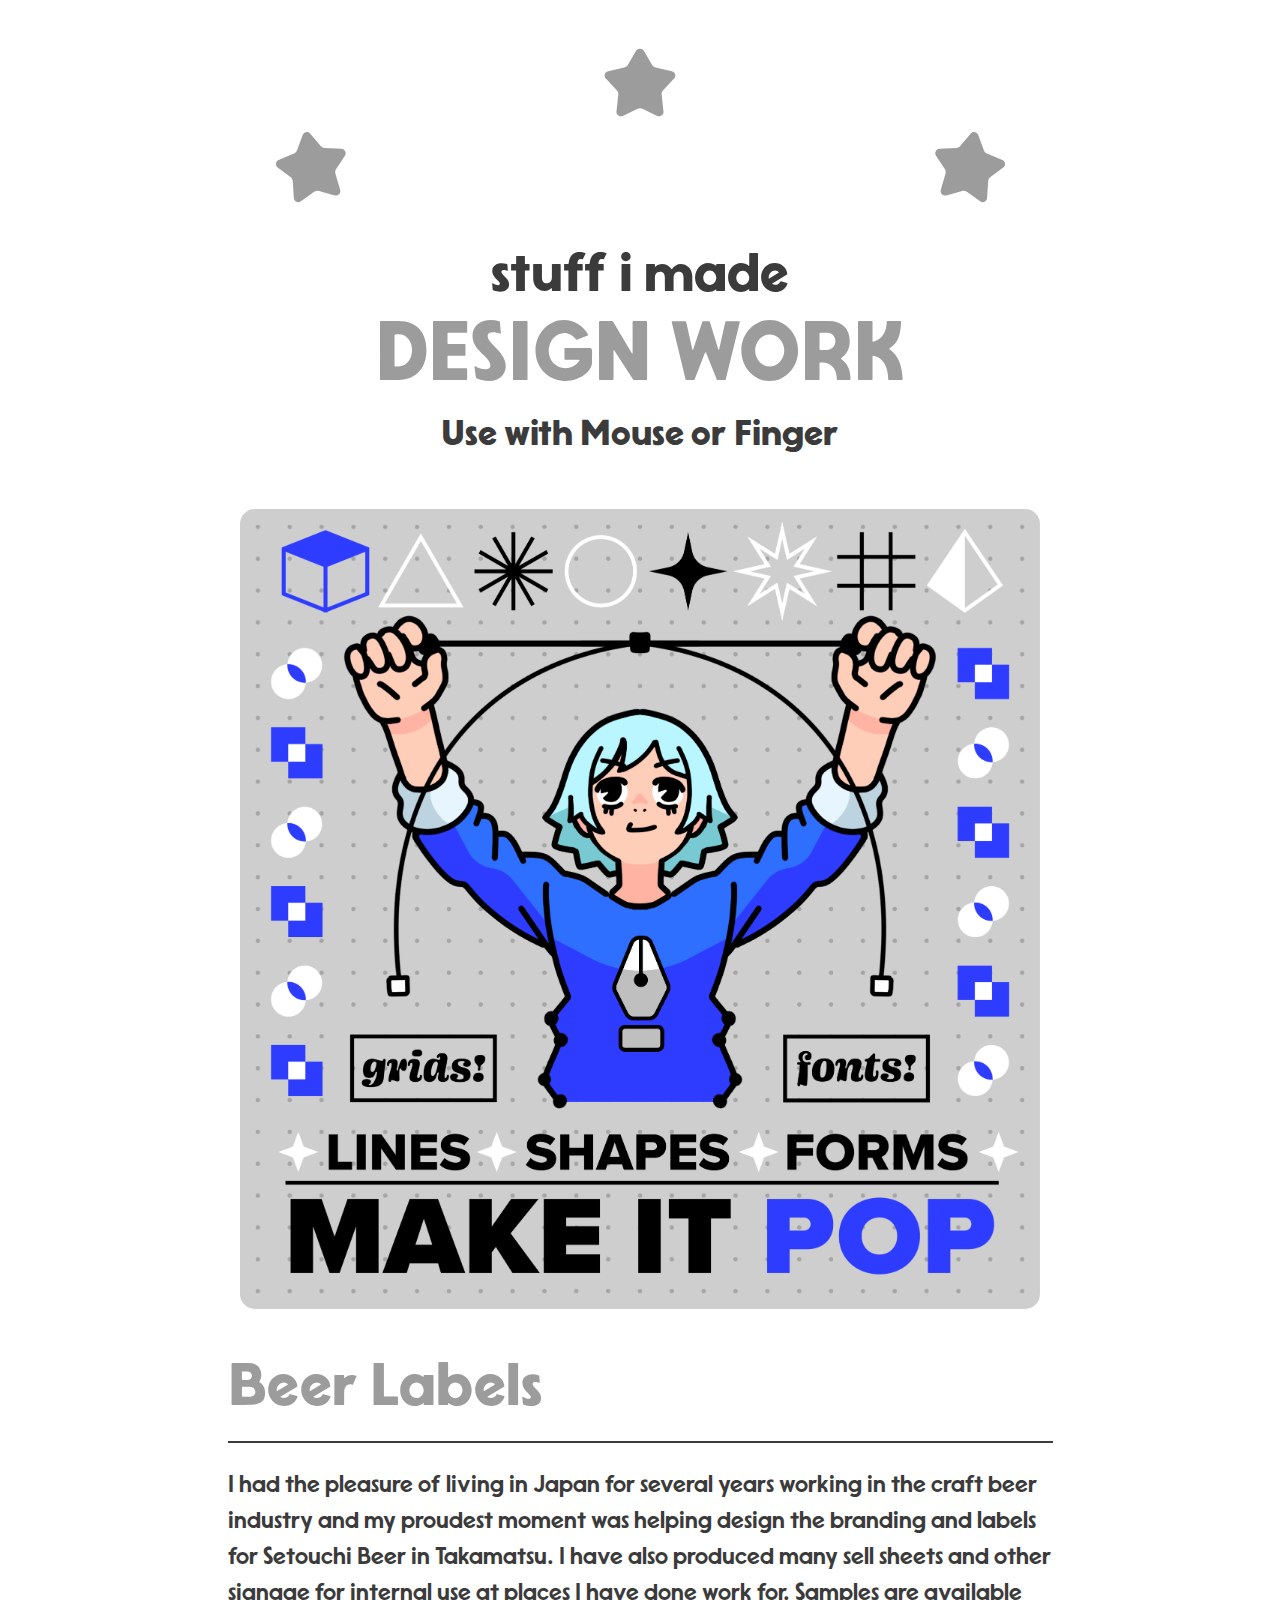
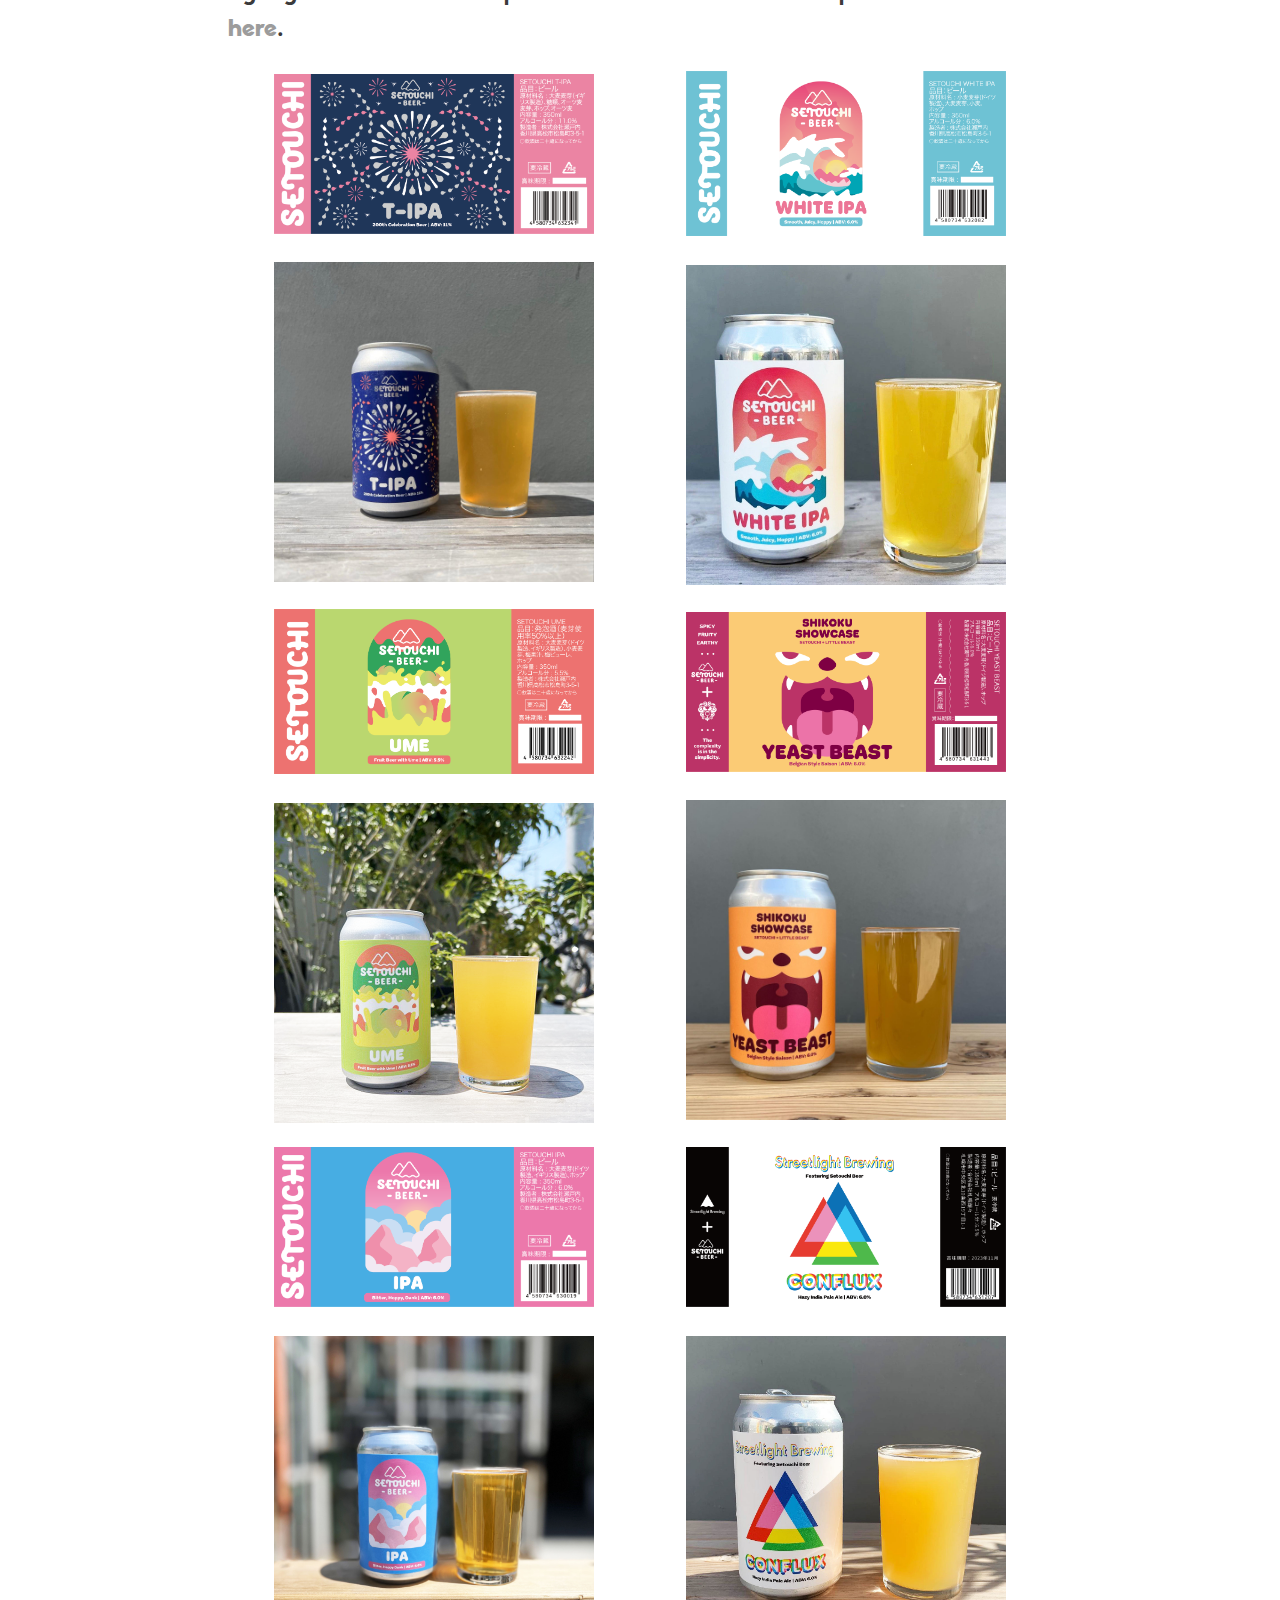
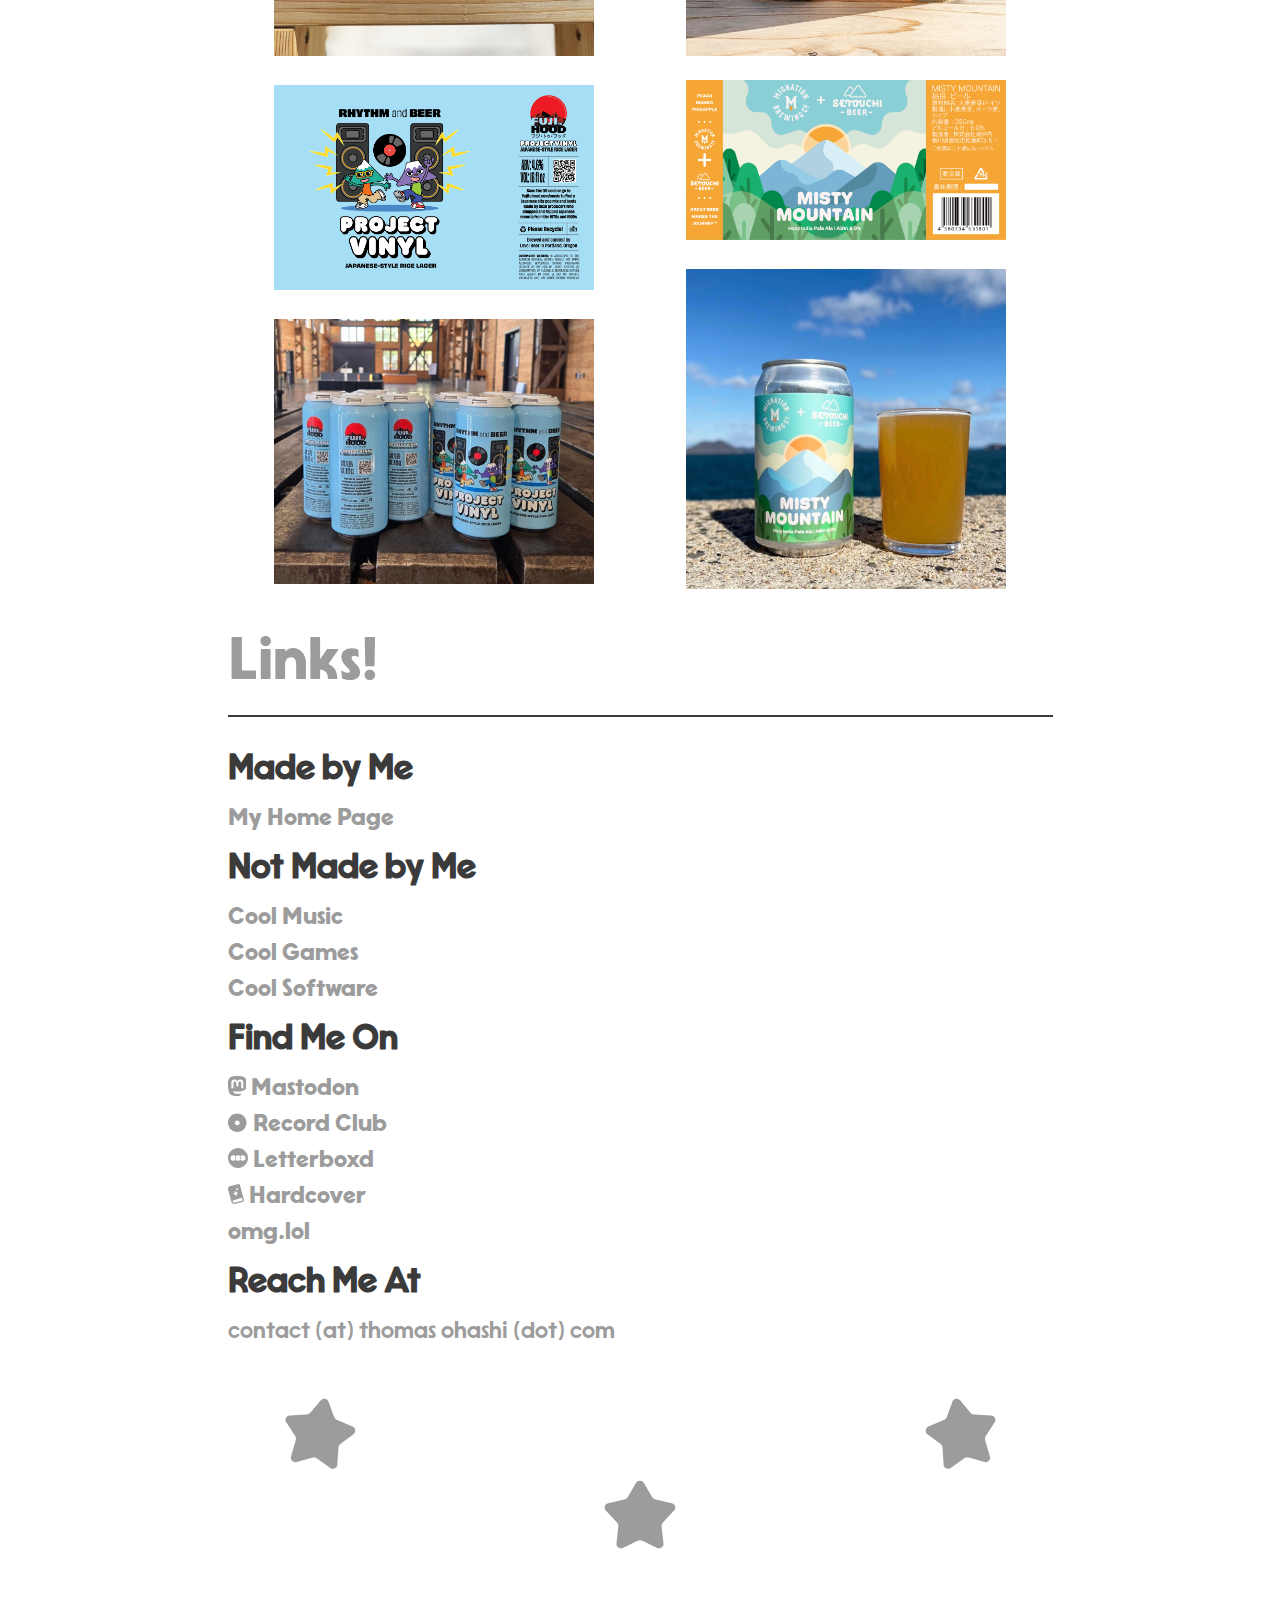
<file: work.html>
<!DOCTYPE html>
<html lang="en-US">
	<link rel="stylesheet" type="text/css" href="page styles/style.css" />
	<link rel="stylesheet" type="text/css" href="page styles/white.css" />
	<head>
		<meta charset="utf-8" />
		<meta name="viewport" content="width=device-width, initial-scale=1">
		<title>Thomas Ohashi - Design Work</title>
	</head>
	<body>
		<header>
			<div class="starbox" id="starbox1">
				<ul>
					<!-- Stars -->
					<li>
						<svg class="star" id="star7" viewBox="0 0 238.5 228.4">
							<path d="M182.6,226.4c-2.2,0-4.4-.5-6.4-1.5l-48.8-23.4c-2.5-1.2-5.3-1.8-8.1-1.8s-5.6.6-8.1,1.8l-48.8,23.4c-2,1-4.2,1.5-6.4,1.5-4.2,0-8.2-1.8-11.1-5-2.8-3.1-4.1-7.2-3.6-11.4l6-55.3c.6-5.5-1.2-10.9-5-14.9L6,101.4c-3.7-3.9-4.9-9.3-3.4-14.4,1.6-5.1,5.6-8.9,10.8-10.1l53.9-12.4c5-1.2,9.4-4.4,12-8.8l27-46.2c2.7-4.6,7.5-7.3,12.8-7.3s10.1,2.7,12.8,7.3l27,46.2c2.6,4.5,7,7.7,12,8.8l53.9,12.4c5.2,1.2,9.3,5,10.8,10.1s.3,10.5-3.4,14.4l-36.2,38.4c-3.8,4-5.6,9.4-5,14.9l6,55.3c.5,4.2-.8,8.3-3.6,11.4-2.8,3.2-6.9,5-11.1,5h0Z" />
						</svg>
					</li>
					<li>
						<svg class="star" id="star2" viewBox="0 0 238.5 228.4">
							<path d="M182.6,226.4c-2.2,0-4.4-.5-6.4-1.5l-48.8-23.4c-2.5-1.2-5.3-1.8-8.1-1.8s-5.6.6-8.1,1.8l-48.8,23.4c-2,1-4.2,1.5-6.4,1.5-4.2,0-8.2-1.8-11.1-5-2.8-3.1-4.1-7.2-3.6-11.4l6-55.3c.6-5.5-1.2-10.9-5-14.9L6,101.4c-3.7-3.9-4.9-9.3-3.4-14.4,1.6-5.1,5.6-8.9,10.8-10.1l53.9-12.4c5-1.2,9.4-4.4,12-8.8l27-46.2c2.7-4.6,7.5-7.3,12.8-7.3s10.1,2.7,12.8,7.3l27,46.2c2.6,4.5,7,7.7,12,8.8l53.9,12.4c5.2,1.2,9.3,5,10.8,10.1s.3,10.5-3.4,14.4l-36.2,38.4c-3.8,4-5.6,9.4-5,14.9l6,55.3c.5,4.2-.8,8.3-3.6,11.4-2.8,3.2-6.9,5-11.1,5h0Z" />
						</svg>
					</li>
					<li>
						<svg class="star" id="star3" viewBox="0 0 238.5 228.4">
							<path d="M182.6,226.4c-2.2,0-4.4-.5-6.4-1.5l-48.8-23.4c-2.5-1.2-5.3-1.8-8.1-1.8s-5.6.6-8.1,1.8l-48.8,23.4c-2,1-4.2,1.5-6.4,1.5-4.2,0-8.2-1.8-11.1-5-2.8-3.1-4.1-7.2-3.6-11.4l6-55.3c.6-5.5-1.2-10.9-5-14.9L6,101.4c-3.7-3.9-4.9-9.3-3.4-14.4,1.6-5.1,5.6-8.9,10.8-10.1l53.9-12.4c5-1.2,9.4-4.4,12-8.8l27-46.2c2.7-4.6,7.5-7.3,12.8-7.3s10.1,2.7,12.8,7.3l27,46.2c2.6,4.5,7,7.7,12,8.8l53.9,12.4c5.2,1.2,9.3,5,10.8,10.1s.3,10.5-3.4,14.4l-36.2,38.4c-3.8,4-5.6,9.4-5,14.9l6,55.3c.5,4.2-.8,8.3-3.6,11.4-2.8,3.2-6.9,5-11.1,5h0Z" />
						</svg>
					</li>
				</ul>
			</div>
			<span id="preheader">stuff i made</span>
			<h1 id="mainheader">
				DESIGN WORK
			</h1>
			<span id="postheader">Use with Mouse or Finger</span>
			<div class="headerimage">
				<img src="images/Pop.png" alt="Illustration: Person adjusting a vector curve with their hands, surrounded by 2D geometric shapes. Text: Grids, Fonts, Lines, Shapes, Forms, Make it pop." />
			</div>
		</header>
		<div class="section">
			<h2>Beer Labels</h2>
			<hr>
			<p>I had the pleasure of living in Japan for several years working in the craft beer industry and my proudest moment was helping design the branding and labels for Setouchi Beer in Takamatsu. I have also produced many sell sheets and other signage for internal use at places I have done work for. Samples are available <a href="https://kinopio.club/invite?spaceId=iUwL1NswuKBFP3NMPwYJi&readOnlyKey=0N0jcy21xHVQL3i1UfVhU&name=thomas-ohashi---additional-work">here</a>.</p>
			<ul class="gallery">
				<li class="gallery-item">
					<a href="images/beer-labels/Setouchi-200.png">
						<img src="images/beer-labels/Setouchi-200.png" alt="Setouchi T-IPA beer label" />
					</a>
					<br/>
					<a href="images/beer-photos/tipa-photo.jpg">
					<img src="images/beer-photos/tipa-photo.jpg" alt="Can of T-IPA beer with glass" />
					</a>
				</li>
				<li class="gallery-item">
					<a href="images/beer-labels/Setouchi-WhiteIPA.png">
						<img src="images/beer-labels/Setouchi-WhiteIPA.png" alt="Setouchi White IPA beer label" />
					</a>
					<br/>
					<a href="images/beer-photos/whiteipa-photo.jpg">
						<img src="images/beer-photos/whiteipa-photo.jpg" alt="Can of White IPA beer with glass" />
					</a>
				</li>
				<li class="gallery-item">
					<a href="images/beer-labels/Setouchi-Ume.png">
						<img src="images/beer-labels/Setouchi-Ume.png" alt ="Setouchi Ume beer label" />
					</a>
					<br/>
					<a href="images/beer-photos/ume-photo.png">
						<img class="gallery-top" src="images/beer-photos/ume-photo.png" alt="Can of Ume beer with glass" />
					</a>
				</li>
				<li class="gallery-item">
					<a href="images/beer-labels/LittleBeast-YeastBeast.png">
						<img src="images/beer-labels/LittleBeast-YeastBeast.png" alt="Little Beast x Setouchi Yeast Beast beer label" />
					</a>
					<br/>
					<a href="images/beer-photos/yeastbeast-photo.jpg">
						<img src="images/beer-photos/yeastbeast-photo.jpg" alt="Can of Yeast Beast beer with glass" />
					</a>
				</li>
				<li class="gallery-item">
					<a href="images/beer-labels/Setouchi-IPA.png">
						<img src="images/beer-labels/Setouchi-IPA.png" alt="Setouchi IPA beer label" />
					</a>
					<br/>
					<a href="images/beer-photos/ipa-photo.jpg">
						<img src="images/beer-photos/ipa-photo.jpg" alt="Can of IPA beer with glass" />
					</a>
				</li>
				<li class="gallery-item">
					<a href="images/beer-labels/Streetlight-Conflux.png">
						<img src="images/beer-labels/Streetlight-Conflux.png" alt="Streetlight x Setouchi Conflux beer label">
					</a>
					<br/>
					<a href="images/beer-photos/streetlight-conflux-photo.jpg">
						<img src="images/beer-photos/streetlight-conflux-photo.jpg" alt="Can of Streetlight Conflux beer with glass" />
					</a>
				</li>
				<li class="gallery-item">
					<a href="images/beer-labels/Fuji2Hood-ProjectVinyl.png">
						<img src="images/beer-labels/Fuji2Hood-ProjectVinyl.png" alt="Fuji to Hood beer label" />
					</a>
					<br/>
					<a href="images/beer-photos/Fuji2Hood-ProjectVinyl-Photo.jpg">
						<img src="images/beer-photos/Fuji2Hood-ProjectVinyl-Photo.jpg" alt="Cans of Fuji to Hood Project Vinyl beer" />
					</a>
				</li>
				<li class="gallery-item">
					<a href="images/beer-labels/Migration-MistyMountain.png">
						<img src="images/beer-labels/Migration-MistyMountain.png" alt="Migration x Stouchi Misty Mountain beer label" />
					</a>
					<br/>
					<a href="images/beer-photos/mistymountain-photo.jpg">
						<img src="images/beer-photos/mistymountain-photo.jpg" alt="Cans of Misty Mountain beer with glass" />
					</a>
				</li>
			</ul>
		</div>
		<footer>
			<h2>Links!</h2>
			<hr>
			<h3>Made by Me</h3>
			<ul>
				<li>
					<a href="index.html">My Home Page</a>
				</li>
			</ul>
			<h3>Not Made by Me</h3>
			<ul>
				<li>
					<a href="music.html">Cool Music</a>
				</li>
				<li>
					<a href="games.html">Cool Games</a>
				</li>
				<li>
					<a href="software.html">Cool Software</a>
				</li>
			</ul>
			<h3>Find Me On</h3>
			<ul>
				<li>
					<a href="https://social.lol/@thomasohashi">
						<svg class="icon" viewBox="0 0 173.1 185.6">
							<path d="M173.1,60.9c0-40.3-26.4-52.1-26.4-52.1C133.4,2.8,110.6.2,86.9,0h-.6c-23.7.2-46.6,2.8-59.9,8.9C26.4,8.9,0,20.7,0,60.9s-.2,20.2.1,31.9c1,39.4,7.2,78.2,43.6,87.8,16.8,4.4,31.2,5.4,42.8,4.7,21-1.2,32.9-7.5,32.9-7.5l-.7-15.3s-15,4.7-31.9,4.2c-16.7-.6-34.4-1.8-37.1-22.4-.2-1.8-.4-3.7-.4-5.8,0,0,16.4,4,37.3,5,12.7.6,24.7-.7,36.8-2.2,23.3-2.8,43.5-17.1,46-30.2,4-20.6,3.7-50.3,3.7-50.3ZM142,112.8h-19.3v-47.3c0-10-4.2-15-12.6-15s-13.9,6-13.9,17.9v25.9h-19.2v-25.9c0-11.9-4.7-17.9-13.9-17.9s-12.6,5.1-12.6,15v47.3h-19.3v-48.8c0-10,2.5-17.9,7.6-23.7,5.3-5.9,12.1-8.9,20.7-8.9s17.4,3.8,22.3,11.4l4.8,8.1,4.8-8.1c4.9-7.6,12.4-11.4,22.3-11.4s15.4,3,20.7,8.9c5.1,5.9,7.6,13.8,7.6,23.7v48.8Z"/>
						</svg>
						<span>Mastodon</span>
					</a>
				</li>
				<li>
					<a href="https://record.club/thomasohashi">
						<svg class="icon" viewBox="0 0 25 25">
							<path d="M11.5745 1.84851C5.1817 1.84851 0 7.03021 0 13.423C0 19.8158 5.1817 25 11.5745 25C17.9673 25 23.149 19.8183 23.149 13.423C23.149 7.0277 17.9698 1.84851 11.5745 1.84851ZM11.5745 16.671C9.86739 16.671 8.48258 15.2862 8.48258 13.5791C8.48258 11.872 9.86739 10.4872 11.5745 10.4872C13.2816 10.4872 14.6664 11.872 14.6664 13.5791C14.6664 15.2862 13.2816 16.671 11.5745 16.671Z" />
						</svg>
						<span>Record Club</span>
					</a>
				</li>
				<li>
					<a href="https://letterboxd.com/thomasohashi/">
						<svg class="icon" viewBox="0 0 500 500">
							<path d="M250,0C111.9,0,0,111.9,0,250s111.9,250,250,250,250-111.9,250-250S388.1,0,250,0ZM131.1,320c-38.7,0-70.1-31.3-70.1-70s31.4-70,70.1-70,47.1,13.2,59.5,33c-6.7,10.7-10.6,23.4-10.6,37s3.9,26.3,10.6,37c-12.4,19.8-34.4,33-59.5,33ZM250,320c-25.1,0-47.1-13.2-59.5-33,6.7-10.7,10.6-23.4,10.6-37s-3.9-26.3-10.6-37c12.4-19.8,34.4-33,59.5-33s47.1,13.2,59.5,33c-6.7,10.7-10.6,23.4-10.6,37s3.9,26.3,10.6,37c-12.4,19.8-34.4,33-59.5,33ZM368.9,320c-25.1,0-47.1-13.2-59.5-33,6.7-10.7,10.6-23.4,10.6-37s-3.9-26.3-10.6-37c12.4-19.8,34.4-33,59.5-33,38.7,0,70.1,31.3,70.1,70s-31.4,70-70.1,70Z"/>
						</svg>
						<span>Letterboxd</span>
					</a>
				</li>
				<li>
					<a href="https://hardcover.app/@thomasohashi">
						<svg class="icon" viewBox="0 0 50.9 63.6">
							<path d="M50.8,51.1l-1-3.8h0s-2.2-8.1-2.2-8.1h0s0,0,0,0L37.9,3.1c-.6-2.2-2.9-3.5-5.1-2.9L6.1,7.3c0,0,0,0-.1,0h0C1.7,8.5-.9,12.9.3,17.1l10.5,39.3s0,0,0,0l.3,1s0,0,0,0h0s0,0,0,0c1.2,4.4,5.8,7,10.2,5.9l26.6-7.1c2.2-.6,3.5-2.9,2.9-5.1ZM26.1,15.7l.5-.4c.3-.2.5-.6.5-1v-.5c.1-1.2,1.7-1.7,2.4-.6l.3.4c.2.3.6.5.9.6h.6c1.2.2,1.6,1.7.6,2.4l-.5.4c-.3.2-.5.6-.5,1v.5c-.1,1.2-1.7,1.7-2.4.6l-.3-.4c-.2-.3-.6-.5-.9-.6h-.6c-1.2-.2-1.6-1.7-.6-2.4ZM17.7,30.8l3.1-2.2c.3-.2.5-.6.5-1l.3-3.7c.1-1.2,1.7-1.7,2.4-.6l2.1,3.1c.2.3.6.5.9.6l3.8.4c1.2.1,1.6,1.7.6,2.4l-3.1,2.2c-.3.2-.5.6-.5,1l-.3,3.7c-.1,1.2-1.7,1.7-2.4.6l-2.1-3.1c-.2-.3-.6-.5-.9-.6l-3.8-.4c-1.2-.1-1.6-1.7-.6-2.4ZM20,59.3c-2.2.6-4.5-.7-5.1-2.9-.6-2.2.7-4.5,2.9-5.1l26.8-7.2h.2s2.1,8,2.1,8l-26.9,7.2Z"/>
						</svg>
						<span>Hardcover</span>
					</a>
				</li>
				<li>
					<a href="https://thomasohashi.omg.lol">
						omg.lol
					</a>
				</li>
			</ul>
			<h3>Reach Me At</h3>
			<span id="email">contact (at) thomas ohashi (dot) com</span>
			<div class="starbox" id="starbox2">
				<ul>
					<!-- Stars -->
					<li>
						<svg class="star" id="star4" viewBox="0 0 238.5 228.4">
							<path d="M182.6,226.4c-2.2,0-4.4-.5-6.4-1.5l-48.8-23.4c-2.5-1.2-5.3-1.8-8.1-1.8s-5.6.6-8.1,1.8l-48.8,23.4c-2,1-4.2,1.5-6.4,1.5-4.2,0-8.2-1.8-11.1-5-2.8-3.1-4.1-7.2-3.6-11.4l6-55.3c.6-5.5-1.2-10.9-5-14.9L6,101.4c-3.7-3.9-4.9-9.3-3.4-14.4,1.6-5.1,5.6-8.9,10.8-10.1l53.9-12.4c5-1.2,9.4-4.4,12-8.8l27-46.2c2.7-4.6,7.5-7.3,12.8-7.3s10.1,2.7,12.8,7.3l27,46.2c2.6,4.5,7,7.7,12,8.8l53.9,12.4c5.2,1.2,9.3,5,10.8,10.1s.3,10.5-3.4,14.4l-36.2,38.4c-3.8,4-5.6,9.4-5,14.9l6,55.3c.5,4.2-.8,8.3-3.6,11.4-2.8,3.2-6.9,5-11.1,5h0Z" />
						</svg>
					</li>
					<li>
						<svg class="star" id="star5" viewBox="0 0 238.5 228.4">
							<path d="M182.6,226.4c-2.2,0-4.4-.5-6.4-1.5l-48.8-23.4c-2.5-1.2-5.3-1.8-8.1-1.8s-5.6.6-8.1,1.8l-48.8,23.4c-2,1-4.2,1.5-6.4,1.5-4.2,0-8.2-1.8-11.1-5-2.8-3.1-4.1-7.2-3.6-11.4l6-55.3c.6-5.5-1.2-10.9-5-14.9L6,101.4c-3.7-3.9-4.9-9.3-3.4-14.4,1.6-5.1,5.6-8.9,10.8-10.1l53.9-12.4c5-1.2,9.4-4.4,12-8.8l27-46.2c2.7-4.6,7.5-7.3,12.8-7.3s10.1,2.7,12.8,7.3l27,46.2c2.6,4.5,7,7.7,12,8.8l53.9,12.4c5.2,1.2,9.3,5,10.8,10.1s.3,10.5-3.4,14.4l-36.2,38.4c-3.8,4-5.6,9.4-5,14.9l6,55.3c.5,4.2-.8,8.3-3.6,11.4-2.8,3.2-6.9,5-11.1,5h0Z" />
						</svg>
					</li>
					<li>
						<svg class="star" id="star6" viewBox="0 0 238.5 228.4">
							<path d="M182.6,226.4c-2.2,0-4.4-.5-6.4-1.5l-48.8-23.4c-2.5-1.2-5.3-1.8-8.1-1.8s-5.6.6-8.1,1.8l-48.8,23.4c-2,1-4.2,1.5-6.4,1.5-4.2,0-8.2-1.8-11.1-5-2.8-3.1-4.1-7.2-3.6-11.4l6-55.3c.6-5.5-1.2-10.9-5-14.9L6,101.4c-3.7-3.9-4.9-9.3-3.4-14.4,1.6-5.1,5.6-8.9,10.8-10.1l53.9-12.4c5-1.2,9.4-4.4,12-8.8l27-46.2c2.7-4.6,7.5-7.3,12.8-7.3s10.1,2.7,12.8,7.3l27,46.2c2.6,4.5,7,7.7,12,8.8l53.9,12.4c5.2,1.2,9.3,5,10.8,10.1s.3,10.5-3.4,14.4l-36.2,38.4c-3.8,4-5.6,9.4-5,14.9l6,55.3c.5,4.2-.8,8.3-3.6,11.4-2.8,3.2-6.9,5-11.1,5h0Z" />
						</svg>
					</li>
				</ul>
			</div>
		</footer>
	</body>
</html>
</file>
<file: page styles/style.css>
/*
  1. Use a more-intuitive box-sizing model.
*/
*, *::before, *::after {
  box-sizing: border-box;
}
/*
  2. Remove default margin
*/
* {
  margin: 0;
}
/*
  Typographic tweaks!
  3. Add accessible line-height
  4. Improve text rendering
*/
body {
  line-height: 1.5;
  -webkit-font-smoothing: antialiased;
}
/*
  5. Improve media defaults
*/
img, picture, video, canvas, svg {
  display: block;
  max-width: 100%;
}
/*
  6. Remove built-in form typography styles
*/
input, button, textarea, select {
  font: inherit;
}
/*
  7. Avoid text overflows
*/
p {
  overflow-wrap: break-word;
}
/*
  8. Create a root stacking context
*/
#root, #__next {
  isolation: isolate;
}

@font-face {
	font-family: "Cartridge Bold";
	src: url('../fonts/Cartridge-Bold.otf');
}

@font-face {
	font-family: "Cartridge Regular";
	src: url('../fonts/Cartridge-Regular.otf');
}

@font-face {
	font-family: "Mumbo";
	src: url('../fonts/MumboSSK.TTF');
}

@font-face {
	font-family: "Departure";
	src: url('../fonts/DepartureMono-Regular.otf')
}

html {
	background-repeat: no-repeat;
	min-height: 100vh;
	font-family: "Cartridge Regular", sans-serif, system-ui;
	font-size: 1.5em;
	font-weight: normal;
}

p {
	margin: 0.5em 0 0.5em 0;
}

hr {
	margin: 1em auto;
	width: 100%;
}

h1 {
	font-size: 3.5em;
	font-family: "Cartridge Bold", sans-serif, system-ui;
	text-align: center;
	line-height: 1;
	margin: 0.5em 0 0.125em 0;
}

h2 {
	font-size: 2.5em;
	font-family: "Cartridge Bold", sans-serif, system-ui;
	line-height: 1;
	margin: 0.5em 0 0.125em 0;

}

h3 {
	font-size: 1.5em;
	margin: 0.125em 0;
}

a {
	text-decoration: none;
	font-family: "Cartridge Bold", sans-serif, system-ui;
	transition: all .1s ease-in-out;
	display: inline-block;
}

#secret-playdate {
	color: rgb(59, 59, 59);
	transition: all .5s ease-in-out;
}

#secret-playdate:hover {
	transform: rotate(360deg) scale(1.1);
}

header {
	margin: 0 auto;
	justify-content: center;
	text-align: center;
	font-family: "Cartridge Bold", sans-serif, system-ui;
	max-width: 55ch;
	width: 80%;
}

#preheader {
	font-size: 2.25em;
	line-height: 1; 
}

#mainheader {
	margin-top: 0.125em;
}

#postheader {
	font-size: 1.5em;
}

.headerimage {
	margin: 2em auto;
	max-width: 800px;
}

.headerimage img {
	transition: all .1s ease-in-out;
	border-radius: 15px;
}

.headerimage img:hover {
	transform: scale(1.02);
	cursor: pointer;
}

.headerimage img:active {
	transform: scale(1.01);
}

.starbox {
	margin: 1em auto;
	justify-content: center;
	text-align: center;
	padding: 0 1em;
}

.starbox ul {
	height: 200px;
	padding: 0;
	display: flex;
	justify-content: space-between;
	list-style: none;
}

#starbox1 ul li:nth-child(1) {
	align-self: flex-end;
	transform: rotate(-10deg);
}

#starbox1 ul li:nth-child(3) {
	align-self: flex-end;
	transform: rotate(10deg);
}

#starbox2 ul li:nth-child(1) {
	transform: rotate(10deg);
}

#starbox2 ul li:nth-child(2) {
	align-self: flex-end;
}

#starbox2 ul li:nth-child(3) {
	transform: rotate(-10deg);
}

.star {
	padding: 1em;
	width: 5em;
	transition: all .15s ease-in-out;
}

#star1:hover {
	fill: white;
	transform: scale(1.1);
	filter: drop-shadow(0px 0px 0.5em white);
	cursor: pointer;
}

#star2:hover {
	fill: color(display-p3 0.738 0.932 1);
	transform: scale(1.1);
	filter: drop-shadow(0px 0px 0.5em color(display-p3 0.738 0.932 1));
	cursor: pointer;
}

#star3:hover {
	fill: color(display-p3 0.801 1 0.626);
	transform: scale(1.1);
	filter: drop-shadow(0px 0px 0.5em color(display-p3 0.801 1 0.626));
	cursor: pointer;
}

#star4:hover {
	fill: color(display-p3 1 0.84 0.57);
	transform: scale(1.1);
	filter: drop-shadow(0px 0px 0.6em color(display-p3 1 0.84 0.57));
	cursor: pointer;
}

#star5:hover {
	fill: color(display-p3 1 0.663 0.663);
	transform: scale(1.1);
	filter: drop-shadow(0px 0px 0.5em color(display-p3 1 0.663 0.663));
	cursor: pointer;
}

#star6:hover {
	fill: color(display-p3 0.952 0.663 1);
	transform: scale(1.1);
	filter: drop-shadow(0px 0px 0.5em color(display-p3 0.952 0.663 1));
	cursor: pointer;
}

#star7:hover {
	fill: black;
	transform: scale(1.1);
	filter: drop-shadow(0px 0px 0.5em black);
	cursor: pointer;
}

#star1:active, #star2:active, #star3:active, #star4:active, #star5:active, #star6:active, #star7:active {
	transform: scale(1);
}

.section {
	width: 80%;
	max-width: 55ch;
	margin: 1em auto;
	display: block;
	flex-direction: column;
}

/* Gallery */

.gallery {
	margin: 0 auto;
	display: flex;
	list-style-type: none;
	padding-inline-start: 0;
	align-items: center;
	text-align: center;
	flex-wrap: wrap;
	justify-content: space-around;
}

.gallery a:hover {
	text-shadow: none;
	transform: translateY(-5px) scale(1);
}

.gallery-item {
	position: relative;
	margin: 0.5em;
	display: flex;
	flex-direction: column;
	line-height: 1.2;
	transition: all 0.1s ease-in;
	width: 320px;
}

.gallery-item:active {
	transform: translateY(0);
}

.gallery-extra {
	visibility: hidden;
	position: absolute;
	background: white;
	padding: 0 0.75em;
	top: 0;
	right: 0;
	bottom: 0;
	left: 0;
	opacity: 0;
	align-content: center;
	justify-content: center;
	transition: opacity .2s, visibility .2s;
	margin: 0;
}

.gallery-image {
	position: relative;
	margin: 0 auto 0.5em auto;
}

.gallery img {
	max-height: 420px;
}

.gallery-image:hover .gallery-extra {
	visibility: visible;
	opacity: 1;
}

.gallery-head {
	line-height: 1em;
	font-family: "Cartridge Bold", sans-serif, system-ui;
	font-size: 1.2em;
	margin-bottom: 0.125em;
}

.gallery-subhead {
	font-size: 0.875em;
	font-family: "Cartridge Bold";
}

/* Other Media */

.bandcamp {
	margin: 0.5em auto;
}

.youtube {
	margin: 0.5em auto;	
	aspect-ratio: 16 / 9;
	width: 100%;
}

table {
	display: block;
}

th {
	text-align: start;
	padding-right: 1em;
	font-weight: normal;
	font-family: "Cartridge Bold", sans-serif, system-ui;
}

tr {
	vertical-align: top;
	padding: 1em;
}

.game-info {
	margin: 0 auto;
	width: 75%;
}

footer {
	margin: 1em auto;
	max-width: 55ch;
	width: 80%;
}

footer ul {
	list-style: none;
	padding-inline-start: 0;
}

.icon {
	height: 20px;
	display: inline;
	vertical-align: -0.0625em;
}

@media only screen and (max-width: 859px) {
	.section {
		text-align: center;
	}
}

@media only screen and (max-width: 550px) {	
	.star {
		padding: 0.75em;
	}
}

@media only screen and (max-width: 400px) {
	h1 {
		font-size: 2.5em;
	}
	h2 {
		font-size: 2em;
	}
	#preheader {
		font-size: 1.75em;
	}
	#postheader {
		font-size: 1em;
	}
	.starbox ul {
		height: 150px;
	}
	.star {
		padding: 0.5em;
	}
	.gallery-extra {
		font-size: 0.75em;
	}
}
</file>
<file: page styles/yellow.css>
html {
	background: black;
	color: white;
}

h1, h2, a, .gallery-subhead {
	color: color(display-p3 1 0.908 0.374);
}

a:hover {
	transform: scale(1.05);
	text-shadow: 0 0 .125em color(display-p3 1 0.908 0.374);
}

.star, .icon {
	fill: color(display-p3 1 0.908 0.374);
}

hr {
	border: 1px solid white;
}

#email {
	color: color(display-p3 1 0.908 0.374);
}
</file>
<file: page styles/red.css>
html {
	background: color(display-p3 0.827 0.827 0.827);
	color: black;
}

h1, h2, a, .gallery-head {
	color: color(display-p3 0.877 0.07 0);
}

a:hover {
	text-shadow: 0 0 .125em color(display-p3 0.877 0.07 0 / 50%);
}

.star, .icon {
	fill: color(display-p3 0.877 0.07 0);
}

hr {
	border: 1px solid black;
}

#email {
	color: color(display-p3 0.877 0.07 0);
}
</file>
<file: page styles/purple.css>
html {
	background: color(display-p3 0.97 0.873 1);
	color: rgb(59, 59, 59);
}

h1, h2, a, .gallery-head {
	color: color(display-p3 0.873 0.419 1);
}

a:hover {
	transform: scale(1.05);
	text-shadow: 0 0 .125em color(display-p3 0.873 0.419 1);
}

.star, .icon {
	fill: color(display-p3 0.873 0.419 1);
}

hr {
	border: 1px solid rgb(59, 59, 59);
}

table {
	background: color(display-p3 0.873 0.419 1);
	padding: 0.5em;
	font-size: 0.85em;
	width: 50%;
	color: color(display-p3 0.97 0.873 1);
	border-radius: 10px;
}

#email {
	color: color(display-p3 0.873 0.419 1);
}
</file>
<file: page styles/playdate.css>
html {
	background: color(display-p3 1 0.784 0.2);
	color: color(display-p3 0.192 0.184 0.157);
}

h1, h2, a {
	color: color(display-p3 0.192 0.184 0.157);
}

a:hover {
	transform: scale(1.05);
	text-shadow: 0 0 .125em color(display-p3 0.192 0.184 0.157 / 50%);
}

.star {
	fill: color(display-p3 0.192 0.184 0.157);
}

hr {
	border: 1px solid color(display-p3 0.192 0.184 0.157);
}
</file>
<file: page styles/blue.css>
html {
	background: color(display-p3 0 0.518 1);
	color: white;
}

h1, h2, a, .gallery-subhead {
	color: color(display-p3 0.419 0.921 1);
}

a:hover {
	text-shadow: 0 0 .125em color(display-p3 0.419 0.921 1);
}

.star, .icon {
	fill: color(display-p3 0.419 0.921 1);
}

hr {
	border: 1px solid white;
}

#email {
	color: color(display-p3 0.419 0.921 1);
}
</file>
<file: page styles/white.css>
html {
	background: rgb(255, 255, 255);
	color: rgb(59, 59, 59);
}

h1, h2, a, .gallery-subhead {
	color: rgb(156, 156, 156);
}

a:hover {
	transform: scale(1.05);
	text-shadow: 0 0 .125em rgba(156, 156, 156, 0.503);
}

.star, .icon {
	fill: rgb(156, 156, 156);
}

hr {
	border: 1px solid rgb(59, 59, 59);
}

#email {
	color: rgb(156, 156, 156);
}
</file>
